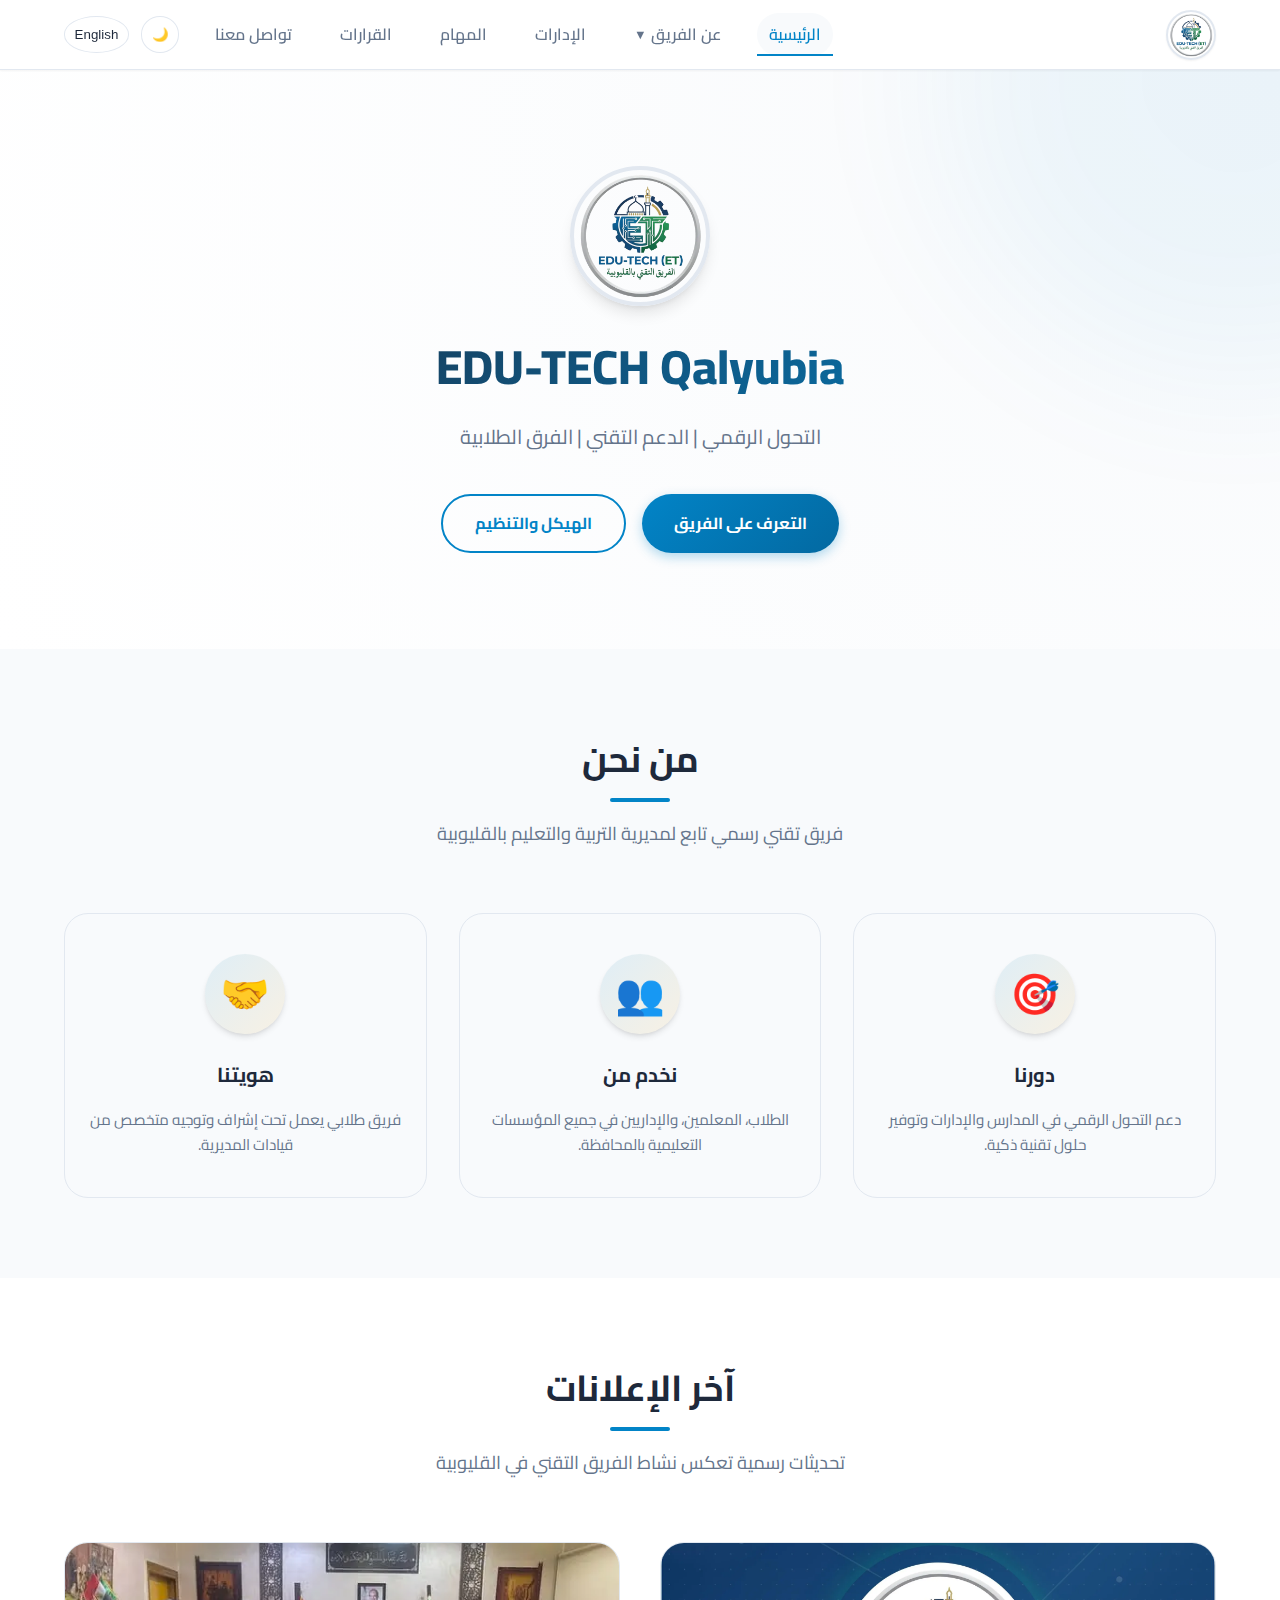
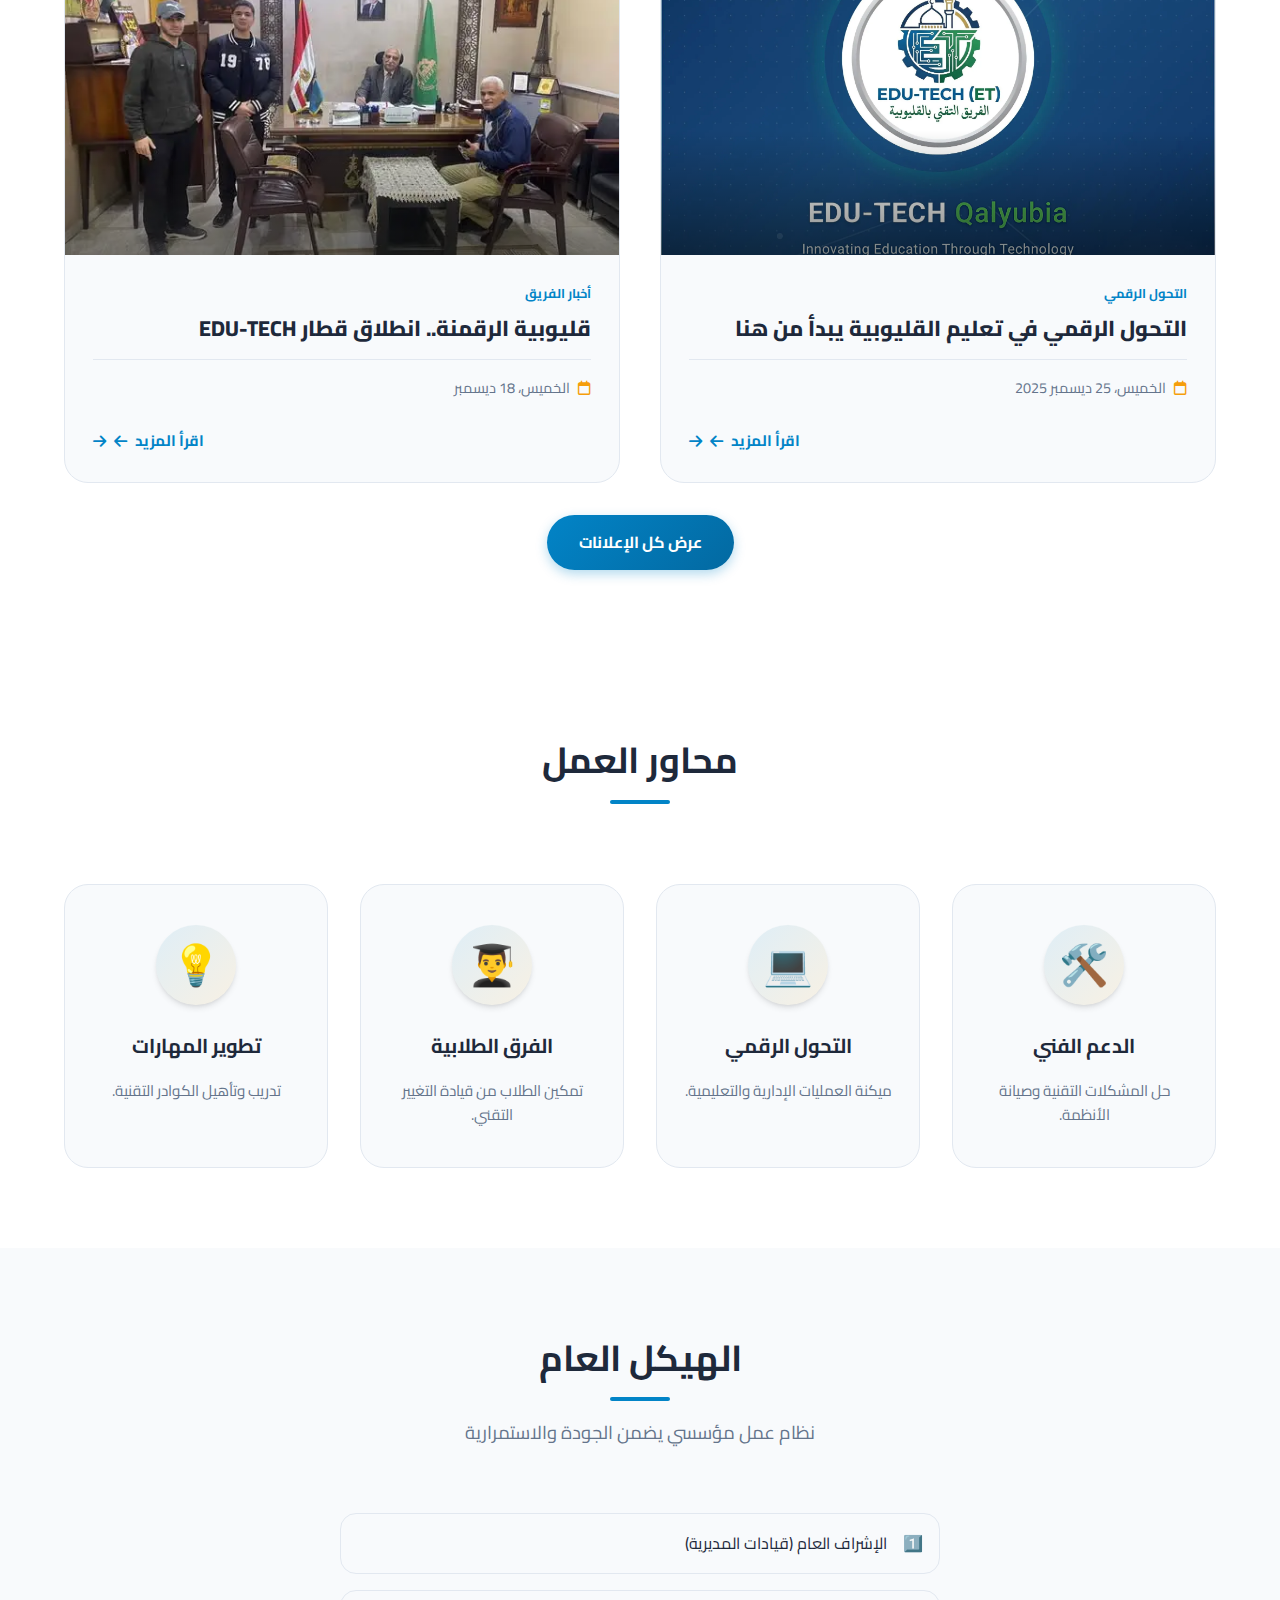
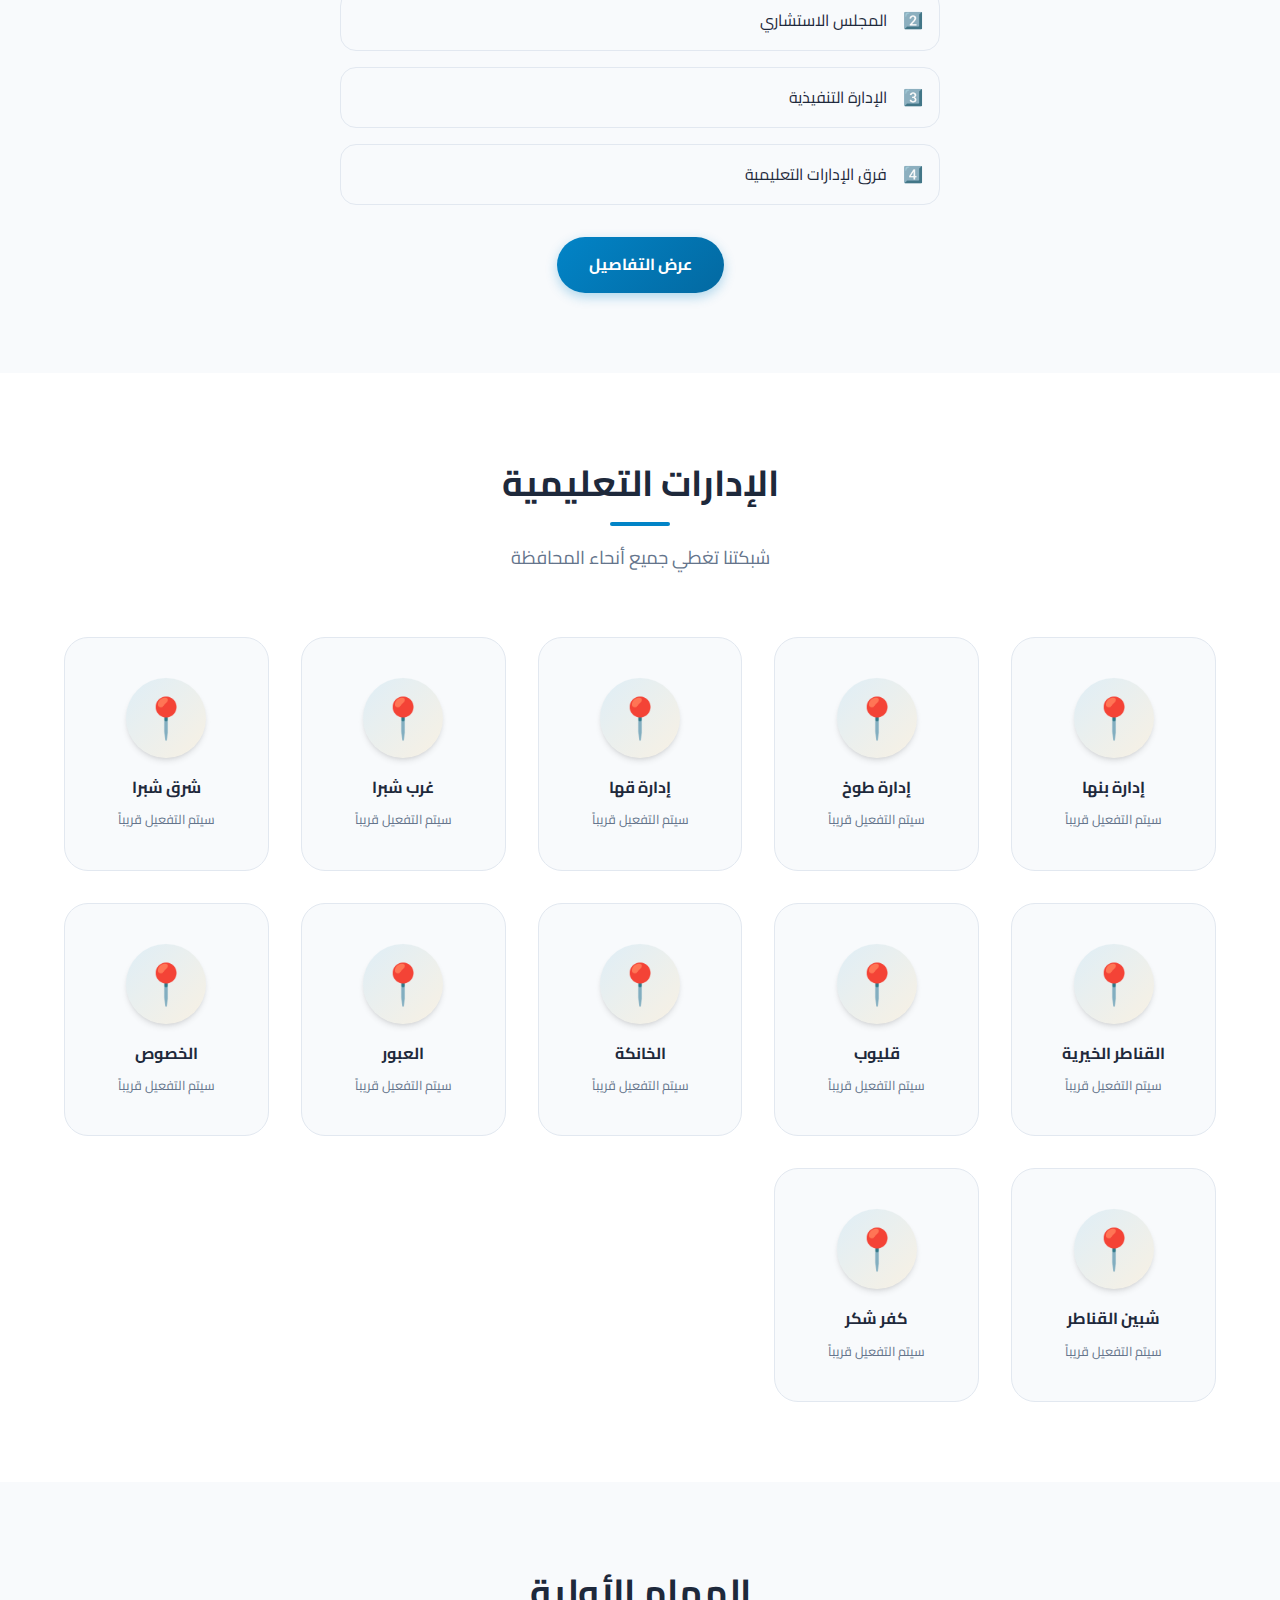
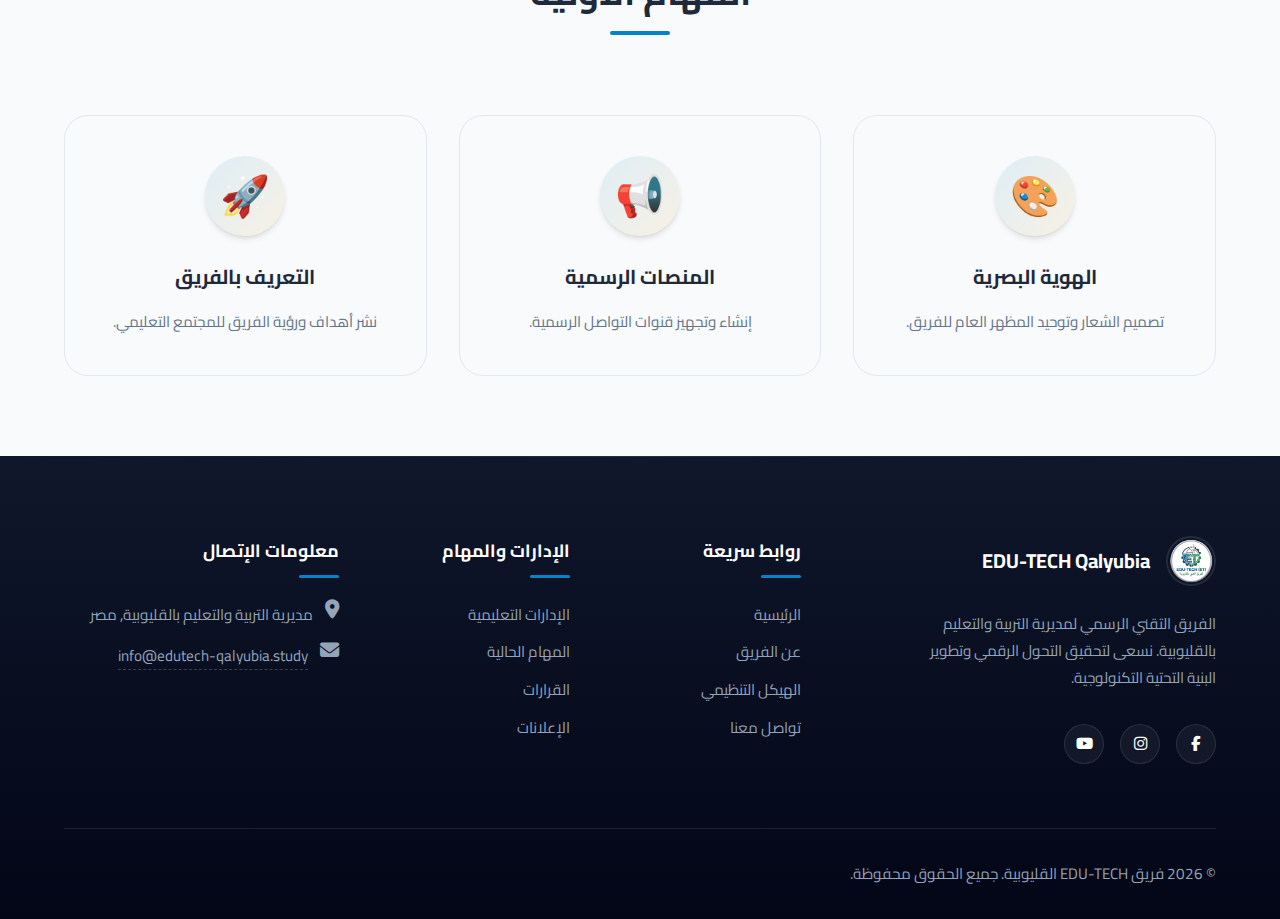
<file: index.html>
<!DOCTYPE html>
<html lang="ar" dir="rtl">
<head>
    <meta charset="UTF-8">
    <meta name="viewport" content="width=device-width, initial-scale=1.0">
    <title>EDU-TECH Qalyubia (ET)</title>
    <meta name="description" content="Edu-Tech Qalyubia الفريق التقني الرسمي لمديرية التربية والتعليم بالقليوبية، مصر. بقيادة حسين يحيي حسين. نسعى لتحقيق التحول الرقمي وتطوير التعليم.">
    <link rel="preconnect" href="https://fonts.googleapis.com">
    <link rel="preconnect" href="https://fonts.gstatic.com" crossorigin>
    <link href="https://fonts.googleapis.com/css2?family=Cairo:wght@400;600;700&family=Inter:wght@400;600;700&display=swap" rel="stylesheet">
    <link rel="stylesheet" href="assets/css/style.css">
    <link rel="icon" type="image/png" sizes="96x96" href="assets/images/favicon.png">
    <link rel="stylesheet" href="https://cdnjs.cloudflare.com/ajax/libs/font-awesome/6.4.0/css/all.min.css">
    <script async src="https://www.googletagmanager.com/gtag/js?id=G-F6LTPEJK5V"></script>
    <script id="Cookiebot" src="https://consent.cookiebot.com/uc.js" data-cbid="67b76bf8-85f2-4d11-9f51-991c5b2c23f1" type="text/javascript" async></script>
    <script>
      window.dataLayer = window.dataLayer || [];
      function gtag(){dataLayer.push(arguments);}
      gtag('js', new Date());
      gtag('config', 'G-F6LTPEJK5V');
    </script>
</head>
<body>
    <header class="header">
        <div class="container">
            <a href="index" class="logo">
                <img src="assets/images/logo.webp" width="2813" height="2813" alt="EDU-TECH Qalyubia" loading="lazy">
            </a>

            <div class="hamburger" id="hamburger">
                <span class="bar"></span>
                <span class="bar"></span>
                <span class="bar"></span>
            </div>

            <nav class="nav-menu" id="nav-menu">
                <a href="index" class="nav-link active">
                    <span class="lang-ar">الرئيسية</span>
                    <span class="lang-en">Home</span>
                </a>
                
                <div class="dropdown">
                    <a href="about" class="nav-link dropdown-toggle">
                        <span class="lang-ar">عن الفريق</span>
                        <span class="lang-en">About Team</span>
                        <span class="dropdown-arrow">▼</span>
                    </a>
                    <div class="dropdown-menu">
                        <a href="about" class="dropdown-item">
                            <span class="lang-ar">عن الفريق</span>
                            <span class="lang-en">About Team</span>
                        </a>
                        <a href="team" class="dropdown-item">
                            <span class="lang-ar">الأعضاء</span>
                            <span class="lang-en">Members</span>
                        </a>
                        <a href="structure" class="dropdown-item">
                            <span class="lang-ar">الهيكل التنظيمي</span>
                            <span class="lang-en">Structure</span>
                        </a>
                    </div>
                </div>

                <a href="administrations" class="nav-link">
                    <span class="lang-ar">الإدارات</span>
                    <span class="lang-en">Administrations</span>
                </a>
                <a href="tasks" class="nav-link">
                    <span class="lang-ar">المهام</span>
                    <span class="lang-en">Tasks</span>
                </a>
                <a href="decisions" class="nav-link">
                    <span class="lang-ar">القرارات</span>
                    <span class="lang-en">Decisions</span>
                </a>
                <a href="contact" class="nav-link">
                    <span class="lang-ar">تواصل معنا</span>
                    <span class="lang-en">Contact</span>
                </a>
                
                <div class="controls">
                    <button id="theme-toggle" class="btn-icon" aria-label="Toggle Theme">🌙</button>
                    <button id="lang-toggle" class="btn-icon" aria-label="Toggle Language">English</button>
                </div>
            </nav>
        </div>
    </header>

    <main>
        <!-- 1. Hero Section -->
        <section class="hero">
            <div class="container animate-fade-in">
                <img src="assets/images/logo-small.webp" width="500" height="500" alt="EDU-TECH Qalyubia Logo" class="hero-logo">
                <h1 class="hero-title">
                    <span class="lang-ar">EDU-TECH Qalyubia</span>
                    <span class="lang-en">EDU-TECH Qalyubia</span>
                </h1>
                <p class="hero-subtitle">
                    <span class="lang-ar">التحول الرقمي | الدعم التقني | الفرق الطلابية</span>
                    <span class="lang-en">Digital Transformation | Technical Support | Student Teams</span>
                </p>
                <div class="hero-actions">
                    <a href="about" class="btn btn-primary">
                        <span class="lang-ar">التعرف على الفريق</span>
                        <span class="lang-en">About the Team</span>
                    </a>
                    <a href="structure" class="btn btn-outline">
                        <span class="lang-ar">الهيكل والتنظيم</span>
                        <span class="lang-en">Organization Structure</span>
                    </a>
                </div>
            </div>
        </section>

        <!-- 2. Brief About Section -->
        <section class="features" style="background-color: var(--surface);">
            <div class="container">
                <div class="section-header">
                    <h2>
                        <span class="lang-ar">من نحن</span>
                        <span class="lang-en">Who We Are</span>
                    </h2>
                    <p>
                        <span class="lang-ar">فريق تقني رسمي تابع لمديرية التربية والتعليم بالقليوبية</span>
                        <span class="lang-en">Official technical team of Qalyubia Directorate of Education</span>
                    </p>
                </div>
                <div class="grid-3">
                    <div class="modern-card">
                        <div class="icon-box">🎯</div>
                        <h3>
                            <span class="lang-ar">دورنا</span>
                            <span class="lang-en">Our Role</span>
                        </h3>
                        <p>
                            <span class="lang-ar">دعم التحول الرقمي في المدارس والإدارات وتوفير حلول تقنية ذكية.</span>
                            <span class="lang-en">Supporting digital transformation in schools and administrations and providing smart technical solutions.</span>
                        </p>
                    </div>
                    <div class="modern-card">
                        <div class="icon-box">👥</div>
                        <h3>
                            <span class="lang-ar">نخدم من</span>
                            <span class="lang-en">Who We Serve</span>
                        </h3>
                        <p>
                            <span class="lang-ar">الطلاب، المعلمين، والإداريين في جميع المؤسسات التعليمية بالمحافظة.</span>
                            <span class="lang-en">Students, teachers, and administrators in all educational institutions in the governorate.</span>
                        </p>
                    </div>
                    <div class="modern-card">
                        <div class="icon-box">🤝</div>
                        <h3>
                            <span class="lang-ar">هويتنا</span>
                            <span class="lang-en">Our Identity</span>
                        </h3>
                        <p>
                            <span class="lang-ar">فريق طلابي يعمل تحت إشراف وتوجيه متخصص من قيادات المديرية.</span>
                            <span class="lang-en">A student team working under specialized supervision and guidance from Directorate leaders.</span>
                        </p>
                    </div>
                </div>
            </div>
        </section>

        <section class="features">
            <div class="container animate-fade-in">
                <div class="section-header">
                    <h2>
                        <span class="lang-ar">آخر الإعلانات</span>
                        <span class="lang-en">Latest Announcements</span>
                    </h2>
                    <p>
                        <span class="lang-ar">تحديثات رسمية تعكس نشاط الفريق التقني في القليوبية</span>
                        <span class="lang-en">Official updates reflecting the team's activity in Qalyubia</span>
                    </p>
                </div>
                <div class="news-list">
                    <article class="news-card">
                        <div class="news-image-wrapper">
                            <img src="assets/images/Thursday,_December_25,_2025_at_8_12_PM.webp" width="2048" height="2025" alt="التحول الرقمي في تعليم القليوبية يبدأ من هنا" class="news-image">
                            <div class="news-overlay"></div>
                        </div>
                        <div class="news-content">
                            <span class="news-category">
                                <span class="lang-ar">التحول الرقمي</span>
                                <span class="lang-en">Digital Transformation</span>
                            </span>
                            <h3 class="news-title">
                                <span class="lang-ar">التحول الرقمي في تعليم القليوبية يبدأ من هنا</span>
                                <span class="lang-en">Digital Transformation in Qalyubia Education Starts Here</span>
                            </h3>
                            <div class="news-meta">
                                <i class="fa-regular fa-calendar"></i>
                                <span class="lang-ar">الخميس، 25 ديسمبر 2025</span>
                                <span class="lang-en">Thu, Dec 25, 2025</span>
                            </div>
                        </div>
                        <div class="news-actions">
                            <a href="news-digital-transformation-qalyubia-starts-here" class="btn-news">
                                <span class="lang-ar">اقرأ المزيد</span>
                                <span class="lang-en">Read More</span>
                                <i class="fa-solid fa-arrow-left lang-ar-only"></i>
                                <i class="fa-solid fa-arrow-right lang-en-only"></i>
                            </a>
                        </div>
                    </article>

                    <article class="news-card">
                        <div class="news-image-wrapper">
                            <img src="assets/images/December_18_at_1_59_PM_.webp" width="590" height="443" alt="قليوبية الرقمنة.. انطلاق قطار EDU-TECH" class="news-image" loading="lazy">
                            <div class="news-overlay"></div>
                        </div>
                        <div class="news-content">
                            <span class="news-category">
                                <span class="lang-ar">أخبار الفريق</span>
                                <span class="lang-en">Team News</span>
                            </span>
                            <h3 class="news-title">
                                <span class="lang-ar">قليوبية الرقمنة.. انطلاق قطار EDU-TECH</span>
                                <span class="lang-en">Qalyubia Digitization.. EDU-TECH Train Launches</span>
                            </h3>
                            <div class="news-meta">
                                <i class="fa-regular fa-calendar"></i>
                                <span class="lang-ar">الخميس، 18 ديسمبر</span>
                                <span class="lang-en">Thu, Dec 18</span>
                            </div>
                        </div>
                        <div class="news-actions">
                            <a href="news-qalyubia-digitization-et-launch" class="btn-news">
                                <span class="lang-ar">اقرأ المزيد</span>
                                <span class="lang-en">Read More</span>
                                <i class="fa-solid fa-arrow-left lang-ar-only"></i>
                                <i class="fa-solid fa-arrow-right lang-en-only"></i>
                            </a>
                        </div>
                    </article>
                </div>
                <div style="text-align: center; margin-top: 2rem;">
                    <a href="announcements" class="btn btn-primary">
                        <span class="lang-ar">عرض كل الإعلانات</span>
                        <span class="lang-en">View All Announcements</span>
                    </a>
                </div>
            </div>
        </section>

        <!-- 3. Work Pillars -->
        <section class="features">
            <div class="container">
                <div class="section-header">
                    <h2>
                        <span class="lang-ar">محاور العمل</span>
                        <span class="lang-en">Focus Areas</span>
                    </h2>
                </div>
                <div class="grid-3" style="grid-template-columns: repeat(auto-fit, minmax(250px, 1fr));">
                    <div class="modern-card">
                        <div class="icon-box">🛠️</div>
                        <h3>
                            <span class="lang-ar">الدعم الفني</span>
                            <span class="lang-en">Technical Support</span>
                        </h3>
                        <p>
                            <span class="lang-ar">حل المشكلات التقنية وصيانة الأنظمة.</span>
                            <span class="lang-en">Solving technical problems and system maintenance.</span>
                        </p>
                    </div>
                    <div class="modern-card">
                        <div class="icon-box">💻</div>
                        <h3>
                            <span class="lang-ar">التحول الرقمي</span>
                            <span class="lang-en">Digital Transformation</span>
                        </h3>
                        <p>
                            <span class="lang-ar">ميكنة العمليات الإدارية والتعليمية.</span>
                            <span class="lang-en">Digitizing administrative and educational processes.</span>
                        </p>
                    </div>
                    <div class="modern-card">
                        <div class="icon-box">👨‍🎓</div>
                        <h3>
                            <span class="lang-ar">الفرق الطلابية</span>
                            <span class="lang-en">Student Teams</span>
                        </h3>
                        <p>
                            <span class="lang-ar">تمكين الطلاب من قيادة التغيير التقني.</span>
                            <span class="lang-en">Empowering students to lead technical change.</span>
                        </p>
                    </div>
                    <div class="modern-card">
                        <div class="icon-box">💡</div>
                        <h3>
                            <span class="lang-ar">تطوير المهارات</span>
                            <span class="lang-en">Skill Development</span>
                        </h3>
                        <p>
                            <span class="lang-ar">تدريب وتأهيل الكوادر التقنية.</span>
                            <span class="lang-en">Training and qualifying technical cadres.</span>
                        </p>
                    </div>
                </div>
            </div>
        </section>

        <!-- 4. Structure Preview -->
        <section class="features" style="background-color: var(--surface);">
            <div class="container">
                <div class="section-header">
                    <h2>
                        <span class="lang-ar">الهيكل العام</span>
                        <span class="lang-en">Organizational Structure</span>
                    </h2>
                    <p>
                        <span class="lang-ar">نظام عمل مؤسسي يضمن الجودة والاستمرارية</span>
                        <span class="lang-en">Institutional work system ensuring quality and continuity</span>
                    </p>
                </div>
                
                <div style="max-width: 600px; margin: 0 auto 2rem; display: flex; flex-direction: column; gap: 1rem;">
                    <div class="card" style="padding: 1rem; display: flex; align-items: center; gap: 1rem;">
                        <span>1️⃣</span>
                        <span>
                            <span class="lang-ar">الإشراف العام (قيادات المديرية)</span>
                            <span class="lang-en">General Supervision (Directorate Leaders)</span>
                        </span>
                    </div>
                    <div class="card" style="padding: 1rem; display: flex; align-items: center; gap: 1rem;">
                        <span>2️⃣</span>
                        <span>
                            <span class="lang-ar">المجلس الاستشاري</span>
                            <span class="lang-en">Advisory Board</span>
                        </span>
                    </div>
                    <div class="card" style="padding: 1rem; display: flex; align-items: center; gap: 1rem;">
                        <span>3️⃣</span>
                        <span>
                            <span class="lang-ar">الإدارة التنفيذية</span>
                            <span class="lang-en">Executive Management</span>
                        </span>
                    </div>
                    <div class="card" style="padding: 1rem; display: flex; align-items: center; gap: 1rem;">
                        <span>4️⃣</span>
                        <span>
                            <span class="lang-ar">فرق الإدارات التعليمية</span>
                            <span class="lang-en">Educational Administration Teams</span>
                        </span>
                    </div>
                </div>
                
                <div style="text-align: center;">
                    <a href="structure" class="btn btn-primary">
                        <span class="lang-ar">عرض التفاصيل</span>
                        <span class="lang-en">View Details</span>
                    </a>
                </div>
            </div>
        </section>

        <!-- 5. Educational Administrations -->
        <section class="features">
            <div class="container">
                <div class="section-header">
                    <h2>
                        <span class="lang-ar">الإدارات التعليمية</span>
                        <span class="lang-en">Educational Administrations</span>
                    </h2>
                    <p>
                        <span class="lang-ar">شبكتنا تغطي جميع أنحاء المحافظة</span>
                        <span class="lang-en">Our network covers the entire governorate</span>
                    </p>
                </div>
                <div class="grid-3" style="grid-template-columns: repeat(auto-fill, minmax(200px, 1fr));">
                    <div class="modern-card">
                        <div class="icon-box" style="margin-bottom: 1rem;">📍</div>
                        <h4 style="margin-bottom: 0.5rem;">
                            <span class="lang-ar">إدارة بنها</span>
                            <span class="lang-en">Benha Admin</span>
                        </h4>
                        <p style="font-size: 0.8rem; color: var(--text-muted); margin: 0;">
                            <span class="lang-ar">سيتم التفعيل قريباً</span>
                            <span class="lang-en">Coming Soon</span>
                        </p>
                    </div>
                    <div class="modern-card">
                        <div class="icon-box" style="margin-bottom: 1rem;">📍</div>
                        <h4 style="margin-bottom: 0.5rem;">
                            <span class="lang-ar">إدارة طوخ</span>
                            <span class="lang-en">Toukh Admin</span>
                        </h4>
                        <p style="font-size: 0.8rem; color: var(--text-muted); margin: 0;">
                            <span class="lang-ar">سيتم التفعيل قريباً</span>
                            <span class="lang-en">Coming Soon</span>
                        </p>
                    </div>
                    <div class="modern-card">
                        <div class="icon-box" style="margin-bottom: 1rem;">📍</div>
                        <h4 style="margin-bottom: 0.5rem;">
                            <span class="lang-ar">إدارة قها</span>
                            <span class="lang-en">Qaha Admin</span>
                        </h4>
                        <p style="font-size: 0.8rem; color: var(--text-muted); margin: 0;">
                            <span class="lang-ar">سيتم التفعيل قريباً</span>
                            <span class="lang-en">Coming Soon</span>
                        </p>
                    </div>
                    <div class="modern-card">
                        <div class="icon-box" style="margin-bottom: 1rem;">📍</div>
                        <h4 style="margin-bottom: 0.5rem;">
                            <span class="lang-ar">غرب شبرا</span>
                            <span class="lang-en">West Shubra</span>
                        </h4>
                        <p style="font-size: 0.8rem; color: var(--text-muted); margin: 0;">
                            <span class="lang-ar">سيتم التفعيل قريباً</span>
                            <span class="lang-en">Coming Soon</span>
                        </p>
                    </div>
                    <div class="modern-card">
                        <div class="icon-box" style="margin-bottom: 1rem;">📍</div>
                        <h4 style="margin-bottom: 0.5rem;">
                            <span class="lang-ar">شرق شبرا</span>
                            <span class="lang-en">East Shubra</span>
                        </h4>
                        <p style="font-size: 0.8rem; color: var(--text-muted); margin: 0;">
                            <span class="lang-ar">سيتم التفعيل قريباً</span>
                            <span class="lang-en">Coming Soon</span>
                        </p>
                    </div>
                    <div class="modern-card">
                        <div class="icon-box" style="margin-bottom: 1rem;">📍</div>
                        <h4 style="margin-bottom: 0.5rem;">
                            <span class="lang-ar">القناطر الخيرية</span>
                            <span class="lang-en">Qanater</span>
                        </h4>
                        <p style="font-size: 0.8rem; color: var(--text-muted); margin: 0;">
                            <span class="lang-ar">سيتم التفعيل قريباً</span>
                            <span class="lang-en">Coming Soon</span>
                        </p>
                    </div>
                    <div class="modern-card">
                        <div class="icon-box" style="margin-bottom: 1rem;">📍</div>
                        <h4 style="margin-bottom: 0.5rem;">
                            <span class="lang-ar">قليوب</span>
                            <span class="lang-en">Qalyub</span>
                        </h4>
                        <p style="font-size: 0.8rem; color: var(--text-muted); margin: 0;">
                            <span class="lang-ar">سيتم التفعيل قريباً</span>
                            <span class="lang-en">Coming Soon</span>
                        </p>
                    </div>
                    <div class="modern-card">
                        <div class="icon-box" style="margin-bottom: 1rem;">📍</div>
                        <h4 style="margin-bottom: 0.5rem;">
                            <span class="lang-ar">الخانكة</span>
                            <span class="lang-en">Khanka</span>
                        </h4>
                        <p style="font-size: 0.8rem; color: var(--text-muted); margin: 0;">
                            <span class="lang-ar">سيتم التفعيل قريباً</span>
                            <span class="lang-en">Coming Soon</span>
                        </p>
                    </div>
                     <div class="modern-card">
                        <div class="icon-box" style="margin-bottom: 1rem;">📍</div>
                        <h4 style="margin-bottom: 0.5rem;">
                            <span class="lang-ar">العبور</span>
                            <span class="lang-en">Obour</span>
                        </h4>
                        <p style="font-size: 0.8rem; color: var(--text-muted); margin: 0;">
                            <span class="lang-ar">سيتم التفعيل قريباً</span>
                            <span class="lang-en">Coming Soon</span>
                        </p>
                    </div>
                     <div class="modern-card">
                        <div class="icon-box" style="margin-bottom: 1rem;">📍</div>
                        <h4 style="margin-bottom: 0.5rem;">
                            <span class="lang-ar">الخصوص</span>
                            <span class="lang-en">Khusus</span>
                        </h4>
                        <p style="font-size: 0.8rem; color: var(--text-muted); margin: 0;">
                            <span class="lang-ar">سيتم التفعيل قريباً</span>
                            <span class="lang-en">Coming Soon</span>
                        </p>
                    </div>
                     <div class="modern-card">
                        <div class="icon-box" style="margin-bottom: 1rem;">📍</div>
                        <h4 style="margin-bottom: 0.5rem;">
                            <span class="lang-ar">شبين القناطر</span>
                            <span class="lang-en">Shebin El Qanater</span>
                        </h4>
                        <p style="font-size: 0.8rem; color: var(--text-muted); margin: 0;">
                            <span class="lang-ar">سيتم التفعيل قريباً</span>
                            <span class="lang-en">Coming Soon</span>
                        </p>
                    </div>
                     <div class="modern-card">
                        <div class="icon-box" style="margin-bottom: 1rem;">📍</div>
                        <h4 style="margin-bottom: 0.5rem;">
                            <span class="lang-ar">كفر شكر</span>
                            <span class="lang-en">Kafr Shukr</span>
                        </h4>
                        <p style="font-size: 0.8rem; color: var(--text-muted); margin: 0;">
                            <span class="lang-ar">سيتم التفعيل قريباً</span>
                            <span class="lang-en">Coming Soon</span>
                        </p>
                    </div>
                </div>
            </div>
        </section>

        <!-- 6. Initial Tasks -->
        <section class="features" style="background-color: var(--surface);">
            <div class="container">
                <div class="section-header">
                    <h2>
                        <span class="lang-ar">المهام الأولية</span>
                        <span class="lang-en">Initial Tasks</span>
                    </h2>
                </div>
                <div class="grid-3">
                    <div class="modern-card">
                        <div class="icon-box">🎨</div>
                        <h3>
                            <span class="lang-ar">الهوية البصرية</span>
                            <span class="lang-en">Visual Identity</span>
                        </h3>
                        <p>
                            <span class="lang-ar">تصميم الشعار وتوحيد المظهر العام للفريق.</span>
                            <span class="lang-en">Designing the logo and unifying the team's general appearance.</span>
                        </p>
                    </div>
                    <div class="modern-card">
                        <div class="icon-box">📢</div>
                        <h3>
                            <span class="lang-ar">المنصات الرسمية</span>
                            <span class="lang-en">Official Platforms</span>
                        </h3>
                        <p>
                            <span class="lang-ar">إنشاء وتجهيز قنوات التواصل الرسمية.</span>
                            <span class="lang-en">Creating and preparing official communication channels.</span>
                        </p>
                    </div>
                    <div class="modern-card">
                        <div class="icon-box">🚀</div>
                        <h3>
                            <span class="lang-ar">التعريف بالفريق</span>
                            <span class="lang-en">Team Introduction</span>
                        </h3>
                        <p>
                            <span class="lang-ar">نشر أهداف ورؤية الفريق للمجتمع التعليمي.</span>
                            <span class="lang-en">Publishing the team's goals and vision to the educational community.</span>
                        </p>
                    </div>
                </div>
            </div>
        </section>

        <!-- 7. Contact Section Removed (Redundant with Footer) -->
    </main>

    <footer class="footer-modern">
        <div class="container">
            <div class="footer-top">
                <div class="footer-brand-col">
                    <a href="index" class="footer-logo-link">
                        <img src="assets/images/logo.webp" width="2813" height="2813" alt="Logo" class="footer-logo" loading="lazy">
                        <span>
                            <span class="lang-ar">EDU-TECH Qalyubia</span>
                            <span class="lang-en">EDU-TECH Qalyubia</span>
                        </span>
                    </a>
                    <p class="footer-desc">
                        <span class="lang-ar">الفريق التقني الرسمي لمديرية التربية والتعليم بالقليوبية. نسعى لتحقيق التحول الرقمي وتطوير البنية التحتية التكنولوجية.</span>
                        <span class="lang-en">Official technical team of Qalyubia Directorate of Education. We aim to achieve digital transformation and develop technical infrastructure.</span>
                    </p>
                    <div class="social-links">
                        <a href="https://www.facebook.com/ETQal/" target="_blank" rel="noopener noreferrer" data-label-ar="صفحة EDU-TECH القليوبية على فيسبوك" data-label-en="EDU-TECH Qalyubia Facebook Page" aria-label="صفحة EDU-TECH القليوبية على فيسبوك" title="صفحة EDU-TECH القليوبية على فيسبوك"><i class="fab fa-facebook-f"></i></a>
                        <a href="https://www.instagram.com/edutech_eg/" target="_blank" rel="noopener noreferrer" data-label-ar="حساب EDU-TECH الرسمي على إنستجرام" data-label-en="Official EDU-TECH Instagram Account" aria-label="حساب EDU-TECH الرسمي على إنستجرام" title="حساب EDU-TECH الرسمي على إنستجرام"><i class="fab fa-instagram"></i></a>
                        <a href="https://www.youtube.com/@EDUTEC-egy" target="_blank" rel="noopener noreferrer" data-label-ar="قناة EDU-TECH التعليمية على يوتيوب" data-label-en="EDU-TECH Educational YouTube Channel" aria-label="قناة EDU-TECH التعليمية على يوتيوب" title="قناة EDU-TECH التعليمية على يوتيوب"><i class="fab fa-youtube"></i></a>
                    </div>
                </div>

                <div class="footer-links-col">
                    <h3>
                        <span class="lang-ar">روابط سريعة</span>
                        <span class="lang-en">Quick Links</span>
                    </h3>
                    <ul>
                        <li><a href="index"><span class="lang-ar">الرئيسية</span><span class="lang-en">Home</span></a></li>
                        <li><a href="about"><span class="lang-ar">عن الفريق</span><span class="lang-en">About Team</span></a></li>
                        <li><a href="structure"><span class="lang-ar">الهيكل التنظيمي</span><span class="lang-en">Structure</span></a></li>
                        <li><a href="contact"><span class="lang-ar">تواصل معنا</span><span class="lang-en">Contact</span></a></li>
                    </ul>
                </div>

                <div class="footer-links-col">
                    <h3>
                        <span class="lang-ar">الإدارات والمهام</span>
                        <span class="lang-en">Admins & Tasks</span>
                    </h3>
                    <ul>
                        <li><a href="administrations"><span class="lang-ar">الإدارات التعليمية</span><span class="lang-en">Administrations</span></a></li>
                        <li><a href="tasks"><span class="lang-ar">المهام الحالية</span><span class="lang-en">Current Tasks</span></a></li>
                        <li><a href="decisions"><span class="lang-ar">القرارات</span><span class="lang-en">Decisions</span></a></li>
                        <li><a href="announcements"><span class="lang-ar">الإعلانات</span><span class="lang-en">Announcements</span></a></li>
                    </ul>
                </div>

                <div class="footer-contact-col">
                    <h3>
                        <span class="lang-ar">معلومات الإتصال</span>
                        <span class="lang-en">Contact Info</span>
                    </h3>
                    <ul class="contact-list">
                        <li>
                            <i class="fas fa-map-marker-alt icon"></i>
                            <span>
                                <span class="lang-ar">مديرية التربية والتعليم بالقليوبية, مصر</span>
                                <span class="lang-en">Qalyubia Directorate of Education, Egypt</span>
                            </span>
                        </li>
                        <li>
                            <i class="fas fa-envelope icon"></i>
                            <a href="mailto:info@edutech-qalyubia.study">info@edutech-qalyubia.study</a>
                        </li>
                    </ul>
                </div>
            </div>

            <div class="footer-bottom">
                <p>
                    <span class="lang-ar">&copy; <span class="current-year"></span> فريق EDU-TECH القليوبية. جميع الحقوق محفوظة.</span>
                    <span class="lang-en">&copy; <span class="current-year"></span> EDU-TECH Qalyubia Team. All rights reserved.</span>
                </p>
            </div>
        </div>
    </footer>

    <script src="assets/js/main.js"></script>
</body>
</html>
</file>
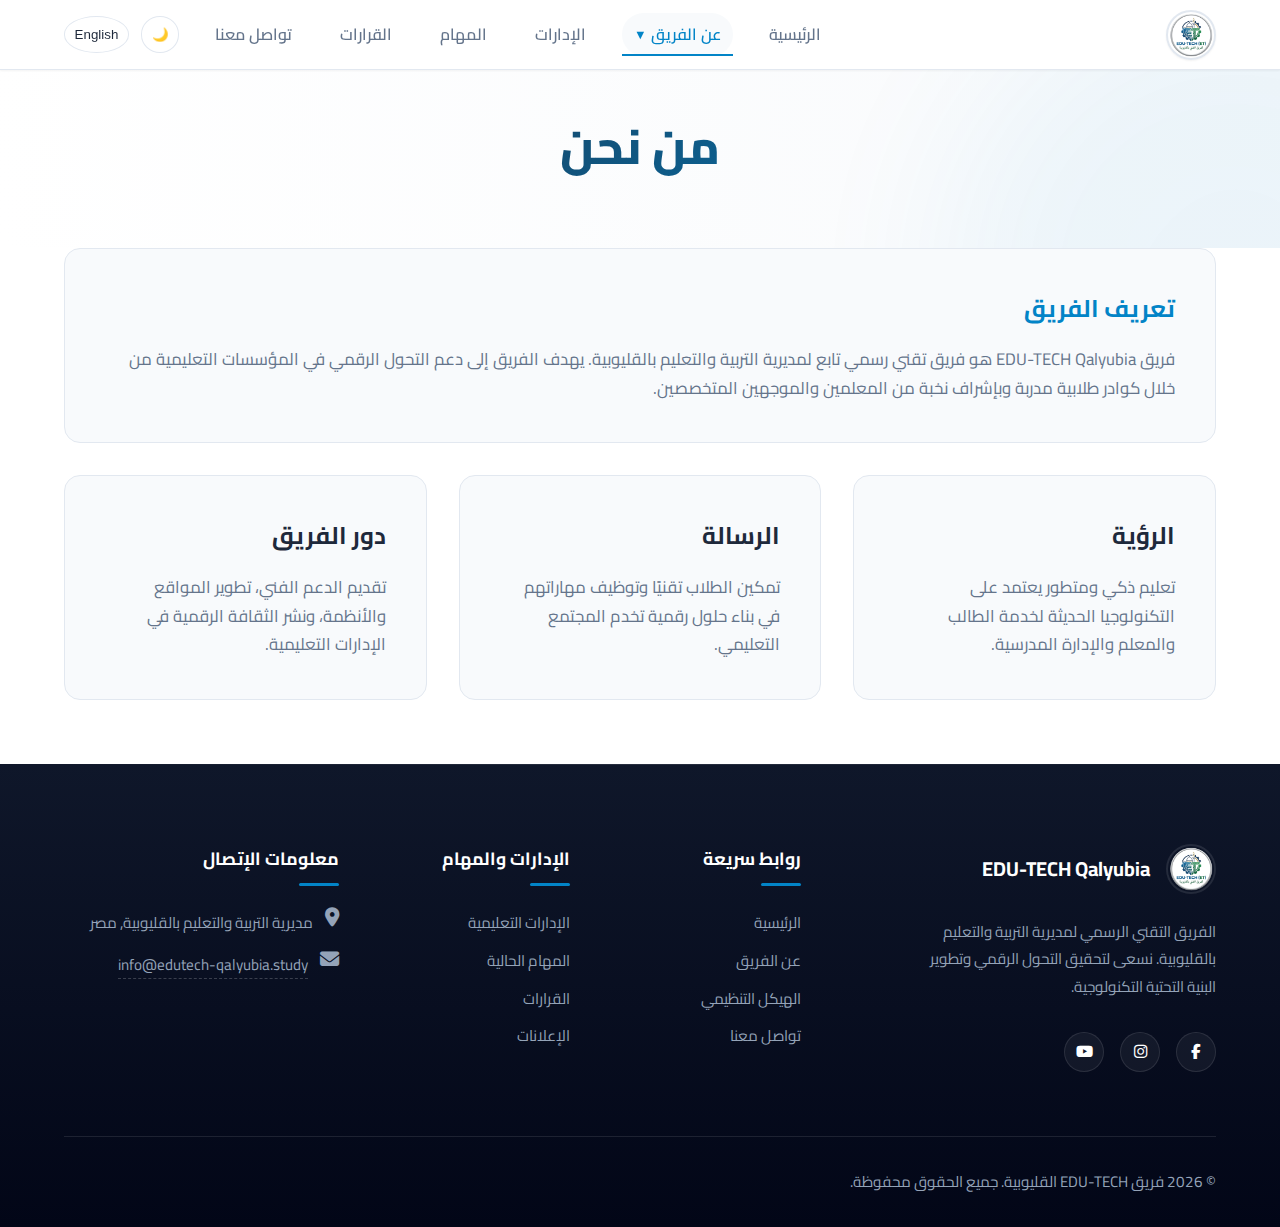
<file: about.html>
<!DOCTYPE html>
<html lang="ar" dir="rtl">
<head>
    <meta charset="UTF-8">
    <meta name="viewport" content="width=device-width, initial-scale=1.0">
    <title>عن الفريق - EDU-TECH Qalyubia</title>
    <meta name="description" content="Edu-Tech Qalyubia الفريق التقني الرسمي لمديرية التربية والتعليم بالقليوبية، مصر. بقيادة حسين يحيي حسين. نسعى لتحقيق التحول الرقمي وتطوير التعليم.">
    <link rel="preconnect" href="https://fonts.googleapis.com">
    <link rel="preconnect" href="https://fonts.gstatic.com" crossorigin>
    <link href="https://fonts.googleapis.com/css2?family=Cairo:wght@400;600;700&family=Inter:wght@400;600;700&display=swap" rel="stylesheet">
    <link rel="stylesheet" href="assets/css/style.css">
    <link rel="icon" type="image/png" sizes="96x96" href="assets/images/favicon.png">
    <link rel="stylesheet" href="https://cdnjs.cloudflare.com/ajax/libs/font-awesome/6.4.0/css/all.min.css">
    <script async src="https://www.googletagmanager.com/gtag/js?id=G-F6LTPEJK5V"></script>
    <script id="Cookiebot" src="https://consent.cookiebot.com/uc.js" data-cbid="67b76bf8-85f2-4d11-9f51-991c5b2c23f1" type="text/javascript" async></script>
    <script>
      window.dataLayer = window.dataLayer || [];
      function gtag(){dataLayer.push(arguments);}
      gtag('js', new Date());
      gtag('config', 'G-F6LTPEJK5V');
    </script>
</head>
<body>
    <header class="header">
        <div class="container">
            <a href="index" class="logo">
                <img src="assets/images/logo.webp" width="2813" height="2813" alt="EDU-TECH Qalyubia">
            </a>

            <div class="hamburger" id="hamburger">
                <span class="bar"></span>
                <span class="bar"></span>
                <span class="bar"></span>
            </div>

            <nav class="nav-menu" id="nav-menu">
                <a href="index" class="nav-link">
                    <span class="lang-ar">الرئيسية</span>
                    <span class="lang-en">Home</span>
                </a>
                <div class="dropdown">
                    <a href="about" class="nav-link dropdown-toggle active">
                        <span class="lang-ar">عن الفريق</span>
                        <span class="lang-en">About Team</span>
                        <span class="dropdown-arrow">▼</span>
                    </a>
                    <div class="dropdown-menu">
                        <a href="about" class="dropdown-item">
                            <span class="lang-ar">عن الفريق</span>
                            <span class="lang-en">About Team</span>
                        </a>
                        <a href="team" class="dropdown-item">
                            <span class="lang-ar">الأعضاء</span>
                            <span class="lang-en">Members</span>
                        </a>
                        <a href="structure" class="dropdown-item">
                            <span class="lang-ar">الهيكل التنظيمي</span>
                            <span class="lang-en">Structure</span>
                        </a>
                    </div>
                </div>
                <a href="administrations" class="nav-link">
                    <span class="lang-ar">الإدارات</span>
                    <span class="lang-en">Administrations</span>
                </a>
                <a href="tasks" class="nav-link">
                    <span class="lang-ar">المهام</span>
                    <span class="lang-en">Tasks</span>
                </a>
                <a href="decisions" class="nav-link">
                    <span class="lang-ar">القرارات</span>
                    <span class="lang-en">Decisions</span>
                </a>
                <a href="contact" class="nav-link">
                    <span class="lang-ar">تواصل معنا</span>
                    <span class="lang-en">Contact</span>
                </a>
                
                <div class="controls">
                    <button id="theme-toggle" class="btn-icon" aria-label="Toggle Theme">🌙</button>
                    <button id="lang-toggle" class="btn-icon" aria-label="Toggle Language">English</button>
                </div>
            </nav>
        </div>
    </header>

    <main>
        <section class="hero" style="padding: 3rem 0;">
            <div class="container animate-fade-in">
                <h1 class="hero-title">
                    <span class="lang-ar">من نحن</span>
                    <span class="lang-en">About Us</span>
                </h1>
            </div>
        </section>

        <section class="container animate-fade-in" style="padding-bottom: 4rem;">
            <div class="card" style="margin-bottom: 2rem;">
                <h2 class="card-title" style="color: var(--primary);">
                    <span class="lang-ar">تعريف الفريق</span>
                    <span class="lang-en">Team Definition</span>
                </h2>
                <p class="card-text">
                    <span class="lang-ar">
                        فريق EDU-TECH Qalyubia هو فريق تقني رسمي تابع لمديرية التربية والتعليم بالقليوبية. يهدف الفريق إلى دعم التحول الرقمي في المؤسسات التعليمية من خلال كوادر طلابية مدربة وبإشراف نخبة من المعلمين والموجهين المتخصصين.
                    </span>
                    <span class="lang-en">
                        EDU-TECH Qalyubia is an official technical team affiliated with the Qalyubia Directorate of Education. The team aims to support digital transformation in educational institutions through trained student cadres under the supervision of specialized teachers and mentors.
                    </span>
                </p>
            </div>

            <div class="grid-3">
                <div class="card">
                    <h3 class="card-title">
                        <span class="lang-ar">الرؤية</span>
                        <span class="lang-en">Vision</span>
                    </h3>
                    <p class="card-text">
                        <span class="lang-ar">تعليم ذكي ومتطور يعتمد على التكنولوجيا الحديثة لخدمة الطالب والمعلم والإدارة المدرسية.</span>
                        <span class="lang-en">Smart and advanced education relying on modern technology to serve students, teachers, and school administration.</span>
                    </p>
                </div>
                <div class="card">
                    <h3 class="card-title">
                        <span class="lang-ar">الرسالة</span>
                        <span class="lang-en">Mission</span>
                    </h3>
                    <p class="card-text">
                        <span class="lang-ar">تمكين الطلاب تقنيًا وتوظيف مهاراتهم في بناء حلول رقمية تخدم المجتمع التعليمي.</span>
                        <span class="lang-en">Technically empowering students and employing their skills to build digital solutions that serve the educational community.</span>
                    </p>
                </div>
                <div class="card">
                    <h3 class="card-title">
                        <span class="lang-ar">دور الفريق</span>
                        <span class="lang-en">Team Role</span>
                    </h3>
                    <p class="card-text">
                        <span class="lang-ar">تقديم الدعم الفني، تطوير المواقع والأنظمة، ونشر الثقافة الرقمية في الإدارات التعليمية.</span>
                        <span class="lang-en">Providing technical support, developing websites and systems, and spreading digital culture in educational administrations.</span>
                    </p>
                </div>
            </div>
        </section>
    </main>

    <footer class="footer-modern">
        <div class="container">
            <div class="footer-top">
                <div class="footer-brand-col">
                    <a href="index" class="footer-logo-link">
                        <img src="assets/images/logo.webp" width="2813" height="2813" alt="Logo" class="footer-logo" loading="lazy">
                        <span>
                            <span class="lang-ar">EDU-TECH Qalyubia</span>
                            <span class="lang-en">EDU-TECH Qalyubia</span>
                        </span>
                    </a>
                    <p class="footer-desc">
                        <span class="lang-ar">الفريق التقني الرسمي لمديرية التربية والتعليم بالقليوبية. نسعى لتحقيق التحول الرقمي وتطوير البنية التحتية التكنولوجية.</span>
                        <span class="lang-en">Official technical team of Qalyubia Directorate of Education. We aim to achieve digital transformation and develop technical infrastructure.</span>
                    </p>
                    <div class="social-links">
                        <a href="https://www.facebook.com/ETQal/" target="_blank" rel="noopener noreferrer" data-label-ar="صفحة EDU-TECH القليوبية على فيسبوك" data-label-en="EDU-TECH Qalyubia Facebook Page" aria-label="صفحة EDU-TECH القليوبية على فيسبوك" title="صفحة EDU-TECH القليوبية على فيسبوك"><i class="fab fa-facebook-f"></i></a>
                        <a href="https://www.instagram.com/edutech_eg/" target="_blank" rel="noopener noreferrer" data-label-ar="حساب EDU-TECH الرسمي على إنستجرام" data-label-en="Official EDU-TECH Instagram Account" aria-label="حساب EDU-TECH الرسمي على إنستجرام" title="حساب EDU-TECH الرسمي على إنستجرام"><i class="fab fa-instagram"></i></a>
                        <a href="https://www.youtube.com/@EDUTEC-egy" target="_blank" rel="noopener noreferrer" data-label-ar="قناة EDU-TECH التعليمية على يوتيوب" data-label-en="EDU-TECH Educational YouTube Channel" aria-label="قناة EDU-TECH التعليمية على يوتيوب" title="قناة EDU-TECH التعليمية على يوتيوب"><i class="fab fa-youtube"></i></a>
                    </div>
                </div>

                <div class="footer-links-col">
                    <h3>
                        <span class="lang-ar">روابط سريعة</span>
                        <span class="lang-en">Quick Links</span>
                    </h3>
                    <ul>
                        <li><a href="index"><span class="lang-ar">الرئيسية</span><span class="lang-en">Home</span></a></li>
                        <li><a href="about"><span class="lang-ar">عن الفريق</span><span class="lang-en">About Team</span></a></li>
                        <li><a href="structure"><span class="lang-ar">الهيكل التنظيمي</span><span class="lang-en">Structure</span></a></li>
                        <li><a href="contact"><span class="lang-ar">تواصل معنا</span><span class="lang-en">Contact</span></a></li>
                    </ul>
                </div>

                <div class="footer-links-col">
                    <h3>
                        <span class="lang-ar">الإدارات والمهام</span>
                        <span class="lang-en">Admins & Tasks</span>
                    </h3>
                    <ul>
                        <li><a href="administrations"><span class="lang-ar">الإدارات التعليمية</span><span class="lang-en">Administrations</span></a></li>
                        <li><a href="tasks"><span class="lang-ar">المهام الحالية</span><span class="lang-en">Current Tasks</span></a></li>
                        <li><a href="decisions"><span class="lang-ar">القرارات</span><span class="lang-en">Decisions</span></a></li>
                        <li><a href="announcements"><span class="lang-ar">الإعلانات</span><span class="lang-en">Announcements</span></a></li>
                    </ul>
                </div>

                <div class="footer-contact-col">
                    <h3>
                        <span class="lang-ar">معلومات الإتصال</span>
                        <span class="lang-en">Contact Info</span>
                    </h3>
                    <ul class="contact-list">
                        <li>
                            <i class="fas fa-map-marker-alt icon"></i>
                            <span>
                                <span class="lang-ar">مديرية التربية والتعليم بالقليوبية, مصر</span>
                                <span class="lang-en">Qalyubia Directorate of Education, Egypt</span>
                            </span>
                        </li>
                        <li>
                            <i class="fas fa-envelope icon"></i>
                            <a href="mailto:info@edutech-qalyubia.study">info@edutech-qalyubia.study</a>
                        </li>
                    </ul>
                </div>
            </div>

            <div class="footer-bottom">
                <p>
                    <span class="lang-ar">&copy; <span class="current-year"></span> فريق EDU-TECH القليوبية. جميع الحقوق محفوظة.</span>
                    <span class="lang-en">&copy; <span class="current-year"></span> EDU-TECH Qalyubia Team. All rights reserved.</span>
                </p>
            </div>
        </div>
    </footer>

    <script src="assets/js/main.js"></script>
</body>
</html>
</file>
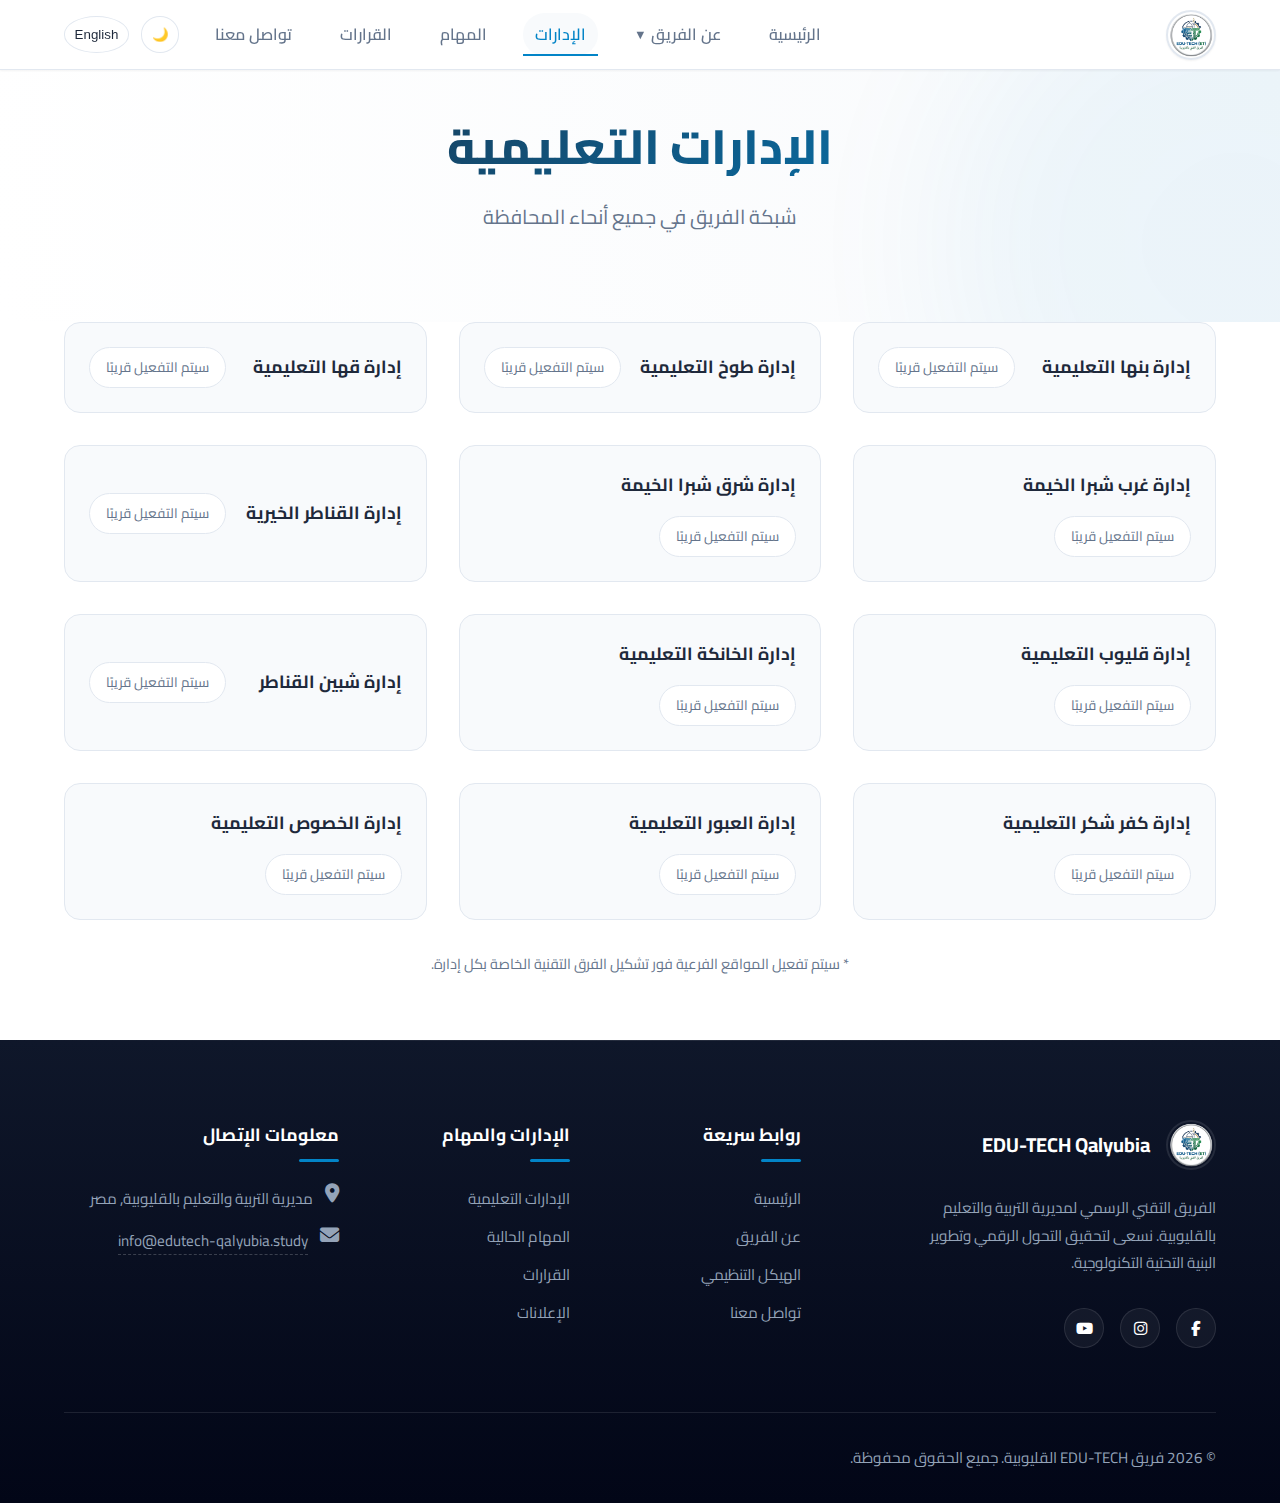
<file: administrations.html>
<!DOCTYPE html>
<html lang="ar" dir="rtl">
<head>
    <meta charset="UTF-8">
    <meta name="viewport" content="width=device-width, initial-scale=1.0">
    <title>الإدارات التعليمية - EDU-TECH Qalyubia</title>
    <meta name="description" content="Edu-Tech Qalyubia الفريق التقني الرسمي لمديرية التربية والتعليم بالقليوبية، مصر. بقيادة حسين يحيي حسين. نسعى لتحقيق التحول الرقمي وتطوير التعليم.">
    <link rel="preconnect" href="https://fonts.googleapis.com">
    <link rel="preconnect" href="https://fonts.gstatic.com" crossorigin>
    <link href="https://fonts.googleapis.com/css2?family=Cairo:wght@400;600;700&family=Inter:wght@400;600;700&display=swap" rel="stylesheet">
    <link rel="stylesheet" href="assets/css/style.css">
    <link rel="icon" type="image/png" sizes="96x96" href="assets/images/favicon.png">
    <link rel="stylesheet" href="https://cdnjs.cloudflare.com/ajax/libs/font-awesome/6.4.0/css/all.min.css">
    <script id="Cookiebot" src="https://consent.cookiebot.com/uc.js" data-cbid="67b76bf8-85f2-4d11-9f51-991c5b2c23f1" type="text/javascript" async></script>
    <style>
        .admin-card {
            background-color: var(--surface);
            border: 1px solid var(--border);
            border-radius: var(--radius);
            padding: 1.5rem;
            display: flex;
            align-items: center;
            justify-content: space-between;
            flex-wrap: wrap;
            gap: 1rem;
            transition: all 0.3s cubic-bezier(0.4, 0, 0.2, 1);
        }
        .admin-card:hover {
            border-color: var(--primary);
            transform: translateY(-5px);
            box-shadow: var(--shadow-lg);
        }
        .admin-name {
            font-weight: 700;
            font-size: 1.1rem;
        }
        .admin-status {
            background-color: var(--bg-body);
            padding: 0.5rem 1rem;
            border-radius: 2rem;
            font-size: 0.85rem;
            color: var(--text-muted);
            border: 1px solid var(--border);
        }
    </style>
    <script async src="https://www.googletagmanager.com/gtag/js?id=G-F6LTPEJK5V"></script>
    <script>
      window.dataLayer = window.dataLayer || [];
      function gtag(){dataLayer.push(arguments);}
      gtag('js', new Date());
      gtag('config', 'G-F6LTPEJK5V');
    </script>
</head>
<body>
    <header class="header">
        <div class="container">
            <a href="index" class="logo">
                <img src="assets/images/logo.webp" width="2813" height="2813" alt="EDU-TECH Qalyubia">
            </a>

            <div class="hamburger" id="hamburger">
                <span class="bar"></span>
                <span class="bar"></span>
                <span class="bar"></span>
            </div>

            <nav class="nav-menu" id="nav-menu">
                <a href="index" class="nav-link">
                    <span class="lang-ar">الرئيسية</span>
                    <span class="lang-en">Home</span>
                </a>
                <div class="dropdown">
                    <a href="about" class="nav-link dropdown-toggle">
                        <span class="lang-ar">عن الفريق</span>
                        <span class="lang-en">About Team</span>
                        <span class="dropdown-arrow">▼</span>
                    </a>
                    <div class="dropdown-menu">
                        <a href="about" class="dropdown-item">
                            <span class="lang-ar">عن الفريق</span>
                            <span class="lang-en">About Team</span>
                        </a>
                        <a href="team" class="dropdown-item">
                            <span class="lang-ar">الأعضاء</span>
                            <span class="lang-en">Members</span>
                        </a>
                        <a href="structure" class="dropdown-item">
                            <span class="lang-ar">الهيكل التنظيمي</span>
                            <span class="lang-en">Structure</span>
                        </a>
                    </div>
                </div>
                <a href="administrations" class="nav-link active">
                    <span class="lang-ar">الإدارات</span>
                    <span class="lang-en">Administrations</span>
                </a>

                <a href="tasks" class="nav-link">
                    <span class="lang-ar">المهام</span>
                    <span class="lang-en">Tasks</span>
                </a>
                <a href="decisions" class="nav-link">
                    <span class="lang-ar">القرارات</span>
                    <span class="lang-en">Decisions</span>
                </a>
                <a href="contact" class="nav-link">
                    <span class="lang-ar">تواصل معنا</span>
                    <span class="lang-en">Contact</span>
                </a>
                
                <div class="controls">
                    <button id="theme-toggle" class="btn-icon" aria-label="Toggle Theme">🌙</button>
                    <button id="lang-toggle" class="btn-icon" aria-label="Toggle Language">English</button>
                </div>
            </nav>
        </div>
    </header>

    <main>
        <section class="hero" style="padding: 3rem 0;">
            <div class="container animate-fade-in">
                <h1 class="hero-title">
                    <span class="lang-ar">الإدارات التعليمية</span>
                    <span class="lang-en">Educational Administrations</span>
                </h1>
                <p class="hero-subtitle">
                    <span class="lang-ar">شبكة الفريق في جميع أنحاء المحافظة</span>
                    <span class="lang-en">The team's network across the governorate</span>
                </p>
            </div>
        </section>

        <section class="container animate-fade-in" style="padding-bottom: 4rem;">
            <div class="grid-3" style="grid-template-columns: repeat(auto-fill, minmax(350px, 1fr));">
                
                <!-- Administration Item -->
                <div class="admin-card">
                    <span class="admin-name">
                        <span class="lang-ar">إدارة بنها التعليمية</span>
                        <span class="lang-en">Benha Educational Administration</span>
                    </span>
                    <span class="admin-status">
                        <span class="lang-ar">سيتم التفعيل قريبًا</span>
                        <span class="lang-en">Coming Soon</span>
                    </span>
                </div>

                <div class="admin-card">
                    <span class="admin-name">
                        <span class="lang-ar">إدارة طوخ التعليمية</span>
                        <span class="lang-en">Toukh Educational Administration</span>
                    </span>
                    <span class="admin-status">
                        <span class="lang-ar">سيتم التفعيل قريبًا</span>
                        <span class="lang-en">Coming Soon</span>
                    </span>
                </div>

                <div class="admin-card">
                    <span class="admin-name">
                        <span class="lang-ar">إدارة قها التعليمية</span>
                        <span class="lang-en">Qaha Educational Administration</span>
                    </span>
                    <span class="admin-status">
                        <span class="lang-ar">سيتم التفعيل قريبًا</span>
                        <span class="lang-en">Coming Soon</span>
                    </span>
                </div>

                <div class="admin-card">
                    <span class="admin-name">
                        <span class="lang-ar">إدارة غرب شبرا الخيمة</span>
                        <span class="lang-en">West Shubra Educational Admin</span>
                    </span>
                    <span class="admin-status">
                        <span class="lang-ar">سيتم التفعيل قريبًا</span>
                        <span class="lang-en">Coming Soon</span>
                    </span>
                </div>

                <div class="admin-card">
                    <span class="admin-name">
                        <span class="lang-ar">إدارة شرق شبرا الخيمة</span>
                        <span class="lang-en">East Shubra Educational Admin</span>
                    </span>
                    <span class="admin-status">
                        <span class="lang-ar">سيتم التفعيل قريبًا</span>
                        <span class="lang-en">Coming Soon</span>
                    </span>
                </div>

                <div class="admin-card">
                    <span class="admin-name">
                        <span class="lang-ar">إدارة القناطر الخيرية</span>
                        <span class="lang-en">Qanater Educational Administration</span>
                    </span>
                    <span class="admin-status">
                        <span class="lang-ar">سيتم التفعيل قريبًا</span>
                        <span class="lang-en">Coming Soon</span>
                    </span>
                </div>

                <div class="admin-card">
                    <span class="admin-name">
                        <span class="lang-ar">إدارة قليوب التعليمية</span>
                        <span class="lang-en">Qalyub Educational Administration</span>
                    </span>
                    <span class="admin-status">
                        <span class="lang-ar">سيتم التفعيل قريبًا</span>
                        <span class="lang-en">Coming Soon</span>
                    </span>
                </div>

                <div class="admin-card">
                    <span class="admin-name">
                        <span class="lang-ar">إدارة الخانكة التعليمية</span>
                        <span class="lang-en">Khanka Educational Administration</span>
                    </span>
                    <span class="admin-status">
                        <span class="lang-ar">سيتم التفعيل قريبًا</span>
                        <span class="lang-en">Coming Soon</span>
                    </span>
                </div>

                <div class="admin-card">
                    <span class="admin-name">
                        <span class="lang-ar">إدارة شبين القناطر</span>
                        <span class="lang-en">Shebin El Qanater Administration</span>
                    </span>
                    <span class="admin-status">
                        <span class="lang-ar">سيتم التفعيل قريبًا</span>
                        <span class="lang-en">Coming Soon</span>
                    </span>
                </div>
                
                 <div class="admin-card">
                    <span class="admin-name">
                        <span class="lang-ar">إدارة كفر شكر التعليمية</span>
                        <span class="lang-en">Kafr Shukr Educational Administration</span>
                    </span>
                    <span class="admin-status">
                        <span class="lang-ar">سيتم التفعيل قريبًا</span>
                        <span class="lang-en">Coming Soon</span>
                    </span>
                </div>

                 <div class="admin-card">
                    <span class="admin-name">
                        <span class="lang-ar">إدارة العبور التعليمية</span>
                        <span class="lang-en">Obour Educational Administration</span>
                    </span>
                    <span class="admin-status">
                        <span class="lang-ar">سيتم التفعيل قريبًا</span>
                        <span class="lang-en">Coming Soon</span>
                    </span>
                </div>
                 <div class="admin-card">
                    <span class="admin-name">
                        <span class="lang-ar">إدارة الخصوص التعليمية</span>
                        <span class="lang-en">Khusus Educational Administration</span>
                    </span>
                    <span class="admin-status">
                        <span class="lang-ar">سيتم التفعيل قريبًا</span>
                        <span class="lang-en">Coming Soon</span>
                    </span>
                </div>

            </div>
            
            <div style="margin-top: 2rem; text-align: center; color: var(--text-muted); font-size: 0.9rem;">
                <span class="lang-ar">* سيتم تفعيل المواقع الفرعية فور تشكيل الفرق التقنية الخاصة بكل إدارة.</span>
                <span class="lang-en">* Sub-websites will be activated once the technical teams for each administration are formed.</span>
            </div>
        </section>
    </main>

    <footer class="footer-modern">
        <div class="container">
            <div class="footer-top">
                <div class="footer-brand-col">
                    <a href="index" class="footer-logo-link">
                        <img src="assets/images/logo.webp" width="2813" height="2813" alt="Logo" class="footer-logo" loading="lazy">
                        <span>
                            <span class="lang-ar">EDU-TECH Qalyubia</span>
                            <span class="lang-en">EDU-TECH Qalyubia</span>
                        </span>
                    </a>
                    <p class="footer-desc">
                        <span class="lang-ar">الفريق التقني الرسمي لمديرية التربية والتعليم بالقليوبية. نسعى لتحقيق التحول الرقمي وتطوير البنية التحتية التكنولوجية.</span>
                        <span class="lang-en">Official technical team of Qalyubia Directorate of Education. We aim to achieve digital transformation and develop technical infrastructure.</span>
                    </p>
                    <div class="social-links">
                        <a href="https://www.facebook.com/ETQal/" target="_blank" rel="noopener noreferrer" data-label-ar="صفحة EDU-TECH القليوبية على فيسبوك" data-label-en="EDU-TECH Qalyubia Facebook Page" aria-label="صفحة EDU-TECH القليوبية على فيسبوك" title="صفحة EDU-TECH القليوبية على فيسبوك"><i class="fab fa-facebook-f"></i></a>
                        <a href="https://www.instagram.com/edutech_eg/" target="_blank" rel="noopener noreferrer" data-label-ar="حساب EDU-TECH الرسمي على إنستجرام" data-label-en="Official EDU-TECH Instagram Account" aria-label="حساب EDU-TECH الرسمي على إنستجرام" title="حساب EDU-TECH الرسمي على إنستجرام"><i class="fab fa-instagram"></i></a>
                        <a href="https://www.youtube.com/@EDUTEC-egy" target="_blank" rel="noopener noreferrer" data-label-ar="قناة EDU-TECH التعليمية على يوتيوب" data-label-en="EDU-TECH Educational YouTube Channel" aria-label="قناة EDU-TECH التعليمية على يوتيوب" title="قناة EDU-TECH التعليمية على يوتيوب"><i class="fab fa-youtube"></i></a>
                    </div>
                </div>

                <div class="footer-links-col">
                    <h3>
                        <span class="lang-ar">روابط سريعة</span>
                        <span class="lang-en">Quick Links</span>
                    </h3>
                    <ul>
                        <li><a href="index"><span class="lang-ar">الرئيسية</span><span class="lang-en">Home</span></a></li>
                        <li><a href="about"><span class="lang-ar">عن الفريق</span><span class="lang-en">About Team</span></a></li>
                        <li><a href="structure"><span class="lang-ar">الهيكل التنظيمي</span><span class="lang-en">Structure</span></a></li>
                        <li><a href="contact"><span class="lang-ar">تواصل معنا</span><span class="lang-en">Contact</span></a></li>
                    </ul>
                </div>

                <div class="footer-links-col">
                    <h3>
                        <span class="lang-ar">الإدارات والمهام</span>
                        <span class="lang-en">Admins & Tasks</span>
                    </h3>
                    <ul>
                        <li><a href="administrations"><span class="lang-ar">الإدارات التعليمية</span><span class="lang-en">Administrations</span></a></li>
                        <li><a href="tasks"><span class="lang-ar">المهام الحالية</span><span class="lang-en">Current Tasks</span></a></li>
                        <li><a href="decisions"><span class="lang-ar">القرارات</span><span class="lang-en">Decisions</span></a></li>
                        <li><a href="announcements"><span class="lang-ar">الإعلانات</span><span class="lang-en">Announcements</span></a></li>
                    </ul>
                </div>

                <div class="footer-contact-col">
                    <h3>
                        <span class="lang-ar">معلومات الإتصال</span>
                        <span class="lang-en">Contact Info</span>
                    </h3>
                    <ul class="contact-list">
                        <li>
                            <i class="fas fa-map-marker-alt icon"></i>
                            <span>
                                <span class="lang-ar">مديرية التربية والتعليم بالقليوبية, مصر</span>
                                <span class="lang-en">Qalyubia Directorate of Education, Egypt</span>
                            </span>
                        </li>
                        <li>
                            <i class="fas fa-envelope icon"></i>
                            <a href="mailto:info@edutech-qalyubia.study">info@edutech-qalyubia.study</a>
                        </li>
                    </ul>
                </div>
            </div>

            <div class="footer-bottom">
                <p>
                    <span class="lang-ar">&copy; <span class="current-year"></span> فريق EDU-TECH القليوبية. جميع الحقوق محفوظة.</span>
                    <span class="lang-en">&copy; <span class="current-year"></span> EDU-TECH Qalyubia Team. All rights reserved.</span>
                </p>
            </div>
        </div>
    </footer>

    <script src="assets/js/main.js"></script>
</body>
</html>
</file>
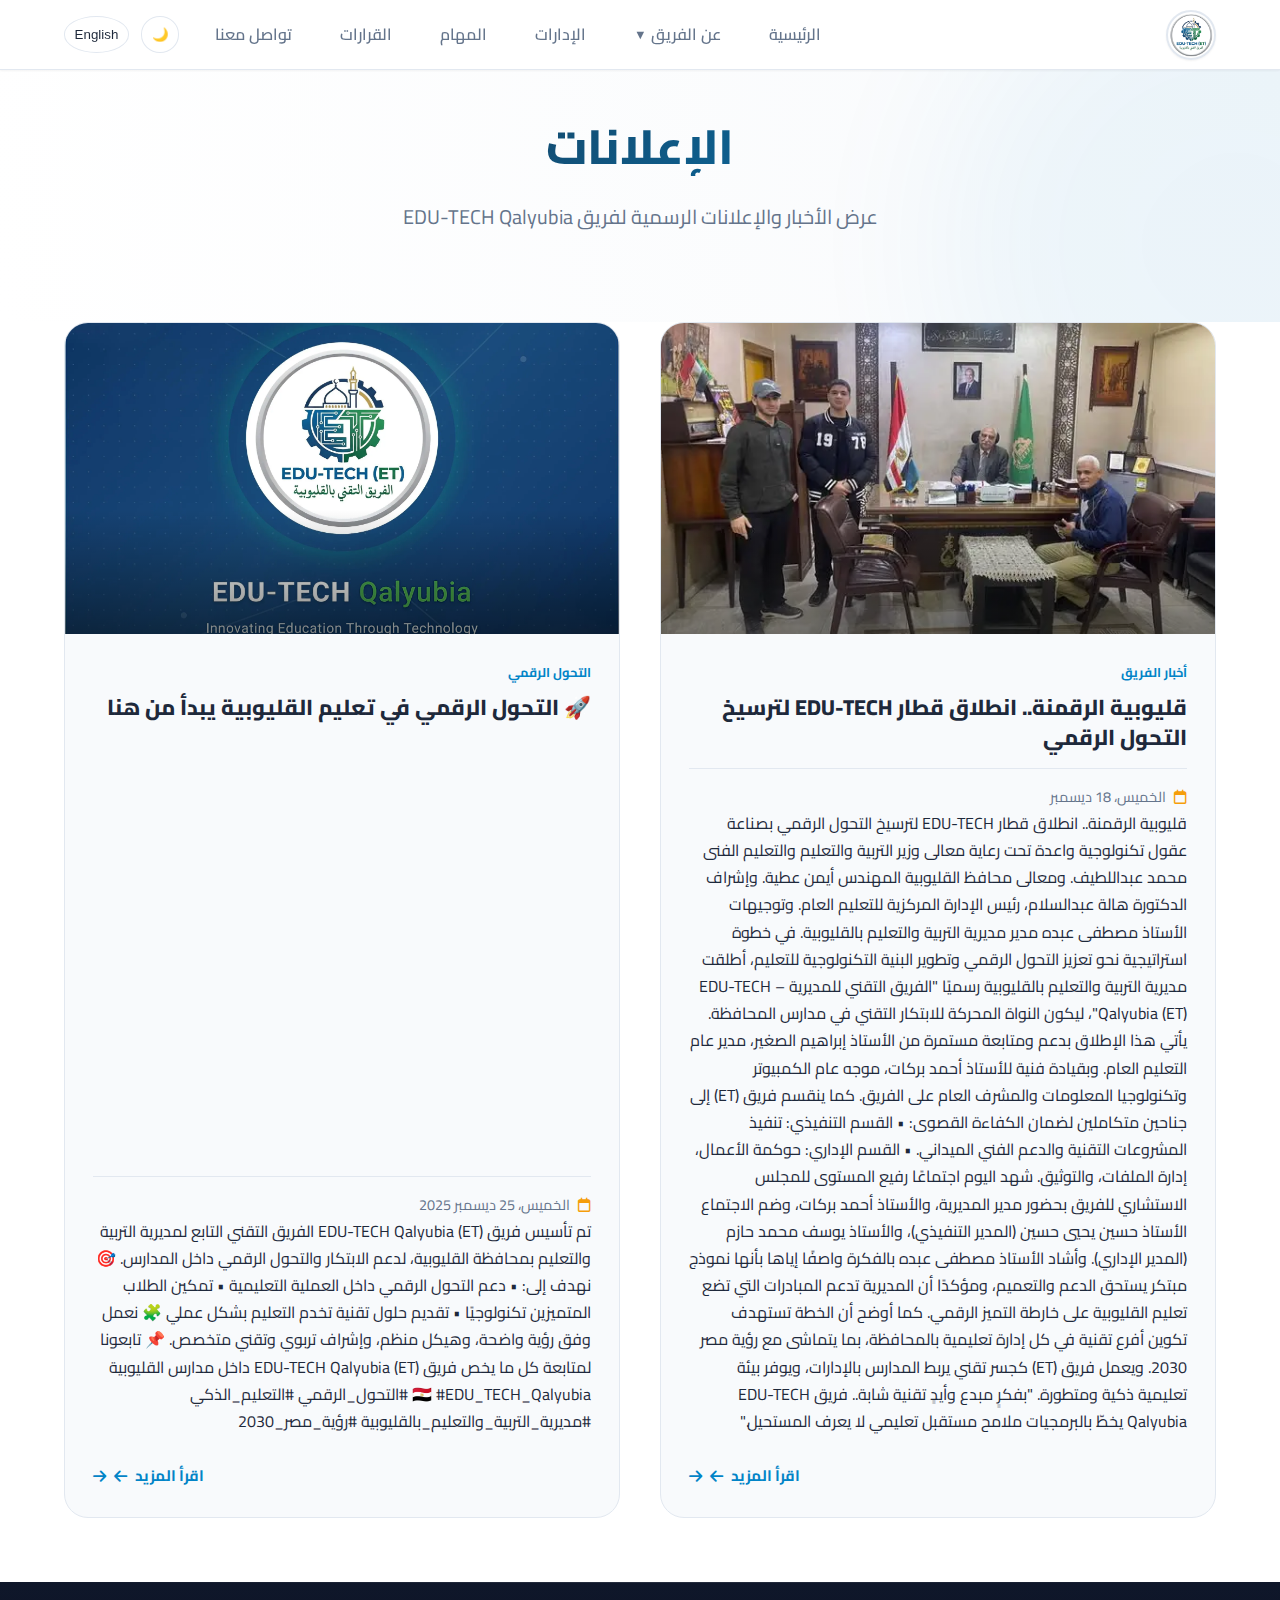
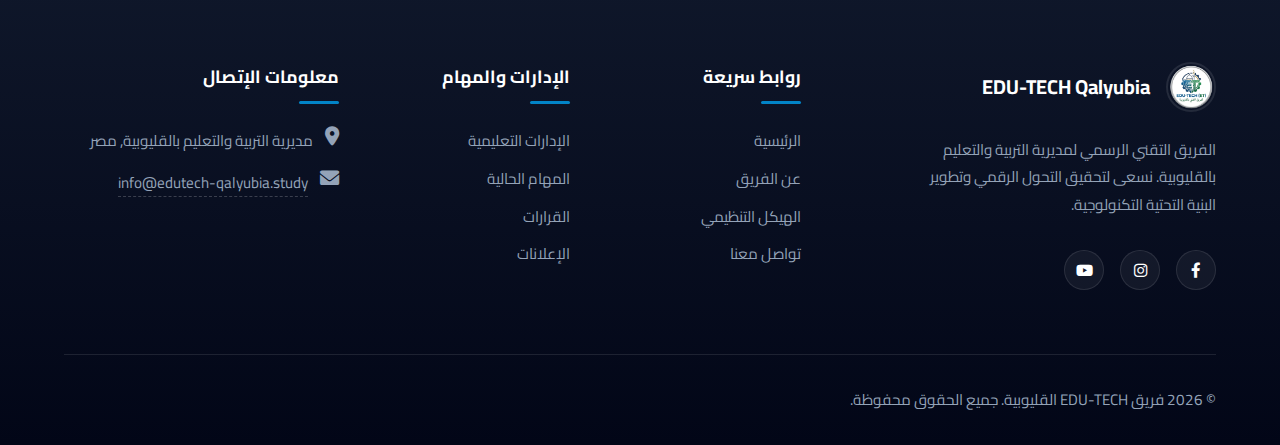
<file: announcements.html>
<!DOCTYPE html>
<html lang="ar" dir="rtl">
<head>
    <meta charset="UTF-8">
    <meta name="viewport" content="width=device-width, initial-scale=1.0">
    <title>الإعلانات - EDU-TECH Qalyubia</title>
    <meta name="description" content="الإعلانات والأخبار الرسمية لفريق EDU-TECH Qalyubia (ET) في محافظة القليوبية.">
    <link rel="preconnect" href="https://fonts.googleapis.com">
    <link rel="preconnect" href="https://fonts.gstatic.com" crossorigin>
    <link href="https://fonts.googleapis.com/css2?family=Cairo:wght@400;600;700&family=Inter:wght@400;600;700&display=swap" rel="stylesheet">
    <link rel="stylesheet" href="assets/css/style.css">
    <link rel="icon" type="image/png" sizes="96x96" href="assets/images/favicon.png">
    <link rel="stylesheet" href="https://cdnjs.cloudflare.com/ajax/libs/font-awesome/6.0.0/css/all.min.css">
    <script type="application/ld+json">
    {
      "@context": "https://schema.org",
      "@type": "CollectionPage",
      "name": "الإعلانات - EDU-TECH Qalyubia",
      "url": "https://edutech-qalyubia.study/announcements.html",
      "publisher": {
        "@type": "Organization",
        "name": "EDU-TECH Qalyubia"
      }
    }
    </script>
    <script id="Cookiebot" src="https://consent.cookiebot.com/uc.js" data-cbid="67b76bf8-85f2-4d11-9f51-991c5b2c23f1" type="text/javascript" async></script>
    <script async src="https://www.googletagmanager.com/gtag/js?id=G-F6LTPEJK5V"></script>
    <script>
      window.dataLayer = window.dataLayer || [];
      function gtag(){dataLayer.push(arguments);}
      gtag('js', new Date());
      gtag('config', 'G-F6LTPEJK5V');
    </script>
</head>
<body>
    <header class="header">
        <div class="container">
            <a href="index" class="logo">
                <img src="assets/images/logo.webp" width="2813" height="2813" alt="EDU-TECH Qalyubia">
            </a>
            <div class="hamburger" id="hamburger">
                <span class="bar"></span>
                <span class="bar"></span>
                <span class="bar"></span>
            </div>
            <nav class="nav-menu" id="nav-menu">
                <a href="index" class="nav-link">
                    <span class="lang-ar">الرئيسية</span>
                    <span class="lang-en">Home</span>
                </a>
                <div class="dropdown">
                    <a href="about" class="nav-link dropdown-toggle">
                        <span class="lang-ar">عن الفريق</span>
                        <span class="lang-en">About Team</span>
                        <span class="dropdown-arrow">▼</span>
                    </a>
                    <div class="dropdown-menu">
                        <a href="about" class="dropdown-item">
                            <span class="lang-ar">عن الفريق</span>
                            <span class="lang-en">About Team</span>
                        </a>
                        <a href="team" class="dropdown-item">
                            <span class="lang-ar">الأعضاء</span>
                            <span class="lang-en">Members</span>
                        </a>
                        <a href="structure" class="dropdown-item">
                            <span class="lang-ar">الهيكل التنظيمي</span>
                            <span class="lang-en">Structure</span>
                        </a>
                    </div>
                </div>
                <a href="administrations" class="nav-link">
                    <span class="lang-ar">الإدارات</span>
                    <span class="lang-en">Administrations</span>
                </a>
                <a href="tasks" class="nav-link">
                    <span class="lang-ar">المهام</span>
                    <span class="lang-en">Tasks</span>
                </a>
                <a href="decisions" class="nav-link">
                    <span class="lang-ar">القرارات</span>
                    <span class="lang-en">Decisions</span>
                </a>
                <a href="contact" class="nav-link">
                    <span class="lang-ar">تواصل معنا</span>
                    <span class="lang-en">Contact</span>
                </a>
                <div class="controls">
                    <button id="theme-toggle" class="btn-icon" aria-label="Toggle Theme">🌙</button>
                    <button id="lang-toggle" class="btn-icon" aria-label="Toggle Language">English</button>
                </div>
            </nav>
        </div>
    </header>
    <main>
        <section class="hero" style="padding: 3rem 0;">
            <div class="container animate-fade-in">
                <h1 class="hero-title">
                    <span class="lang-ar">الإعلانات</span>
                    <span class="lang-en">Announcements</span>
                </h1>
                <p class="hero-subtitle">
                    <span class="lang-ar">عرض الأخبار والإعلانات الرسمية لفريق EDU-TECH Qalyubia</span>
                    <span class="lang-en">Official announcements and news for EDU-TECH Qalyubia</span>
                </p>
            </div>
        </section>
        <section class="container animate-fade-in" style="padding-bottom: 4rem;">
            <div class="news-list">
                <article class="news-card">
                    <div class="news-image-wrapper">
                        <img src="assets/images/December_18_at_1_59_PM_.webp" width="590" height="443" alt="قليوبية الرقمنة.. انطلاق قطار EDU-TECH" class="news-image" loading="lazy">
                        <div class="news-overlay"></div>
                    </div>
                    <div class="news-content">
                        <span class="news-category">
                            <span class="lang-ar">أخبار الفريق</span>
                            <span class="lang-en">Team News</span>
                        </span>
                        <h3 class="news-title">
                            <span class="lang-ar">قليوبية الرقمنة.. انطلاق قطار EDU-TECH لترسيخ التحول الرقمي</span>
                            <span class="lang-en">Qalyubia Digitization.. EDU-TECH Train Launches to Establish Digital Transformation</span>
                        </h3>
                        <div class="news-meta">
                            <i class="fa-regular fa-calendar"></i>
                            <span class="lang-ar">الخميس، 18 ديسمبر</span>
                            <span class="lang-en">Thu, Dec 18</span>
                        </div>
                        <div class="news-body">
                            <span class="lang-ar">
قليوبية الرقمنة.. انطلاق قطار EDU-TECH لترسيخ التحول الرقمي بصناعة عقول تكنولوجية واعدة 
تحت رعاية معالى وزير التربية والتعليم والتعليم الفنى محمد عبداللطيف. 
ومعالى محافظ القليوبية المهندس أيمن عطية. 
وإشراف الدكتورة هالة عبدالسلام، رئيس الإدارة المركزية للتعليم العام. 
وتوجيهات الأستاذ مصطفى عبده مدير مديرية التربية والتعليم بالقليوبية. 

في خطوة استراتيجية نحو تعزيز التحول الرقمي وتطوير البنية التكنولوجية للتعليم، أطلقت مديرية التربية والتعليم بالقليوبية رسميًا "الفريق التقني للمديرية – EDU-TECH Qalyubia (ET)"، ليكون النواة المحركة للابتكار التقني في مدارس المحافظة. 

يأتي هذا الإطلاق بدعم ومتابعة مستمرة من 
الأستاذ إبراهيم الصغير، مدير عام التعليم العام. 

وبقيادة فنية للأستاذ أحمد بركات، موجه عام الكمبيوتر وتكنولوجيا المعلومات والمشرف العام على الفريق. 

كما ينقسم فريق (ET) إلى جناحين متكاملين لضمان الكفاءة القصوى: 
• القسم التنفيذي: تنفيذ المشروعات التقنية والدعم الفني الميداني. 
• القسم الإداري: حوكمة الأعمال، إدارة الملفات، والتوثيق. 

شهد اليوم اجتماعًا رفيع المستوى للمجلس الاستشاري للفريق بحضور مدير المديرية، والأستاذ أحمد بركات، وضم الاجتماع الأستاذ حسين يحيي حسين (المدير التنفيذي)، والأستاذ يوسف محمد حازم (المدير الإداري). 

وأشاد الأستاذ مصطفى عبده بالفكرة واصفًا إياها بأنها نموذج مبتكر يستحق الدعم والتعميم، ومؤكدًا أن المديرية تدعم المبادرات التي تضع تعليم القليوبية على خارطة التميز الرقمي. 

كما أوضح أن الخطة تستهدف تكوين أفرع تقنية في كل إدارة تعليمية بالمحافظة، بما يتماشى مع رؤية مصر 2030. 

ويعمل فريق (ET) كجسر تقني يربط المدارس بالإدارات، ويوفر بيئة تعليمية ذكية ومتطورة. 

"بفكرٍ مبدع وأيدٍ تقنية شابة.. فريق EDU-TECH Qalyubia يخطّ بالبرمجيات ملامح مستقبل تعليمي لا يعرف المستحيل."
                            </span>
                            <span class="lang-en">
Qalyubia Digitization.. EDU-TECH Train Launches to Establish Digital Transformation by Creating Promising Technological Minds
Under the patronage of H.E. Minister of Education and Technical Education, Mohamed Abdel Latif.
And H.E. Governor of Qalyubia, Engineer Ayman Attia.
Under the supervision of Dr. Hala Abdel Salam, Head of the Central Administration for General Education.
And the directives of Mr. Mostafa Abdo, Director of Qalyubia Directorate of Education.

In a strategic step towards enhancing digital transformation and developing the technological infrastructure of education, the Qalyubia Directorate of Education officially launched the "Directorate Technical Team – EDU-TECH Qalyubia (ET)" to be the driving core of technical innovation in the governorate's schools.

This launch comes with the support and continuous follow-up of
Mr. Ibrahim El-Saghir, Director General of General Education.

And under the technical leadership of Mr. Ahmed Barakat, General Supervisor of Computer and Information Technology and General Supervisor of the Team.

The (ET) team is divided into two integrated wings to ensure maximum efficiency:
• Executive Section: Implementation of technical projects and field technical support.
• Administrative Section: Business governance, file management, and documentation.

Today witnessed a high-level meeting of the Team's Advisory Board in the presence of the Directorate Director and Mr. Ahmed Barakat. The meeting included Mr. Hussein Yahya Hussein (Executive Director) and Mr. Youssef Mohamed Hazem (Administrative Director).

Mr. Mostafa Abdo praised the idea, describing it as an innovative model worthy of support and generalization, emphasizing that the Directorate supports initiatives that put Qalyubia education on the map of digital excellence.

He also explained that the plan aims to form technical branches in every educational administration in the governorate, in line with Egypt's Vision 2030.

The (ET) team works as a technical bridge connecting schools to administrations, providing a smart and advanced educational environment.

"With creative thought and young technical hands.. EDU-TECH Qalyubia team scripts with software the features of an educational future that knows no impossible."
                            </span>
                        </div>
                    </div>
                    <div class="news-actions">
                        <a href="news-qalyubia-digitization-et-launch" class="btn-news">
                            <span class="lang-ar">اقرأ المزيد</span>
                            <span class="lang-en">Read More</span>
                            <i class="fa-solid fa-arrow-left lang-ar-only"></i>
                            <i class="fa-solid fa-arrow-right lang-en-only"></i>
                        </a>
                    </div>
                </article>

                <article class="news-card">
                    <div class="news-image-wrapper">
                        <img src="assets/images/Thursday,_December_25,_2025_at_8_12_PM.webp" width="2048" height="2025" alt="التحول الرقمي في تعليم القليوبية يبدأ من هنا" class="news-image" loading="lazy">
                        <div class="news-overlay"></div>
                    </div>
                    <div class="news-content">
                        <span class="news-category">
                            <span class="lang-ar">التحول الرقمي</span>
                            <span class="lang-en">Digital Transformation</span>
                        </span>
                        <h3 class="news-title">
                            <span class="lang-ar">🚀 التحول الرقمي في تعليم القليوبية يبدأ من هنا</span>
                            <span class="lang-en">🚀 Digital Transformation in Qalyubia Education Starts Here</span>
                        </h3>
                        <div class="news-meta">
                            <i class="fa-regular fa-calendar"></i>
                            <span class="lang-ar">الخميس، 25 ديسمبر 2025</span>
                            <span class="lang-en">Thu, Dec 25, 2025</span>
                        </div>
                        <div class="news-body">
                            <span class="lang-ar">
تم تأسيس فريق EDU-TECH Qalyubia (ET) 
الفريق التقني التابع لمديرية التربية والتعليم بمحافظة القليوبية، لدعم الابتكار والتحول الرقمي داخل المدارس. 

🎯 نهدف إلى: 
• دعم التحول الرقمي داخل العملية التعليمية 
• تمكين الطلاب المتميزين تكنولوجيًا 
• تقديم حلول تقنية تخدم التعليم بشكل عملي 

🧩 نعمل وفق رؤية واضحة، وهيكل منظم، وإشراف تربوي وتقني متخصص. 

📌 تابعونا لمتابعة كل ما يخص 
فريق EDU-TECH Qalyubia (ET) داخل مدارس القليوبية 🇪🇬 

#EDU_TECH_Qalyubia 
#التحول_الرقمي 
#التعليم_الذكي 
#مديرية_التربية_والتعليم_بالقليوبية 
#رؤية_مصر_2030
                            </span>
                            <span class="lang-en">
EDU-TECH Qalyubia (ET) Team has been established
The technical team affiliated with the Qalyubia Directorate of Education, to support innovation and digital transformation within schools.

🎯 We aim to:
• Support digital transformation within the educational process
• Empower technologically distinguished students
• Provide technical solutions that serve education practically

🧩 We work according to a clear vision, organized structure, and specialized educational and technical supervision.

📌 Follow us to keep up with everything related to
EDU-TECH Qalyubia (ET) team within Qalyubia schools 🇪🇬

#EDU_TECH_Qalyubia
#Digital_Transformation
#Smart_Education
#Qalyubia_Directorate_of_Education
#Egypt_Vision_2030
                            </span>
                        </div>
                    </div>
                    <div class="news-actions">
                        <a href="news-digital-transformation-qalyubia-starts-here" class="btn-news">
                            <span class="lang-ar">اقرأ المزيد</span>
                            <span class="lang-en">Read More</span>
                            <i class="fa-solid fa-arrow-left lang-ar-only"></i>
                            <i class="fa-solid fa-arrow-right lang-en-only"></i>
                        </a>
                    </div>
                </article>
            </div>
        </section>
    </main>
    <footer class="footer-modern">
        <div class="container">
            <div class="footer-top">
                <div class="footer-brand-col">
                    <a href="index" class="footer-logo-link">
                        <img src="assets/images/logo.webp" width="2813" height="2813" alt="Logo" class="footer-logo" loading="lazy">
                        <span>
                            <span class="lang-ar">EDU-TECH Qalyubia</span>
                            <span class="lang-en">EDU-TECH Qalyubia</span>
                        </span>
                    </a>
                    <p class="footer-desc">
                        <span class="lang-ar">الفريق التقني الرسمي لمديرية التربية والتعليم بالقليوبية. نسعى لتحقيق التحول الرقمي وتطوير البنية التحتية التكنولوجية.</span>
                        <span class="lang-en">Official technical team of Qalyubia Directorate of Education. We aim to achieve digital transformation and develop technical infrastructure.</span>
                    </p>
                    <div class="social-links">
                        <a href="https://www.facebook.com/ETQal/" target="_blank" rel="noopener noreferrer" data-label-ar="صفحة EDU-TECH القليوبية على فيسبوك" data-label-en="EDU-TECH Qalyubia Facebook Page" aria-label="صفحة EDU-TECH القليوبية على فيسبوك" title="صفحة EDU-TECH القليوبية على فيسبوك"><i class="fab fa-facebook-f"></i></a>
                        <a href="https://www.instagram.com/edutech_eg/" target="_blank" rel="noopener noreferrer" data-label-ar="حساب EDU-TECH الرسمي على إنستجرام" data-label-en="Official EDU-TECH Instagram Account" aria-label="حساب EDU-TECH الرسمي على إنستجرام" title="حساب EDU-TECH الرسمي على إنستجرام"><i class="fab fa-instagram"></i></a>
                        <a href="https://www.youtube.com/@EDUTEC-egy" target="_blank" rel="noopener noreferrer" data-label-ar="قناة EDU-TECH التعليمية على يوتيوب" data-label-en="EDU-TECH Educational YouTube Channel" aria-label="قناة EDU-TECH التعليمية على يوتيوب" title="قناة EDU-TECH التعليمية على يوتيوب"><i class="fab fa-youtube"></i></a>
                    </div>
                </div>

                <div class="footer-links-col">
                    <h3>
                        <span class="lang-ar">روابط سريعة</span>
                        <span class="lang-en">Quick Links</span>
                    </h3>
                    <ul>
                        <li><a href="index"><span class="lang-ar">الرئيسية</span><span class="lang-en">Home</span></a></li>
                        <li><a href="about"><span class="lang-ar">عن الفريق</span><span class="lang-en">About Team</span></a></li>
                        <li><a href="structure"><span class="lang-ar">الهيكل التنظيمي</span><span class="lang-en">Structure</span></a></li>
                        <li><a href="contact"><span class="lang-ar">تواصل معنا</span><span class="lang-en">Contact</span></a></li>
                    </ul>
                </div>

                <div class="footer-links-col">
                    <h3>
                        <span class="lang-ar">الإدارات والمهام</span>
                        <span class="lang-en">Admins & Tasks</span>
                    </h3>
                    <ul>
                        <li><a href="administrations"><span class="lang-ar">الإدارات التعليمية</span><span class="lang-en">Administrations</span></a></li>
                        <li><a href="tasks"><span class="lang-ar">المهام الحالية</span><span class="lang-en">Current Tasks</span></a></li>
                        <li><a href="decisions"><span class="lang-ar">القرارات</span><span class="lang-en">Decisions</span></a></li>
                        <li><a href="announcements"><span class="lang-ar">الإعلانات</span><span class="lang-en">Announcements</span></a></li>
                    </ul>
                </div>

                <div class="footer-contact-col">
                    <h3>
                        <span class="lang-ar">معلومات الإتصال</span>
                        <span class="lang-en">Contact Info</span>
                    </h3>
                    <ul class="contact-list">
                        <li>
                            <i class="fas fa-map-marker-alt icon"></i>
                            <span>
                                <span class="lang-ar">مديرية التربية والتعليم بالقليوبية, مصر</span>
                                <span class="lang-en">Qalyubia Directorate of Education, Egypt</span>
                            </span>
                        </li>
                        <li>
                            <i class="fas fa-envelope icon"></i>
                            <a href="mailto:info@edutech-qalyubia.study">info@edutech-qalyubia.study</a>
                        </li>
                    </ul>
                </div>
            </div>

            <div class="footer-bottom">
                <p>
                    <span class="lang-ar">&copy; <span class="current-year"></span> فريق EDU-TECH القليوبية. جميع الحقوق محفوظة.</span>
                    <span class="lang-en">&copy; <span class="current-year"></span> EDU-TECH Qalyubia Team. All rights reserved.</span>
                </p>
            </div>
        </div>
    </footer>
    <script src="assets/js/main.js"></script>
</body>
</html>
</file>
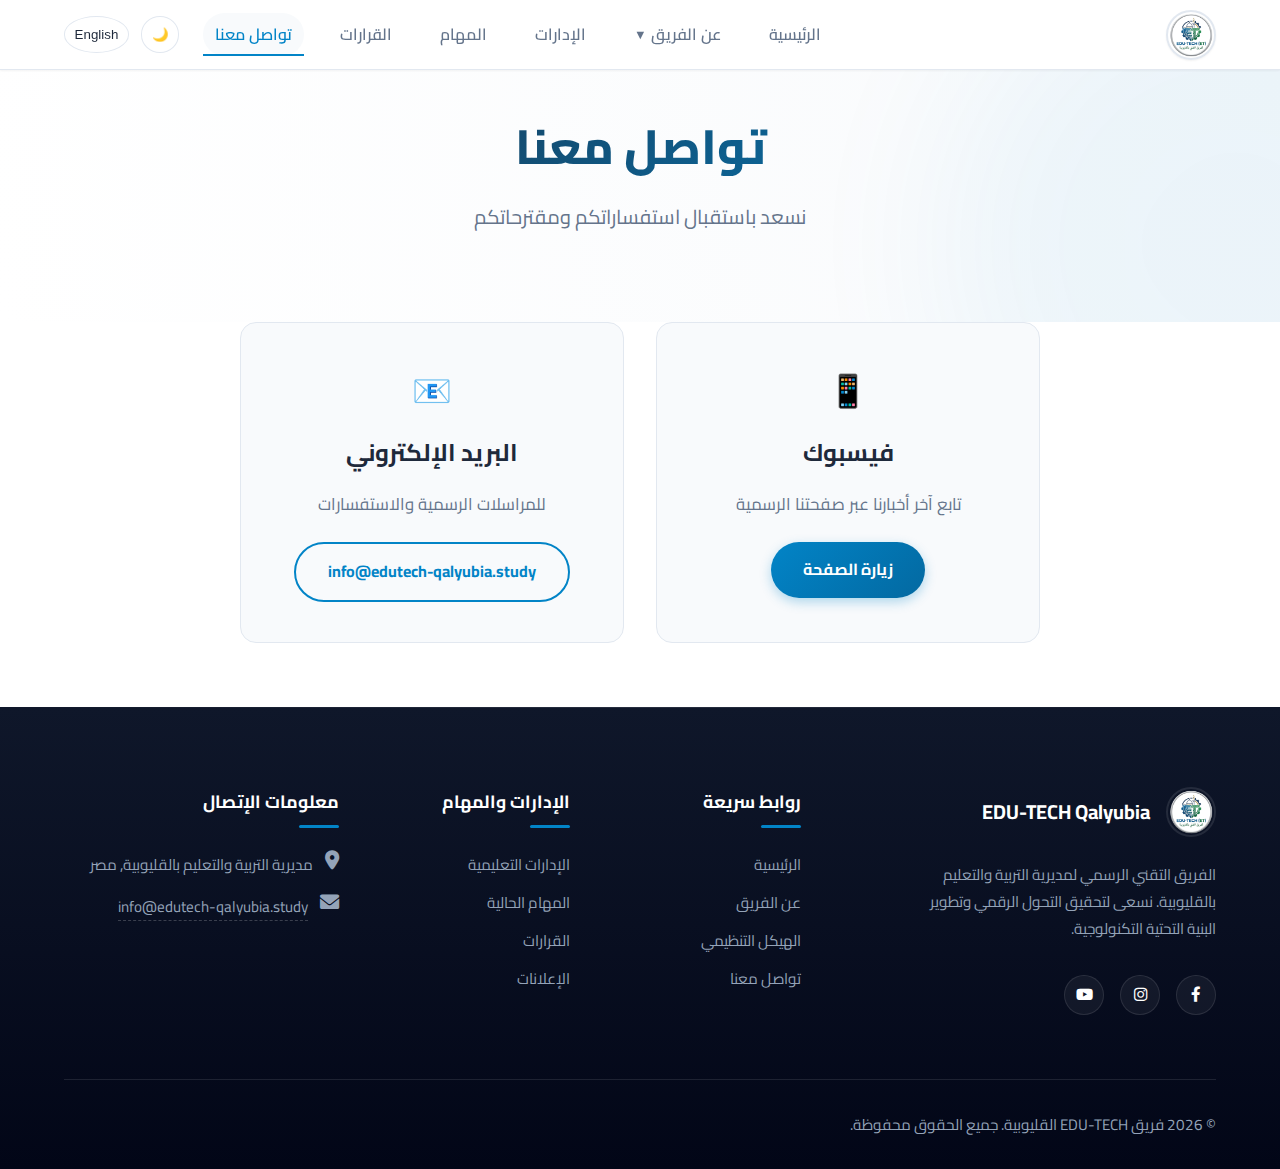
<file: contact.html>
<!DOCTYPE html>
<html lang="ar" dir="rtl">
<head>
    <meta charset="UTF-8">
    <meta name="viewport" content="width=device-width, initial-scale=1.0">
    <title>تواصل معنا - EDU-TECH Qalyubia</title>
    <meta name="description" content="Edu-Tech Qalyubia الفريق التقني الرسمي لمديرية التربية والتعليم بالقليوبية، مصر. بقيادة حسين يحيي حسين. نسعى لتحقيق التحول الرقمي وتطوير التعليم.">
    <link rel="preconnect" href="https://fonts.googleapis.com">
    <link rel="preconnect" href="https://fonts.gstatic.com" crossorigin>
    <link href="https://fonts.googleapis.com/css2?family=Cairo:wght@400;600;700&family=Inter:wght@400;600;700&display=swap" rel="stylesheet">
    <link rel="stylesheet" href="assets/css/style.css">
    <link rel="icon" type="image/png" sizes="96x96" href="assets/images/favicon.png">
    <link rel="stylesheet" href="https://cdnjs.cloudflare.com/ajax/libs/font-awesome/6.0.0/css/all.min.css">
    <script async src="https://www.googletagmanager.com/gtag/js?id=G-F6LTPEJK5V"></script>
    <script id="Cookiebot" src="https://consent.cookiebot.com/uc.js" data-cbid="67b76bf8-85f2-4d11-9f51-991c5b2c23f1" type="text/javascript" async></script>
    <script>
      window.dataLayer = window.dataLayer || [];
      function gtag(){dataLayer.push(arguments);}
      gtag('js', new Date());
      gtag('config', 'G-F6LTPEJK5V');
    </script>
</head>
<body>
    <header class="header">
        <div class="container">
            <a href="index" class="logo">
                <img src="assets/images/logo.webp" width="2813" height="2813" alt="EDU-TECH Qalyubia">
            </a>

            <div class="hamburger" id="hamburger">
                <span class="bar"></span>
                <span class="bar"></span>
                <span class="bar"></span>
            </div>

            <nav class="nav-menu" id="nav-menu">
                <a href="index" class="nav-link">
                    <span class="lang-ar">الرئيسية</span>
                    <span class="lang-en">Home</span>
                </a>
                <div class="dropdown">
                    <a href="about" class="nav-link dropdown-toggle">
                        <span class="lang-ar">عن الفريق</span>
                        <span class="lang-en">About Team</span>
                        <span class="dropdown-arrow">▼</span>
                    </a>
                    <div class="dropdown-menu">
                        <a href="about" class="dropdown-item">
                            <span class="lang-ar">عن الفريق</span>
                            <span class="lang-en">About Team</span>
                        </a>
                        <a href="team" class="dropdown-item">
                            <span class="lang-ar">الأعضاء</span>
                            <span class="lang-en">Members</span>
                        </a>
                        <a href="structure" class="dropdown-item">
                            <span class="lang-ar">الهيكل التنظيمي</span>
                            <span class="lang-en">Structure</span>
                        </a>
                    </div>
                </div>
                <a href="administrations" class="nav-link">
                    <span class="lang-ar">الإدارات</span>
                    <span class="lang-en">Administrations</span>
                </a>
                <a href="tasks" class="nav-link">
                    <span class="lang-ar">المهام</span>
                    <span class="lang-en">Tasks</span>
                </a>
                <a href="decisions" class="nav-link">
                    <span class="lang-ar">القرارات</span>
                    <span class="lang-en">Decisions</span>
                </a>
                <a href="contact" class="nav-link active">
                    <span class="lang-ar">تواصل معنا</span>
                    <span class="lang-en">Contact</span>
                </a>
                
                <div class="controls">
                    <button id="theme-toggle" class="btn-icon" aria-label="Toggle Theme">🌙</button>
                    <button id="lang-toggle" class="btn-icon" aria-label="Toggle Language">English</button>
                </div>
            </nav>
        </div>
    </header>

    <main>
        <section class="hero" style="padding: 3rem 0;">
            <div class="container animate-fade-in">
                <h1 class="hero-title">
                    <span class="lang-ar">تواصل معنا</span>
                    <span class="lang-en">Contact Us</span>
                </h1>
                <p class="hero-subtitle">
                    <span class="lang-ar">نسعد باستقبال استفساراتكم ومقترحاتكم</span>
                    <span class="lang-en">We are happy to receive your inquiries and suggestions</span>
                </p>
            </div>
        </section>

        <section class="container animate-fade-in" style="padding-bottom: 4rem;">
            <div class="grid-3" style="max-width: 800px; margin: 0 auto; grid-template-columns: repeat(auto-fit, minmax(300px, 1fr));">
                
                <div class="card" style="text-align: center;">
                    <div style="font-size: 2rem; margin-bottom: 1rem;">📱</div>
                    <h3 class="card-title">
                        <span class="lang-ar">فيسبوك</span>
                        <span class="lang-en">Facebook</span>
                    </h3>
                    <p class="card-text" style="margin-bottom: 1.5rem;">
                        <span class="lang-ar">تابع آخر أخبارنا عبر صفحتنا الرسمية</span>
                        <span class="lang-en">Follow our latest news on our official page</span>
                    </p>
                    <a href="https://www.facebook.com/ETQal" target="_blank" class="btn btn-primary">
                        <span class="lang-ar">زيارة الصفحة</span>
                        <span class="lang-en">Visit Page</span>
                    </a>
                </div>

                <div class="card" style="text-align: center;">
                    <div style="font-size: 2rem; margin-bottom: 1rem;">📧</div>
                    <h3 class="card-title">
                        <span class="lang-ar">البريد الإلكتروني</span>
                        <span class="lang-en">Email</span>
                    </h3>
                    <p class="card-text" style="margin-bottom: 1.5rem;">
                        <span class="lang-ar">للمراسلات الرسمية والاستفسارات</span>
                        <span class="lang-en">For official correspondence and inquiries</span>
                    </p>
                    <a href="mailto:info@edutech-qalyubia.study" class="btn btn-outline">
                        info@edutech-qalyubia.study
                    </a>
                </div>

            </div>
        </section>
    </main>

    <footer class="footer-modern">
        <div class="container">
            <div class="footer-top">
                <div class="footer-brand-col">
                    <a href="index" class="footer-logo-link">
                        <img src="assets/images/logo.webp" width="2813" height="2813" alt="Logo" class="footer-logo" loading="lazy">
                        <span>
                            <span class="lang-ar">EDU-TECH Qalyubia</span>
                            <span class="lang-en">EDU-TECH Qalyubia</span>
                        </span>
                    </a>
                    <p class="footer-desc">
                        <span class="lang-ar">الفريق التقني الرسمي لمديرية التربية والتعليم بالقليوبية. نسعى لتحقيق التحول الرقمي وتطوير البنية التحتية التكنولوجية.</span>
                        <span class="lang-en">Official technical team of Qalyubia Directorate of Education. We aim to achieve digital transformation and develop technical infrastructure.</span>
                    </p>
                    <div class="social-links">
                        <a href="https://www.facebook.com/ETQal/" target="_blank" rel="noopener noreferrer" data-label-ar="صفحة EDU-TECH القليوبية على فيسبوك" data-label-en="EDU-TECH Qalyubia Facebook Page" aria-label="صفحة EDU-TECH القليوبية على فيسبوك" title="صفحة EDU-TECH القليوبية على فيسبوك"><i class="fab fa-facebook-f"></i></a>
                        <a href="https://www.instagram.com/edutech_eg/" target="_blank" rel="noopener noreferrer" data-label-ar="حساب EDU-TECH الرسمي على إنستجرام" data-label-en="Official EDU-TECH Instagram Account" aria-label="حساب EDU-TECH الرسمي على إنستجرام" title="حساب EDU-TECH الرسمي على إنستجرام"><i class="fab fa-instagram"></i></a>
                        <a href="https://www.youtube.com/@EDUTEC-egy" target="_blank" rel="noopener noreferrer" data-label-ar="قناة EDU-TECH التعليمية على يوتيوب" data-label-en="EDU-TECH Educational YouTube Channel" aria-label="قناة EDU-TECH التعليمية على يوتيوب" title="قناة EDU-TECH التعليمية على يوتيوب"><i class="fab fa-youtube"></i></a>
                    </div>
                </div>

                <div class="footer-links-col">
                    <h3>
                        <span class="lang-ar">روابط سريعة</span>
                        <span class="lang-en">Quick Links</span>
                    </h3>
                    <ul>
                        <li><a href="index"><span class="lang-ar">الرئيسية</span><span class="lang-en">Home</span></a></li>
                        <li><a href="about"><span class="lang-ar">عن الفريق</span><span class="lang-en">About Team</span></a></li>
                        <li><a href="structure"><span class="lang-ar">الهيكل التنظيمي</span><span class="lang-en">Structure</span></a></li>
                        <li><a href="contact"><span class="lang-ar">تواصل معنا</span><span class="lang-en">Contact</span></a></li>
                    </ul>
                </div>

                <div class="footer-links-col">
                    <h3>
                        <span class="lang-ar">الإدارات والمهام</span>
                        <span class="lang-en">Admins & Tasks</span>
                    </h3>
                    <ul>
                        <li><a href="administrations"><span class="lang-ar">الإدارات التعليمية</span><span class="lang-en">Administrations</span></a></li>
                        <li><a href="tasks"><span class="lang-ar">المهام الحالية</span><span class="lang-en">Current Tasks</span></a></li>
                        <li><a href="decisions"><span class="lang-ar">القرارات</span><span class="lang-en">Decisions</span></a></li>
                        <li><a href="announcements"><span class="lang-ar">الإعلانات</span><span class="lang-en">Announcements</span></a></li>
                    </ul>
                </div>

                <div class="footer-contact-col">
                    <h3>
                        <span class="lang-ar">معلومات الإتصال</span>
                        <span class="lang-en">Contact Info</span>
                    </h3>
                    <ul class="contact-list">
                        <li>
                            <i class="fas fa-map-marker-alt icon"></i>
                            <span>
                                <span class="lang-ar">مديرية التربية والتعليم بالقليوبية, مصر</span>
                                <span class="lang-en">Qalyubia Directorate of Education, Egypt</span>
                            </span>
                        </li>
                        <li>
                            <i class="fas fa-envelope icon"></i>
                            <a href="mailto:info@edutech-qalyubia.study">info@edutech-qalyubia.study</a>
                        </li>
                    </ul>
                </div>
            </div>

            <div class="footer-bottom">
                <p>
                    <span class="lang-ar">&copy; <span class="current-year"></span> فريق EDU-TECH القليوبية. جميع الحقوق محفوظة.</span>
                    <span class="lang-en">&copy; <span class="current-year"></span> EDU-TECH Qalyubia Team. All rights reserved.</span>
                </p>
            </div>
        </div>
    </footer>

    <script src="assets/js/main.js"></script>
</body>
</html>
</file>
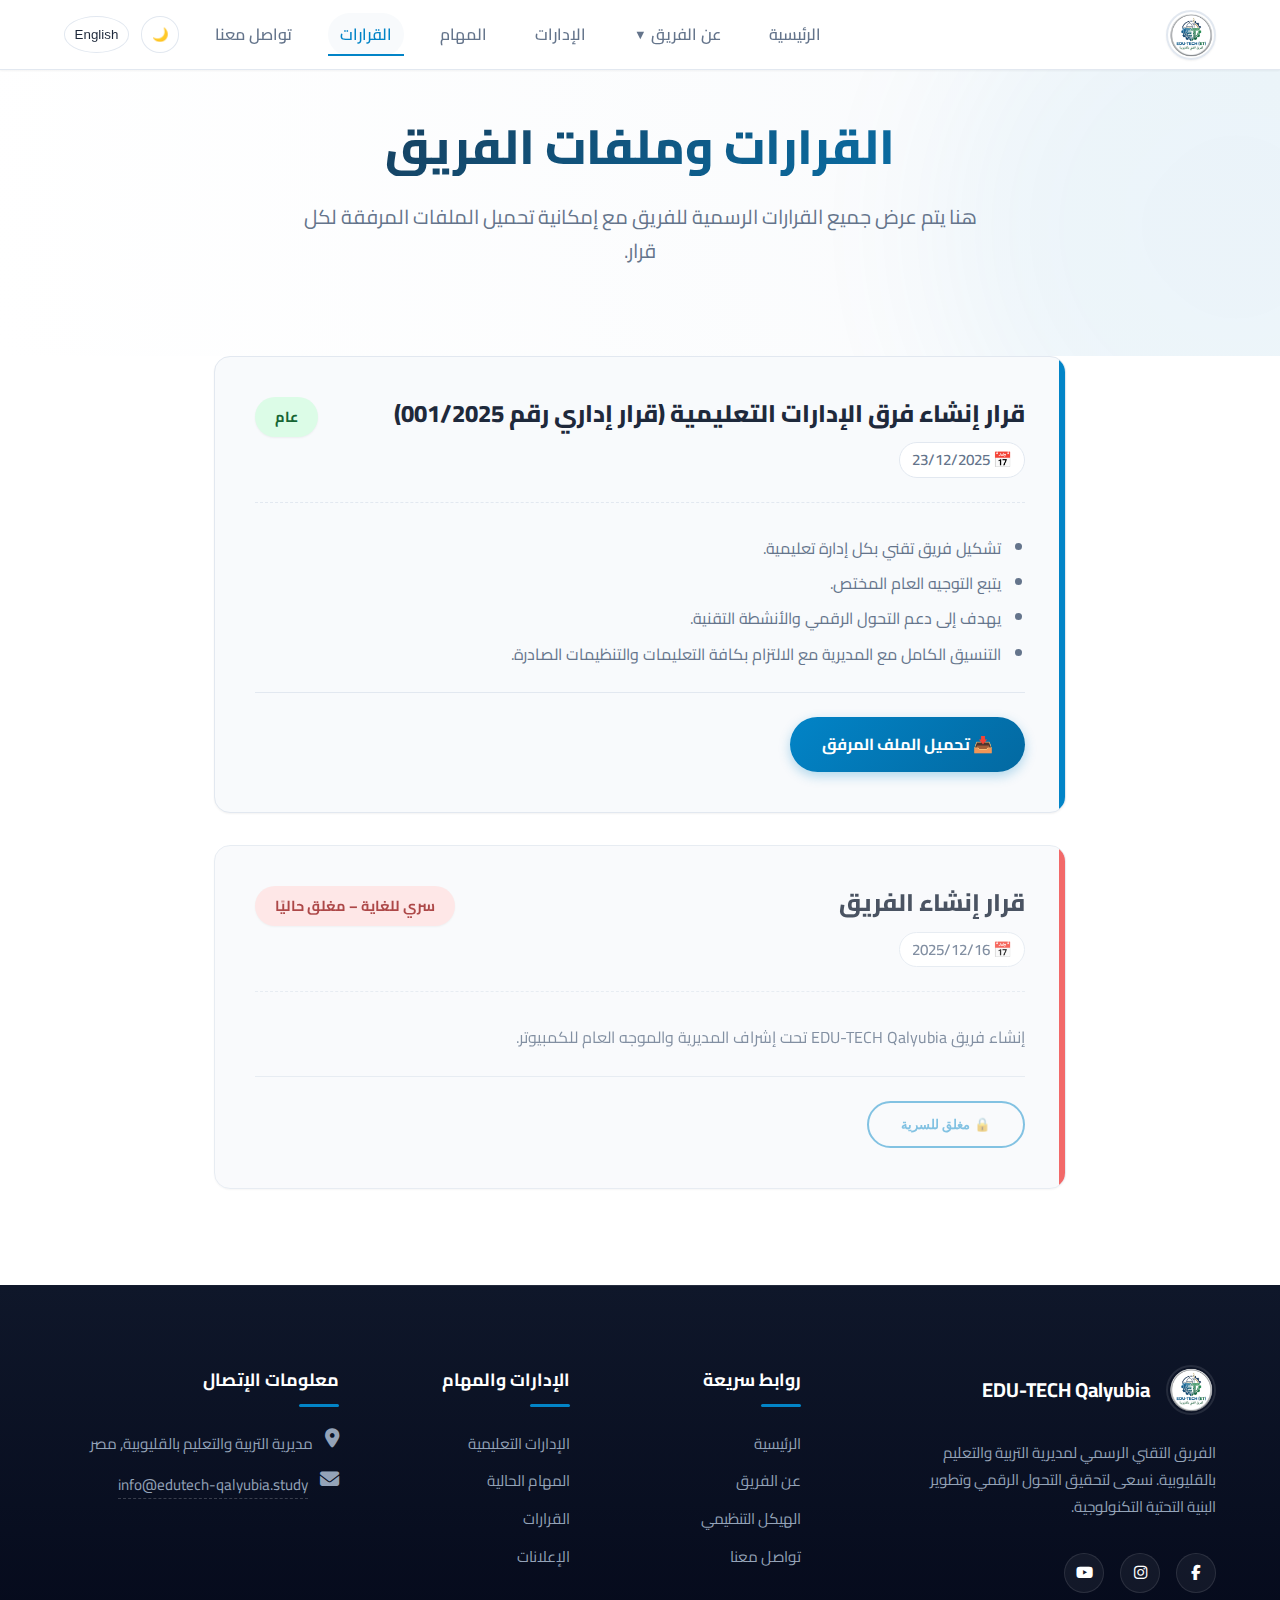
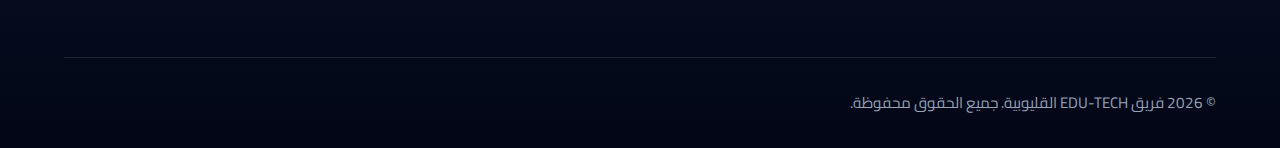
<file: decisions.html>
<!DOCTYPE html>
<html lang="ar" dir="rtl">
<head>
    <meta charset="UTF-8">
    <meta name="viewport" content="width=device-width, initial-scale=1.0">
    <title>القرارات والملفات - EDU-TECH Qalyubia</title>
    <meta name="description" content="Edu-Tech Qalyubia الفريق التقني الرسمي لمديرية التربية والتعليم بالقليوبية، مصر. بقيادة حسين يحيي حسين. نسعى لتحقيق التحول الرقمي وتطوير التعليم.">
    <link rel="preconnect" href="https://fonts.googleapis.com">
    <link rel="preconnect" href="https://fonts.gstatic.com" crossorigin>
    <link href="https://fonts.googleapis.com/css2?family=Cairo:wght@400;600;700&family=Inter:wght@400;600;700&display=swap" rel="stylesheet">
    <link rel="stylesheet" href="assets/css/style.css">
    <link rel="icon" type="image/png" sizes="96x96" href="assets/images/favicon.png">
    <link rel="stylesheet" href="https://cdnjs.cloudflare.com/ajax/libs/font-awesome/6.4.0/css/all.min.css">
    <script async src="https://www.googletagmanager.com/gtag/js?id=G-F6LTPEJK5V"></script>
    <script id="Cookiebot" src="https://consent.cookiebot.com/uc.js" data-cbid="67b76bf8-85f2-4d11-9f51-991c5b2c23f1" type="text/javascript" async></script>
    <script>
      window.dataLayer = window.dataLayer || [];
      function gtag(){dataLayer.push(arguments);}
      gtag('js', new Date());
      gtag('config', 'G-F6LTPEJK5V');
    </script>
</head>
<body>
    <header class="header">
        <div class="container">
            <a href="index" class="logo">
                <img src="assets/images/logo.webp" width="2813" height="2813" alt="EDU-TECH Qalyubia">
            </a>

            <div class="hamburger" id="hamburger">
                <span class="bar"></span>
                <span class="bar"></span>
                <span class="bar"></span>
            </div>

            <nav class="nav-menu" id="nav-menu">
                <a href="index" class="nav-link">
                    <span class="lang-ar">الرئيسية</span>
                    <span class="lang-en">Home</span>
                </a>
                <div class="dropdown">
                    <a href="about" class="nav-link dropdown-toggle">
                        <span class="lang-ar">عن الفريق</span>
                        <span class="lang-en">About Team</span>
                        <span class="dropdown-arrow">▼</span>
                    </a>
                    <div class="dropdown-menu">
                        <a href="about" class="dropdown-item">
                            <span class="lang-ar">عن الفريق</span>
                            <span class="lang-en">About Team</span>
                        </a>
                        <a href="team" class="dropdown-item">
                            <span class="lang-ar">الأعضاء</span>
                            <span class="lang-en">Members</span>
                        </a>
                        <a href="structure" class="dropdown-item">
                            <span class="lang-ar">الهيكل التنظيمي</span>
                            <span class="lang-en">Structure</span>
                        </a>
                    </div>
                </div>
                <a href="administrations" class="nav-link">
                    <span class="lang-ar">الإدارات</span>
                    <span class="lang-en">Administrations</span>
                </a>
                <a href="tasks" class="nav-link">
                    <span class="lang-ar">المهام</span>
                    <span class="lang-en">Tasks</span>
                </a>
                <a href="decisions" class="nav-link active">
                    <span class="lang-ar">القرارات</span>
                    <span class="lang-en">Decisions</span>
                </a>
                <a href="contact" class="nav-link">
                    <span class="lang-ar">تواصل معنا</span>
                    <span class="lang-en">Contact</span>
                </a>
                
                <div class="controls">
                    <button id="theme-toggle" class="btn-icon" aria-label="Toggle Theme">🌙</button>
                    <button id="lang-toggle" class="btn-icon" aria-label="Toggle Language">English</button>
                </div>
            </nav>
        </div>
    </header>

    <main>
        <section class="hero" style="padding: 3rem 0;">
            <div class="container animate-fade-in">
                <h1 class="hero-title">
                    <span class="lang-ar">القرارات وملفات الفريق</span>
                    <span class="lang-en">Decisions and Team Files</span>
                </h1>
                <p class="hero-subtitle">
                    <span class="lang-ar">هنا يتم عرض جميع القرارات الرسمية للفريق مع إمكانية تحميل الملفات المرفقة لكل قرار.</span>
                    <span class="lang-en">Here all official team decisions are displayed with the ability to download attached files for each decision.</span>
                </p>
            </div>
        </section>

        <section class="container animate-fade-in" style="padding-bottom: 4rem; max-width: 900px;">
            
            <!-- Decision 2 (Newest) -->
            <div class="decision-card">
                <div class="decision-header">
                    <div>
                        <h3 class="decision-title">
                            <span class="lang-ar">قرار إنشاء فرق الإدارات التعليمية (قرار إداري رقم 001/2025)</span>
                            <span class="lang-en">Decision to create Educational Administration Teams (Administrative Decision No. 001/2025)</span>
                        </h3>
                        <div class="decision-date">
                            <span>📅 23/12/2025</span>
                        </div>
                    </div>
                    <span class="decision-badge badge-public">
                        <span class="lang-ar">عام</span>
                        <span class="lang-en">Public</span>
                    </span>
                </div>
                <div class="decision-content">
                    <ul class="decision-list">
                        <li>
                            <span class="lang-ar">تشكيل فريق تقني بكل إدارة تعليمية.</span>
                            <span class="lang-en">Formation of a technical team in each educational administration.</span>
                        </li>
                        <li>
                            <span class="lang-ar">يتبع التوجيه العام المختص.</span>
                            <span class="lang-en">Follows the specialized general guidance.</span>
                        </li>
                        <li>
                            <span class="lang-ar">يهدف إلى دعم التحول الرقمي والأنشطة التقنية.</span>
                            <span class="lang-en">Aims to support digital transformation and technical activities.</span>
                        </li>
                        <li>
                            <span class="lang-ar">التنسيق الكامل مع المديرية مع الالتزام بكافة التعليمات والتنظيمات الصادرة.</span>
                            <span class="lang-en">Full coordination with the Directorate while adhering to all issued instructions and regulations.</span>
                        </li>
                    </ul>
                </div>
                <div class="decision-actions">
                    <a href="assets/Documents/قرار_إداري_رقم_001-2025.pdf" target="_blank" class="btn btn-primary">
                        <span class="lang-ar">📥 تحميل الملف المرفق</span>
                        <span class="lang-en">📥 Download Attached File</span>
                    </a>
                </div>
            </div>

            <!-- Decision 1 (Oldest) -->
            <div class="decision-card secret" style="opacity: 0.8;">
                <div class="decision-header">
                    <div>
                        <h3 class="decision-title">
                            <span class="lang-ar">قرار إنشاء الفريق</span>
                            <span class="lang-en">Team Creation Decision</span>
                        </h3>
                        <div class="decision-date">
                            <span class="lang-ar">📅 2025/12/16</span>
                            <span class="lang-en">📅 16/12/2025</span>
                        </div>
                    </div>
                    <span class="decision-badge badge-secret">
                        <span class="lang-ar">سري للغاية – مغلق حاليًا</span>
                        <span class="lang-en">Top Secret – Currently Closed</span>
                    </span>
                </div>
                <div class="decision-content">
                    <p>
                        <span class="lang-ar">إنشاء فريق EDU-TECH Qalyubia تحت إشراف المديرية والموجه العام للكمبيوتر.</span>
                        <span class="lang-en">Creation of EDU-TECH Qalyubia team under the supervision of the Directorate and the General Computer Supervisor.</span>
                    </p>
                </div>
                <div class="decision-actions">
                    <button class="btn btn-outline" disabled style="cursor: not-allowed; opacity: 0.6;">
                        <span class="lang-ar">🔒 مغلق للسرية</span>
                        <span class="lang-en">🔒 Closed for Confidentiality</span>
                    </button>
                </div>
            </div>

        </section>
    </main>

    <footer class="footer-modern">
        <div class="container">
            <div class="footer-top">
                <div class="footer-brand-col">
                    <a href="index" class="footer-logo-link">
                        <img src="assets/images/logo.webp" width="2813" height="2813" alt="Logo" class="footer-logo" loading="lazy">
                        <span>
                            <span class="lang-ar">EDU-TECH Qalyubia</span>
                            <span class="lang-en">EDU-TECH Qalyubia</span>
                        </span>
                    </a>
                    <p class="footer-desc">
                        <span class="lang-ar">الفريق التقني الرسمي لمديرية التربية والتعليم بالقليوبية. نسعى لتحقيق التحول الرقمي وتطوير البنية التحتية التكنولوجية.</span>
                        <span class="lang-en">Official technical team of Qalyubia Directorate of Education. We aim to achieve digital transformation and develop technical infrastructure.</span>
                    </p>
                    <div class="social-links">
                        <a href="https://www.facebook.com/ETQal/" target="_blank" rel="noopener noreferrer" data-label-ar="صفحة EDU-TECH القليوبية على فيسبوك" data-label-en="EDU-TECH Qalyubia Facebook Page" aria-label="صفحة EDU-TECH القليوبية على فيسبوك" title="صفحة EDU-TECH القليوبية على فيسبوك"><i class="fab fa-facebook-f"></i></a>
                        <a href="https://www.instagram.com/edutech_eg/" target="_blank" rel="noopener noreferrer" data-label-ar="حساب EDU-TECH الرسمي على إنستجرام" data-label-en="Official EDU-TECH Instagram Account" aria-label="حساب EDU-TECH الرسمي على إنستجرام" title="حساب EDU-TECH الرسمي على إنستجرام"><i class="fab fa-instagram"></i></a>
                        <a href="https://www.youtube.com/@EDUTEC-egy" target="_blank" rel="noopener noreferrer" data-label-ar="قناة EDU-TECH التعليمية على يوتيوب" data-label-en="EDU-TECH Educational YouTube Channel" aria-label="قناة EDU-TECH التعليمية على يوتيوب" title="قناة EDU-TECH التعليمية على يوتيوب"><i class="fab fa-youtube"></i></a>
                    </div>
                </div>

                <div class="footer-links-col">
                    <h3>
                        <span class="lang-ar">روابط سريعة</span>
                        <span class="lang-en">Quick Links</span>
                    </h3>
                    <ul>
                        <li><a href="index"><span class="lang-ar">الرئيسية</span><span class="lang-en">Home</span></a></li>
                        <li><a href="about"><span class="lang-ar">عن الفريق</span><span class="lang-en">About Team</span></a></li>
                        <li><a href="structure"><span class="lang-ar">الهيكل التنظيمي</span><span class="lang-en">Structure</span></a></li>
                        <li><a href="contact"><span class="lang-ar">تواصل معنا</span><span class="lang-en">Contact</span></a></li>
                    </ul>
                </div>

                <div class="footer-links-col">
                    <h3>
                        <span class="lang-ar">الإدارات والمهام</span>
                        <span class="lang-en">Admins & Tasks</span>
                    </h3>
                    <ul>
                        <li><a href="administrations"><span class="lang-ar">الإدارات التعليمية</span><span class="lang-en">Administrations</span></a></li>
                        <li><a href="tasks"><span class="lang-ar">المهام الحالية</span><span class="lang-en">Current Tasks</span></a></li>
                        <li><a href="decisions"><span class="lang-ar">القرارات</span><span class="lang-en">Decisions</span></a></li>
                        <li><a href="announcements"><span class="lang-ar">الإعلانات</span><span class="lang-en">Announcements</span></a></li>
                    </ul>
                </div>

                <div class="footer-contact-col">
                    <h3>
                        <span class="lang-ar">معلومات الإتصال</span>
                        <span class="lang-en">Contact Info</span>
                    </h3>
                    <ul class="contact-list">
                        <li>
                            <i class="fas fa-map-marker-alt icon"></i>
                            <span>
                                <span class="lang-ar">مديرية التربية والتعليم بالقليوبية, مصر</span>
                                <span class="lang-en">Qalyubia Directorate of Education, Egypt</span>
                            </span>
                        </li>
                        <li>
                            <i class="fas fa-envelope icon"></i>
                            <a href="mailto:info@edutech-qalyubia.study">info@edutech-qalyubia.study</a>
                        </li>
                    </ul>
                </div>
            </div>

            <div class="footer-bottom">
                <p>
                    <span class="lang-ar">&copy; <span class="current-year"></span> فريق EDU-TECH القليوبية. جميع الحقوق محفوظة.</span>
                    <span class="lang-en">&copy; <span class="current-year"></span> EDU-TECH Qalyubia Team. All rights reserved.</span>
                </p>
            </div>
        </div>
    </footer>

    <script src="assets/js/main.js"></script>
</body>
</html>
</file>
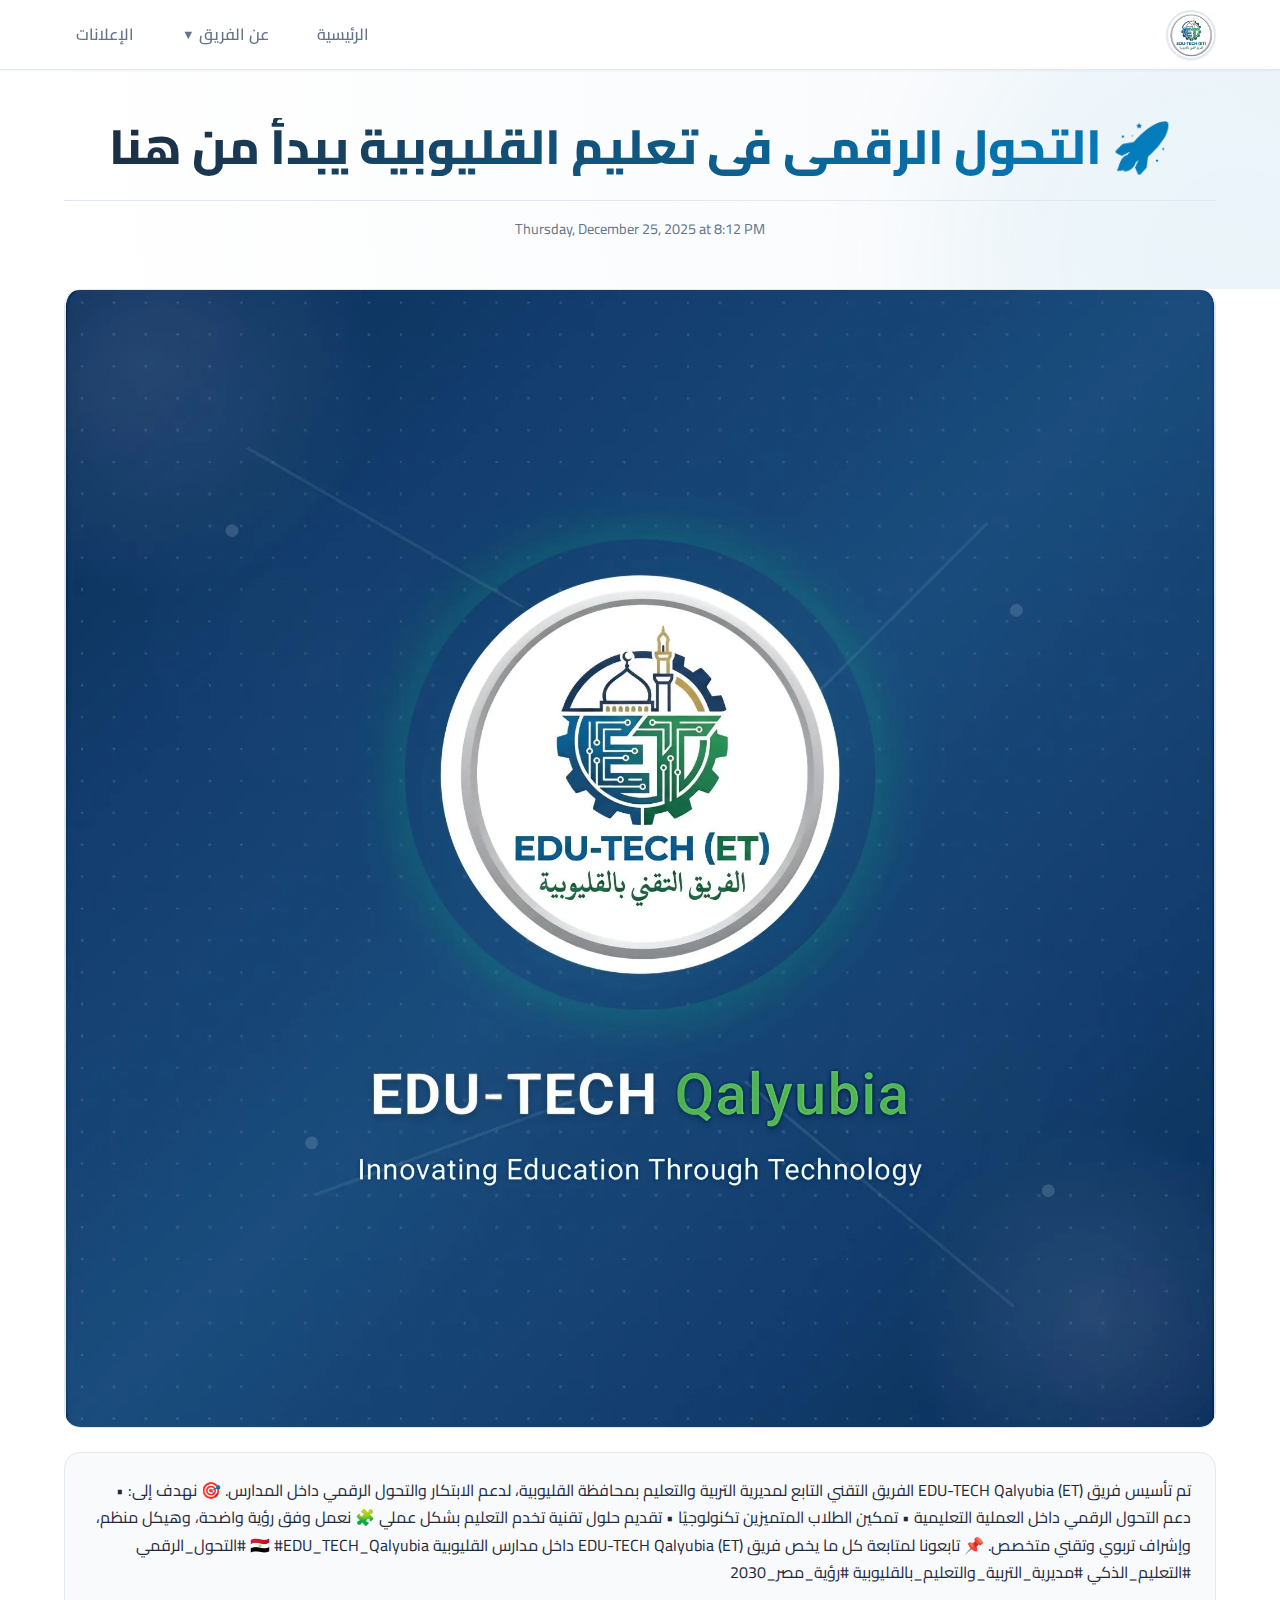
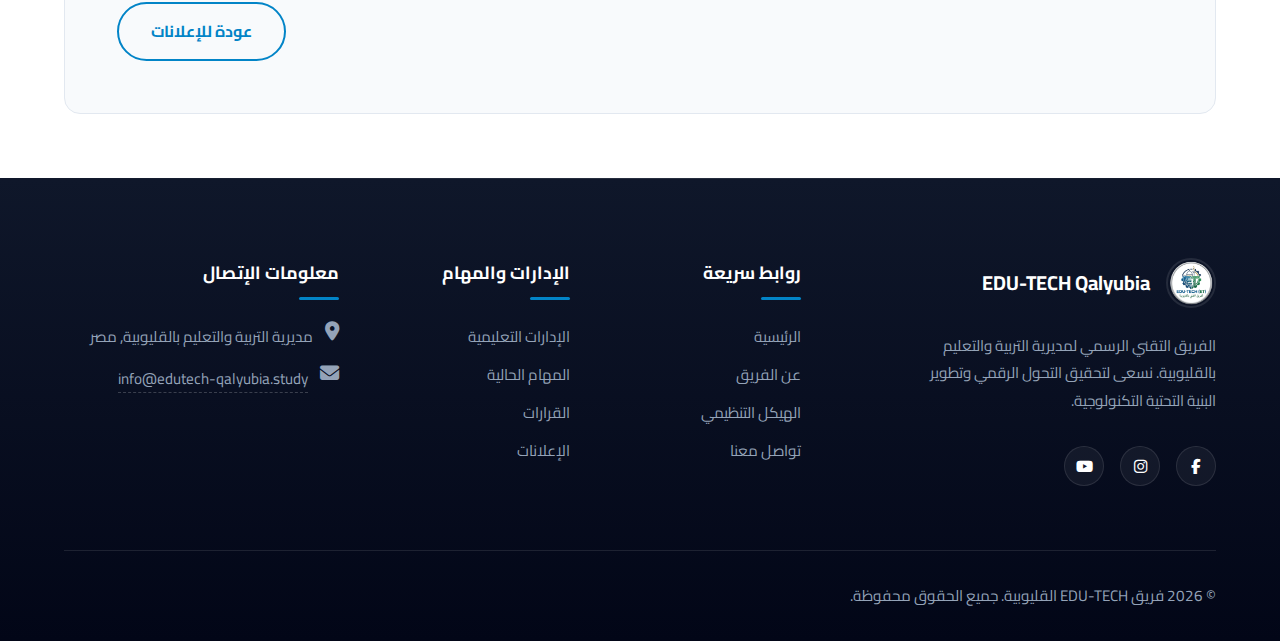
<file: news-digital-transformation-qalyubia-starts-here.html>
<!DOCTYPE html>
<html lang="ar" dir="rtl">
<head>
    <meta charset="UTF-8">
    <meta name="viewport" content="width=device-width, initial-scale=1.0">
    <title>التحول الرقمي في تعليم القليوبية يبدأ من هنا - خبر</title>
    <meta name="description" content="تأسيس فريق EDU-TECH Qalyubia (ET) لدعم الابتكار والتحول الرقمي داخل المدارس.">
    <link rel="preconnect" href="https://fonts.googleapis.com">
    <link rel="preconnect" href="https://fonts.gstatic.com" crossorigin>
    <link href="https://fonts.googleapis.com/css2?family=Cairo:wght@400;600;700&family=Inter:wght@400;600;700&display=swap" rel="stylesheet">
    <link rel="stylesheet" href="assets/css/style.css">
    <link rel="icon" type="image/png" sizes="96x96" href="assets/images/favicon.png">
    <link rel="stylesheet" href="https://cdnjs.cloudflare.com/ajax/libs/font-awesome/6.4.0/css/all.min.css">
    <script type="application/ld+json">
    {
      "@context": "https://schema.org",
      "@type": "NewsArticle",
      "headline": "التحول الرقمي في تعليم القليوبية يبدأ من هنا",
      "datePublished": "2025-12-25T20:12:00+02:00",
      "image": "https://edutech-qalyubia.study/assets/images/Thursday,_December_25,_2025_at_8_12_PM.webp",
      "publisher": {
        "@type": "Organization",
        "name": "EDU-TECH Qalyubia"
      }
    }
    </script>
    <script id="Cookiebot" src="https://consent.cookiebot.com/uc.js" data-cbid="67b76bf8-85f2-4d11-9f51-991c5b2c23f1" type="text/javascript" async></script>
    <script async src="https://www.googletagmanager.com/gtag/js?id=G-F6LTPEJK5V"></script>
    <script>
      window.dataLayer = window.dataLayer || [];
      function gtag(){dataLayer.push(arguments);}
      gtag('js', new Date());
      gtag('config', 'G-F6LTPEJK5V');
    </script>
</head>
<body>
    <header class="header">
        <div class="container">
            <a href="index" class="logo">
                <img src="assets/images/logo.webp" width="2813" height="2813" alt="EDU-TECH Qalyubia">
            </a>
            <div class="hamburger" id="hamburger">
                <span class="bar"></span>
                <span class="bar"></span>
                <span class="bar"></span>
            </div>
            <nav class="nav-menu" id="nav-menu">
                <a href="index" class="nav-link">
                    <span class="lang-ar">الرئيسية</span>
                    <span class="lang-en">Home</span>
                </a>
                <div class="dropdown">
                    <a href="about" class="nav-link dropdown-toggle">
                        <span class="lang-ar">عن الفريق</span>
                        <span class="lang-en">About Team</span>
                        <span class="dropdown-arrow">▼</span>
                    </a>
                    <div class="dropdown-menu">
                        <a href="about" class="dropdown-item">
                            <span class="lang-ar">عن الفريق</span>
                            <span class="lang-en">About Team</span>
                        </a>
                        <a href="team" class="dropdown-item">
                            <span class="lang-ar">الأعضاء</span>
                            <span class="lang-en">Members</span>
                        </a>
                        <a href="structure" class="dropdown-item">
                            <span class="lang-ar">الهيكل التنظيمي</span>
                            <span class="lang-en">Structure</span>
                        </a>
                    </div>
                </div>
                <a href="announcements" class="nav-link">
                    <span class="lang-ar">الإعلانات</span>
                    <span class="lang-en">Announcements</span>
                </a>
            </nav>
        </div>
    </header>
    <main>
        <section class="hero" style="padding: 3rem 0;">
            <div class="container animate-fade-in">
                <h1 class="hero-title">🚀 التحول الرقمي في تعليم القليوبية يبدأ من هنا</h1>
                <div class="news-meta" style="justify-content: center;">Thursday, December 25, 2025 at 8:12 PM</div>
            </div>
        </section>
        <section class="container animate-fade-in" style="padding-bottom: 4rem;">
            <img src="assets/images/Thursday,_December_25,_2025_at_8_12_PM.webp" width="2048" height="2025" alt="التحول الرقمي في تعليم القليوبية يبدأ من هنا" class="news-image" style="border-radius: var(--radius); border: 1px solid var(--border); margin-bottom: 1.5rem;">
            <article class="card" style="padding: 1.5rem;">
                <div class="news-body">
تم تأسيس فريق EDU-TECH Qalyubia (ET) 
الفريق التقني التابع لمديرية التربية والتعليم بمحافظة القليوبية، لدعم الابتكار والتحول الرقمي داخل المدارس. 

🎯 نهدف إلى: 
• دعم التحول الرقمي داخل العملية التعليمية 
• تمكين الطلاب المتميزين تكنولوجيًا 
• تقديم حلول تقنية تخدم التعليم بشكل عملي 

🧩 نعمل وفق رؤية واضحة، وهيكل منظم، وإشراف تربوي وتقني متخصص. 

📌 تابعونا لمتابعة كل ما يخص 
فريق EDU-TECH Qalyubia (ET) داخل مدارس القليوبية 🇪🇬 

#EDU_TECH_Qalyubia 
#التحول_الرقمي 
#التعليم_الذكي 
#مديرية_التربية_والتعليم_بالقليوبية 
#رؤية_مصر_2030
                </div>
                <div class="news-actions" style="margin-top: 1rem;">
                    <a href="announcements" class="btn btn-outline">عودة للإعلانات</a>
                </div>
            </article>
        </section>
    </main>
    <footer class="footer-modern">
        <div class="container">
            <div class="footer-top">
                <div class="footer-brand-col">
                    <a href="index" class="footer-logo-link">
                        <img src="assets/images/logo.webp" width="2813" height="2813" alt="Logo" class="footer-logo" loading="lazy">
                        <span>
                            <span class="lang-ar">EDU-TECH Qalyubia</span>
                            <span class="lang-en">EDU-TECH Qalyubia</span>
                        </span>
                    </a>
                    <p class="footer-desc">
                        <span class="lang-ar">الفريق التقني الرسمي لمديرية التربية والتعليم بالقليوبية. نسعى لتحقيق التحول الرقمي وتطوير البنية التحتية التكنولوجية.</span>
                        <span class="lang-en">Official technical team of Qalyubia Directorate of Education. We aim to achieve digital transformation and develop technical infrastructure.</span>
                    </p>
                    <div class="social-links">
                        <a href="https://www.facebook.com/ETQal/" target="_blank" rel="noopener noreferrer" data-label-ar="صفحة EDU-TECH القليوبية على فيسبوك" data-label-en="EDU-TECH Qalyubia Facebook Page" aria-label="صفحة EDU-TECH القليوبية على فيسبوك" title="صفحة EDU-TECH القليوبية على فيسبوك"><i class="fab fa-facebook-f"></i></a>
                        <a href="https://www.instagram.com/edutech_eg/" target="_blank" rel="noopener noreferrer" data-label-ar="حساب EDU-TECH الرسمي على إنستجرام" data-label-en="Official EDU-TECH Instagram Account" aria-label="حساب EDU-TECH الرسمي على إنستجرام" title="حساب EDU-TECH الرسمي على إنستجرام"><i class="fab fa-instagram"></i></a>
                        <a href="https://www.youtube.com/@EDUTEC-egy" target="_blank" rel="noopener noreferrer" data-label-ar="قناة EDU-TECH التعليمية على يوتيوب" data-label-en="EDU-TECH Educational YouTube Channel" aria-label="قناة EDU-TECH التعليمية على يوتيوب" title="قناة EDU-TECH التعليمية على يوتيوب"><i class="fab fa-youtube"></i></a>
                    </div>
                </div>

                <div class="footer-links-col">
                    <h3>
                        <span class="lang-ar">روابط سريعة</span>
                        <span class="lang-en">Quick Links</span>
                    </h3>
                    <ul>
                        <li><a href="index"><span class="lang-ar">الرئيسية</span><span class="lang-en">Home</span></a></li>
                        <li><a href="about"><span class="lang-ar">عن الفريق</span><span class="lang-en">About Team</span></a></li>
                        <li><a href="structure"><span class="lang-ar">الهيكل التنظيمي</span><span class="lang-en">Structure</span></a></li>
                        <li><a href="contact"><span class="lang-ar">تواصل معنا</span><span class="lang-en">Contact</span></a></li>
                    </ul>
                </div>

                <div class="footer-links-col">
                    <h3>
                        <span class="lang-ar">الإدارات والمهام</span>
                        <span class="lang-en">Admins & Tasks</span>
                    </h3>
                    <ul>
                        <li><a href="administrations"><span class="lang-ar">الإدارات التعليمية</span><span class="lang-en">Administrations</span></a></li>
                        <li><a href="tasks"><span class="lang-ar">المهام الحالية</span><span class="lang-en">Current Tasks</span></a></li>
                        <li><a href="decisions"><span class="lang-ar">القرارات</span><span class="lang-en">Decisions</span></a></li>
                        <li><a href="announcements"><span class="lang-ar">الإعلانات</span><span class="lang-en">Announcements</span></a></li>
                    </ul>
                </div>

                <div class="footer-contact-col">
                    <h3>
                        <span class="lang-ar">معلومات الإتصال</span>
                        <span class="lang-en">Contact Info</span>
                    </h3>
                    <ul class="contact-list">
                        <li>
                            <i class="fas fa-map-marker-alt icon"></i>
                            <span>
                                <span class="lang-ar">مديرية التربية والتعليم بالقليوبية, مصر</span>
                                <span class="lang-en">Qalyubia Directorate of Education, Egypt</span>
                            </span>
                        </li>
                        <li>
                            <i class="fas fa-envelope icon"></i>
                            <a href="mailto:info@edutech-qalyubia.study">info@edutech-qalyubia.study</a>
                        </li>
                    </ul>
                </div>
            </div>

            <div class="footer-bottom">
                <p>
                    <span class="lang-ar">&copy; <span class="current-year"></span> فريق EDU-TECH القليوبية. جميع الحقوق محفوظة.</span>
                    <span class="lang-en">&copy; <span class="current-year"></span> EDU-TECH Qalyubia Team. All rights reserved.</span>
                </p>
            </div>
        </div>
    </footer>
    <script src="assets/js/main.js"></script>
</body>
</html>
</file>
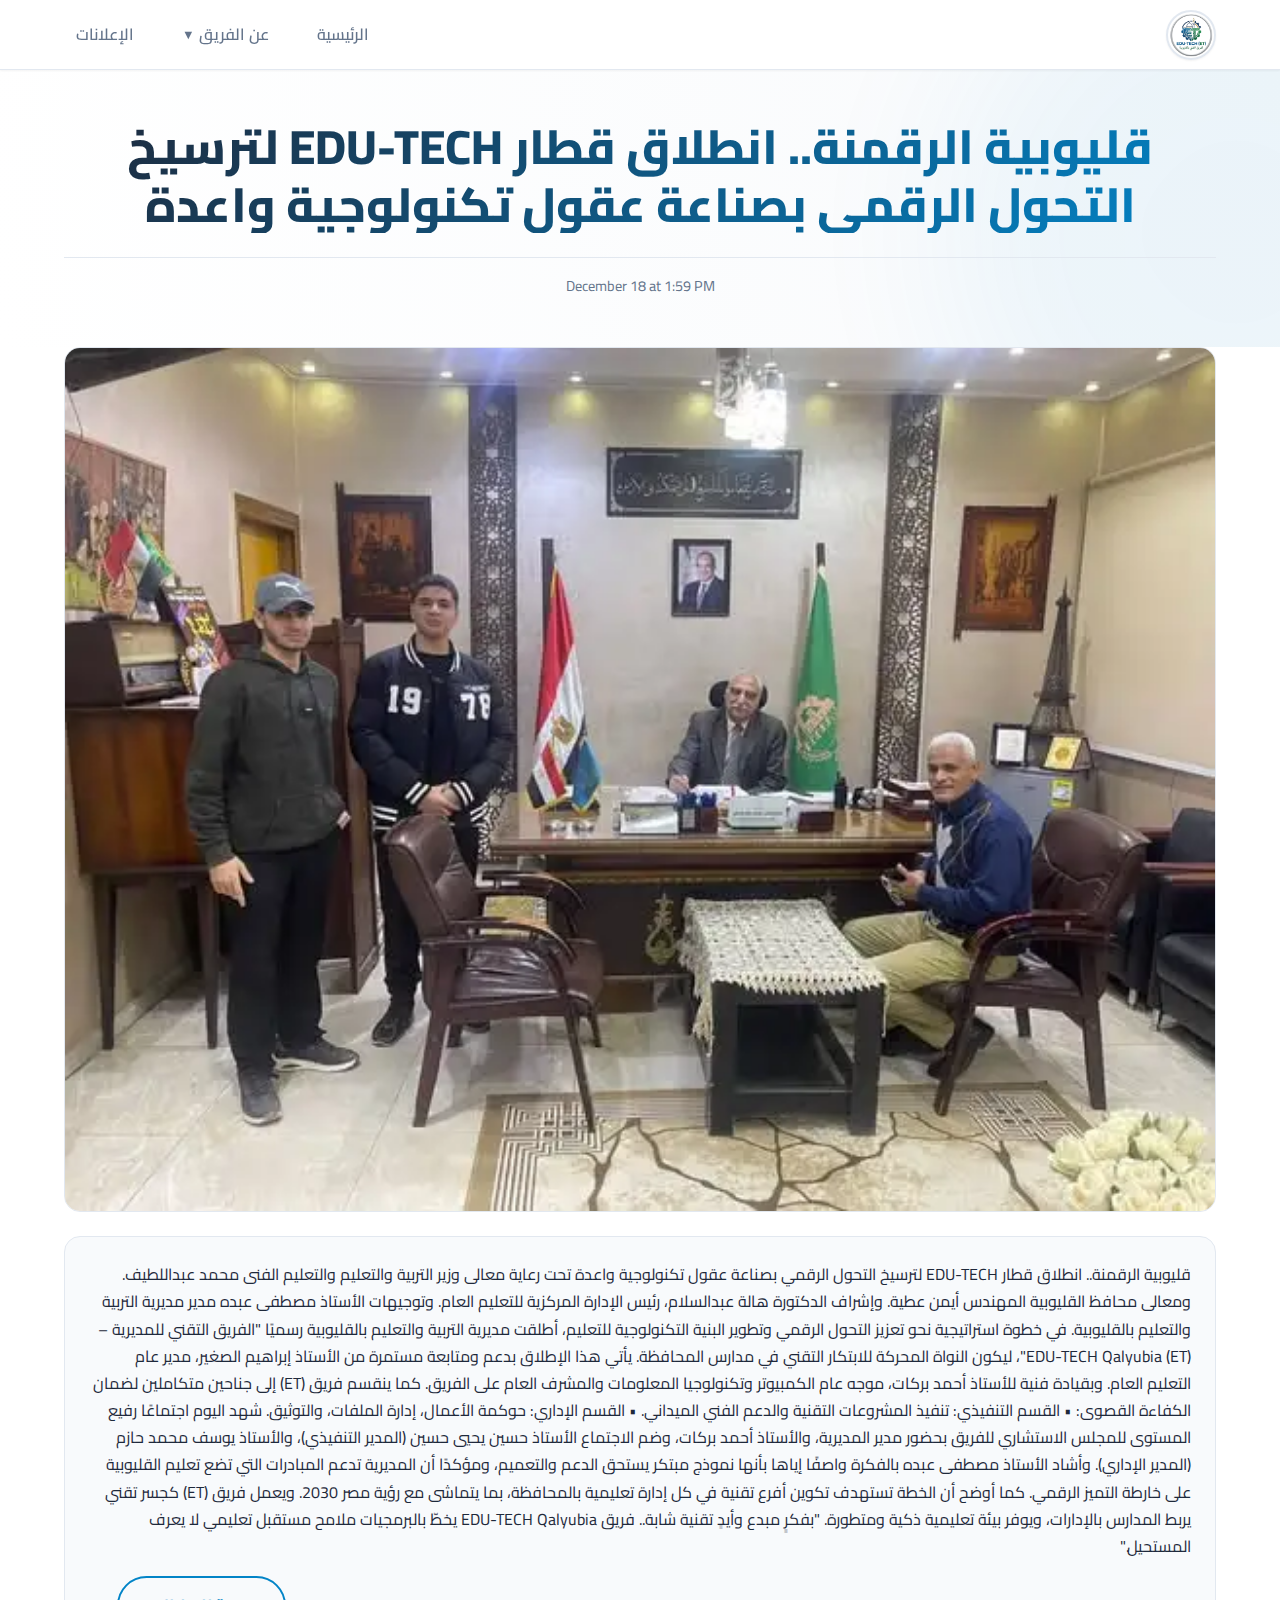
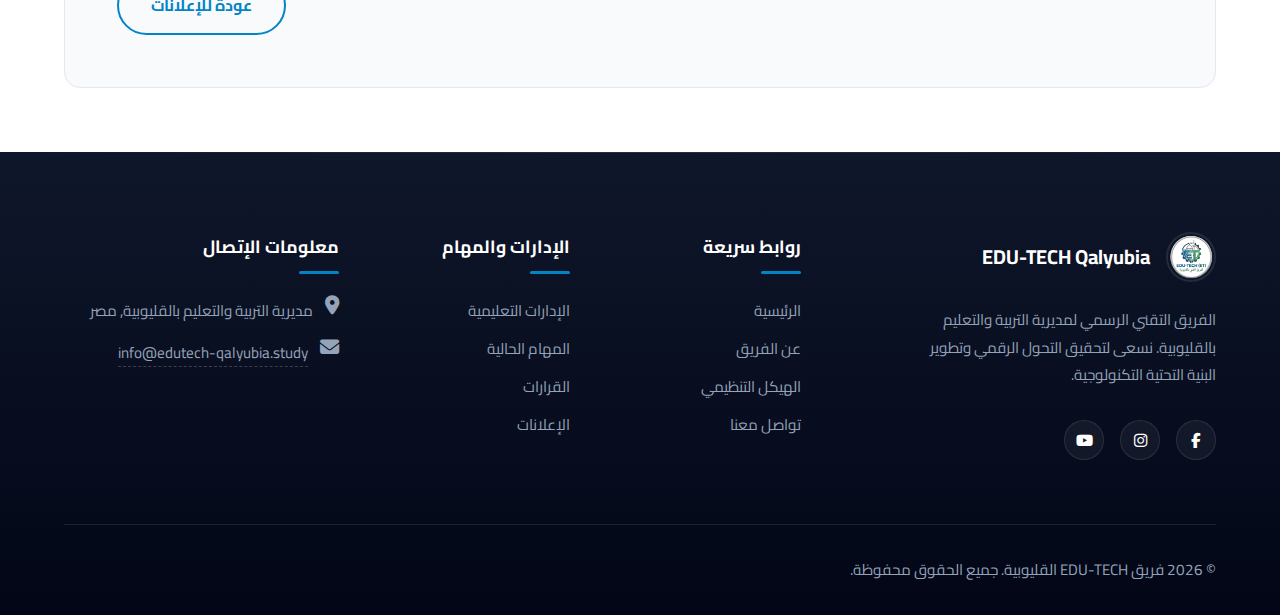
<file: news-qalyubia-digitization-et-launch.html>
<!DOCTYPE html>
<html lang="ar" dir="rtl">
<head>
    <meta charset="UTF-8">
    <meta name="viewport" content="width=device-width, initial-scale=1.0">
    <title>قليوبية الرقمنة.. انطلاق قطار EDU-TECH - خبر</title>
    <meta name="description" content="قليوبية الرقمنة.. انطلاق قطار EDU-TECH لترسيخ التحول الرقمي بصناعة عقول تكنولوجية واعدة.">
    <link rel="preconnect" href="https://fonts.googleapis.com">
    <link rel="preconnect" href="https://fonts.gstatic.com" crossorigin>
    <link href="https://fonts.googleapis.com/css2?family=Cairo:wght@400;600;700&family=Inter:wght@400;600;700&display=swap" rel="stylesheet">
    <link rel="stylesheet" href="assets/css/style.css">
    <link rel="icon" type="image/png" sizes="96x96" href="assets/images/favicon.png">
    <link rel="stylesheet" href="https://cdnjs.cloudflare.com/ajax/libs/font-awesome/6.4.0/css/all.min.css">
    <script type="application/ld+json">
    {
      "@context": "https://schema.org",
      "@type": "NewsArticle",
      "headline": "قليوبية الرقمنة.. انطلاق قطار EDU-TECH لترسيخ التحول الرقمي بصناعة عقول تكنولوجية واعدة",
      "datePublished": "2025-12-18T13:59:00+02:00",
      "image": "https://edutech-qalyubia.study/assets/images/December_18_at_1_59_PM_.webp",
      "publisher": {
        "@type": "Organization",
        "name": "EDU-TECH Qalyubia"
      }
    }
    </script>
    <script id="Cookiebot" src="https://consent.cookiebot.com/uc.js" data-cbid="67b76bf8-85f2-4d11-9f51-991c5b2c23f1" type="text/javascript" async></script>
    <script async src="https://www.googletagmanager.com/gtag/js?id=G-F6LTPEJK5V"></script>
    <script>
      window.dataLayer = window.dataLayer || [];
      function gtag(){dataLayer.push(arguments);}
      gtag('js', new Date());
      gtag('config', 'G-F6LTPEJK5V');
    </script>
</head>
<body>
    <header class="header">
        <div class="container">
            <a href="index" class="logo">
                <img src="assets/images/logo.webp" width="2813" height="2813" alt="EDU-TECH Qalyubia">
            </a>
            <div class="hamburger" id="hamburger">
                <span class="bar"></span>
                <span class="bar"></span>
                <span class="bar"></span>
            </div>
            <nav class="nav-menu" id="nav-menu">
                <a href="index" class="nav-link">
                    <span class="lang-ar">الرئيسية</span>
                    <span class="lang-en">Home</span>
                </a>
                <div class="dropdown">
                    <a href="about" class="nav-link dropdown-toggle">
                        <span class="lang-ar">عن الفريق</span>
                        <span class="lang-en">About Team</span>
                        <span class="dropdown-arrow">▼</span>
                    </a>
                    <div class="dropdown-menu">
                        <a href="about" class="dropdown-item">
                            <span class="lang-ar">عن الفريق</span>
                            <span class="lang-en">About Team</span>
                        </a>
                        <a href="team" class="dropdown-item">
                            <span class="lang-ar">الأعضاء</span>
                            <span class="lang-en">Members</span>
                        </a>
                        <a href="structure" class="dropdown-item">
                            <span class="lang-ar">الهيكل التنظيمي</span>
                            <span class="lang-en">Structure</span>
                        </a>
                    </div>
                </div>
                <a href="announcements" class="nav-link">
                    <span class="lang-ar">الإعلانات</span>
                    <span class="lang-en">Announcements</span>
                </a>
            </nav>
        </div>
    </header>
    <main>
        <section class="hero" style="padding: 3rem 0;">
            <div class="container animate-fade-in">
                <h1 class="hero-title">قليوبية الرقمنة.. انطلاق قطار EDU-TECH لترسيخ التحول الرقمي بصناعة عقول تكنولوجية واعدة</h1>
                <div class="news-meta" style="justify-content: center;">December 18 at 1:59 PM</div>
            </div>
        </section>
        <section class="container animate-fade-in" style="padding-bottom: 4rem;">
            <img src="assets/images/December_18_at_1_59_PM_.webp" width="590" height="443" alt="قليوبية الرقمنة.. انطلاق قطار EDU-TECH" class="news-image" style="border-radius: var(--radius); border: 1px solid var(--border); margin-bottom: 1.5rem;">
            <article class="card" style="padding: 1.5rem;">
                <div class="news-body">
قليوبية الرقمنة.. انطلاق قطار EDU-TECH لترسيخ التحول الرقمي بصناعة عقول تكنولوجية واعدة 
تحت رعاية معالى وزير التربية والتعليم والتعليم الفنى محمد عبداللطيف. 
ومعالى محافظ القليوبية المهندس أيمن عطية. 
وإشراف الدكتورة هالة عبدالسلام، رئيس الإدارة المركزية للتعليم العام. 
وتوجيهات الأستاذ مصطفى عبده مدير مديرية التربية والتعليم بالقليوبية. 

في خطوة استراتيجية نحو تعزيز التحول الرقمي وتطوير البنية التكنولوجية للتعليم، أطلقت مديرية التربية والتعليم بالقليوبية رسميًا "الفريق التقني للمديرية – EDU-TECH Qalyubia (ET)"، ليكون النواة المحركة للابتكار التقني في مدارس المحافظة. 

يأتي هذا الإطلاق بدعم ومتابعة مستمرة من 
الأستاذ إبراهيم الصغير، مدير عام التعليم العام. 

وبقيادة فنية للأستاذ أحمد بركات، موجه عام الكمبيوتر وتكنولوجيا المعلومات والمشرف العام على الفريق. 

كما ينقسم فريق (ET) إلى جناحين متكاملين لضمان الكفاءة القصوى: 
• القسم التنفيذي: تنفيذ المشروعات التقنية والدعم الفني الميداني. 
• القسم الإداري: حوكمة الأعمال، إدارة الملفات، والتوثيق. 

شهد اليوم اجتماعًا رفيع المستوى للمجلس الاستشاري للفريق بحضور مدير المديرية، والأستاذ أحمد بركات، وضم الاجتماع الأستاذ حسين يحيي حسين (المدير التنفيذي)، والأستاذ يوسف محمد حازم (المدير الإداري). 

وأشاد الأستاذ مصطفى عبده بالفكرة واصفًا إياها بأنها نموذج مبتكر يستحق الدعم والتعميم، ومؤكدًا أن المديرية تدعم المبادرات التي تضع تعليم القليوبية على خارطة التميز الرقمي. 

كما أوضح أن الخطة تستهدف تكوين أفرع تقنية في كل إدارة تعليمية بالمحافظة، بما يتماشى مع رؤية مصر 2030. 

ويعمل فريق (ET) كجسر تقني يربط المدارس بالإدارات، ويوفر بيئة تعليمية ذكية ومتطورة. 

"بفكرٍ مبدع وأيدٍ تقنية شابة.. فريق EDU-TECH Qalyubia يخطّ بالبرمجيات ملامح مستقبل تعليمي لا يعرف المستحيل."
                </div>
                <div class="news-actions" style="margin-top: 1rem;">
                    <a href="announcements" class="btn btn-outline">عودة للإعلانات</a>
                </div>
            </article>
        </section>
    </main>
    <footer class="footer-modern">
        <div class="container">
            <div class="footer-top">
                <div class="footer-brand-col">
                    <a href="index" class="footer-logo-link">
                        <img src="assets/images/logo.webp" width="2813" height="2813" alt="Logo" class="footer-logo" loading="lazy">
                        <span>
                            <span class="lang-ar">EDU-TECH Qalyubia</span>
                            <span class="lang-en">EDU-TECH Qalyubia</span>
                        </span>
                    </a>
                    <p class="footer-desc">
                        <span class="lang-ar">الفريق التقني الرسمي لمديرية التربية والتعليم بالقليوبية. نسعى لتحقيق التحول الرقمي وتطوير البنية التحتية التكنولوجية.</span>
                        <span class="lang-en">Official technical team of Qalyubia Directorate of Education. We aim to achieve digital transformation and develop technical infrastructure.</span>
                    </p>
                    <div class="social-links">
                        <a href="https://www.facebook.com/ETQal/" target="_blank" rel="noopener noreferrer" data-label-ar="صفحة EDU-TECH القليوبية على فيسبوك" data-label-en="EDU-TECH Qalyubia Facebook Page" aria-label="صفحة EDU-TECH القليوبية على فيسبوك" title="صفحة EDU-TECH القليوبية على فيسبوك"><i class="fab fa-facebook-f"></i></a>
                        <a href="https://www.instagram.com/edutech_eg/" target="_blank" rel="noopener noreferrer" data-label-ar="حساب EDU-TECH الرسمي على إنستجرام" data-label-en="Official EDU-TECH Instagram Account" aria-label="حساب EDU-TECH الرسمي على إنستجرام" title="حساب EDU-TECH الرسمي على إنستجرام"><i class="fab fa-instagram"></i></a>
                        <a href="https://www.youtube.com/@EDUTEC-egy" target="_blank" rel="noopener noreferrer" data-label-ar="قناة EDU-TECH التعليمية على يوتيوب" data-label-en="EDU-TECH Educational YouTube Channel" aria-label="قناة EDU-TECH التعليمية على يوتيوب" title="قناة EDU-TECH التعليمية على يوتيوب"><i class="fab fa-youtube"></i></a>
                    </div>
                </div>

                <div class="footer-links-col">
                    <h3>
                        <span class="lang-ar">روابط سريعة</span>
                        <span class="lang-en">Quick Links</span>
                    </h3>
                    <ul>
                        <li><a href="index"><span class="lang-ar">الرئيسية</span><span class="lang-en">Home</span></a></li>
                        <li><a href="about"><span class="lang-ar">عن الفريق</span><span class="lang-en">About Team</span></a></li>
                        <li><a href="structure"><span class="lang-ar">الهيكل التنظيمي</span><span class="lang-en">Structure</span></a></li>
                        <li><a href="contact"><span class="lang-ar">تواصل معنا</span><span class="lang-en">Contact</span></a></li>
                    </ul>
                </div>

                <div class="footer-links-col">
                    <h3>
                        <span class="lang-ar">الإدارات والمهام</span>
                        <span class="lang-en">Admins & Tasks</span>
                    </h3>
                    <ul>
                        <li><a href="administrations"><span class="lang-ar">الإدارات التعليمية</span><span class="lang-en">Administrations</span></a></li>
                        <li><a href="tasks"><span class="lang-ar">المهام الحالية</span><span class="lang-en">Current Tasks</span></a></li>
                        <li><a href="decisions"><span class="lang-ar">القرارات</span><span class="lang-en">Decisions</span></a></li>
                        <li><a href="announcements"><span class="lang-ar">الإعلانات</span><span class="lang-en">Announcements</span></a></li>
                    </ul>
                </div>

                <div class="footer-contact-col">
                    <h3>
                        <span class="lang-ar">معلومات الإتصال</span>
                        <span class="lang-en">Contact Info</span>
                    </h3>
                    <ul class="contact-list">
                        <li>
                            <i class="fas fa-map-marker-alt icon"></i>
                            <span>
                                <span class="lang-ar">مديرية التربية والتعليم بالقليوبية, مصر</span>
                                <span class="lang-en">Qalyubia Directorate of Education, Egypt</span>
                            </span>
                        </li>
                        <li>
                            <i class="fas fa-envelope icon"></i>
                            <a href="mailto:info@edutech-qalyubia.study">info@edutech-qalyubia.study</a>
                        </li>
                    </ul>
                </div>
            </div>

            <div class="footer-bottom">
                <p>
                    <span class="lang-ar">&copy; <span class="current-year"></span> فريق EDU-TECH القليوبية. جميع الحقوق محفوظة.</span>
                    <span class="lang-en">&copy; <span class="current-year"></span> EDU-TECH Qalyubia Team. All rights reserved.</span>
                </p>
            </div>
        </div>
    </footer>
    <script src="assets/js/main.js"></script>
</body>
</html>
</file>
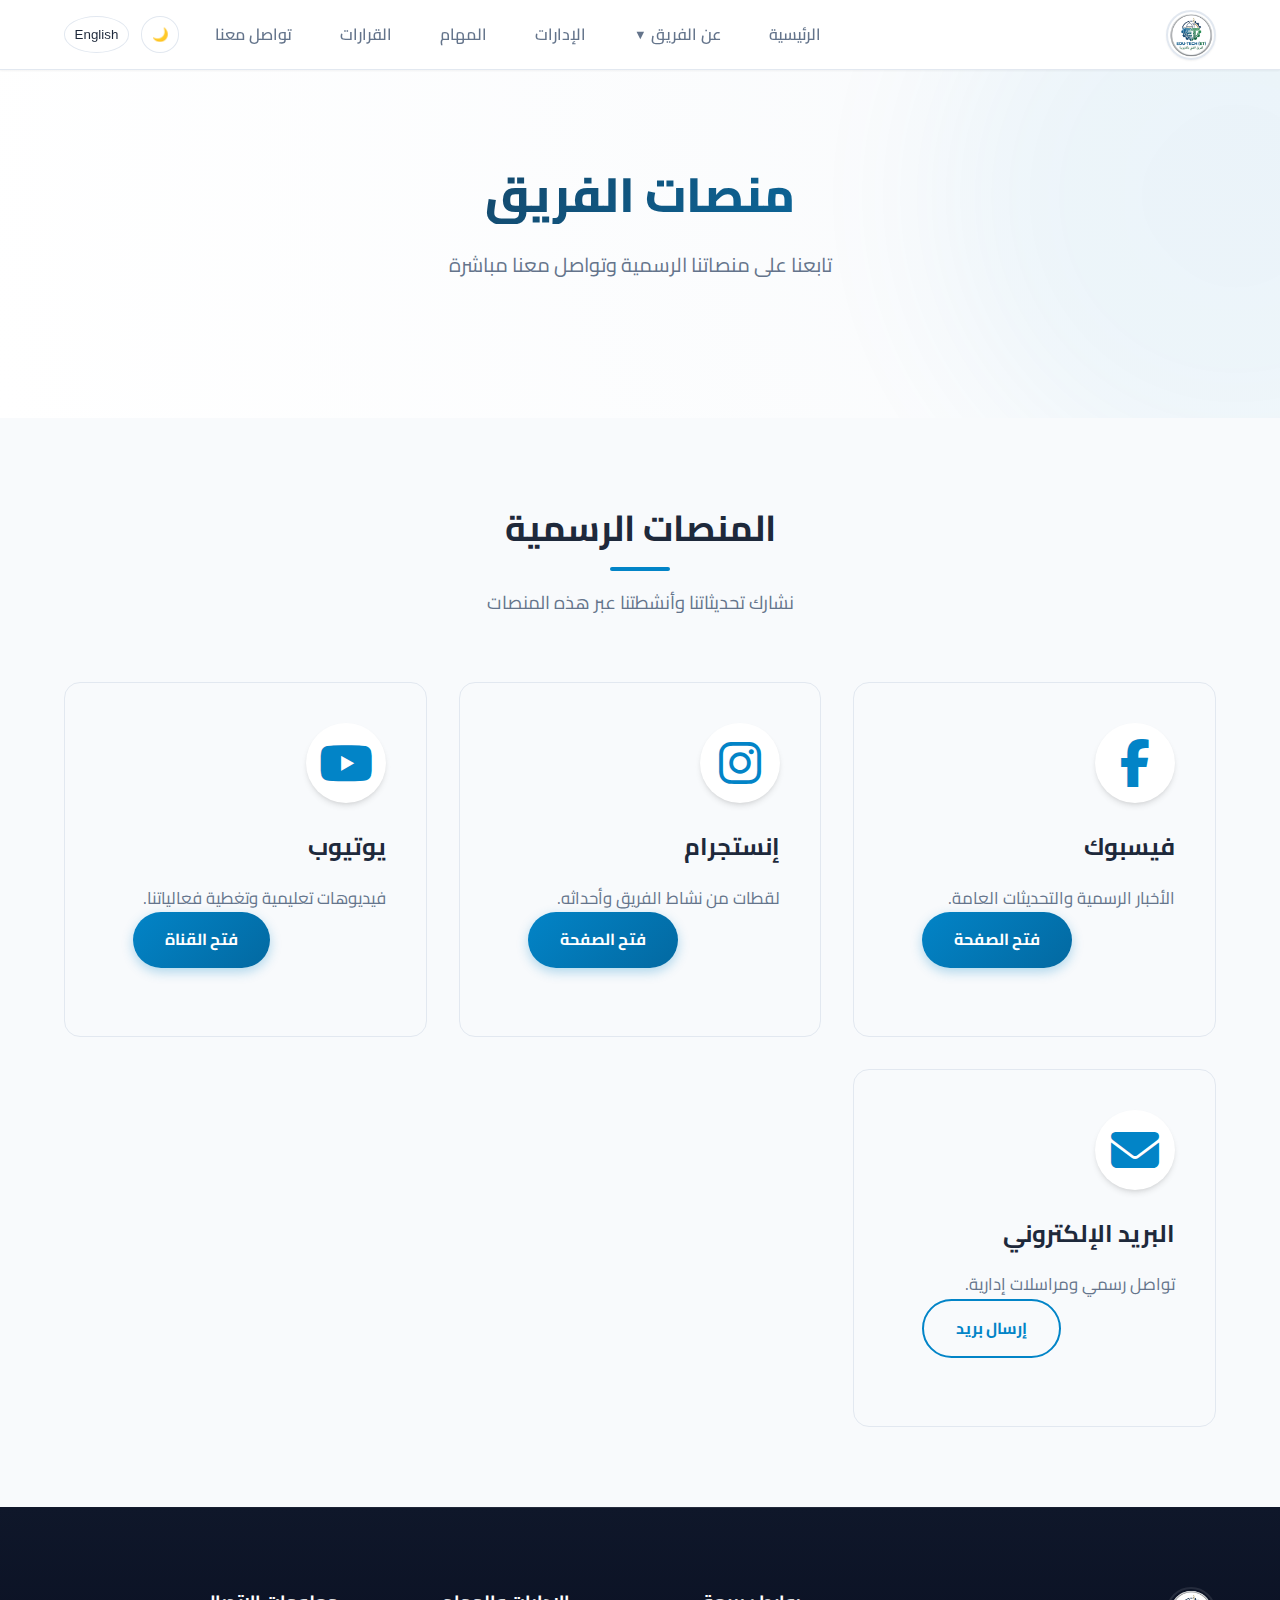
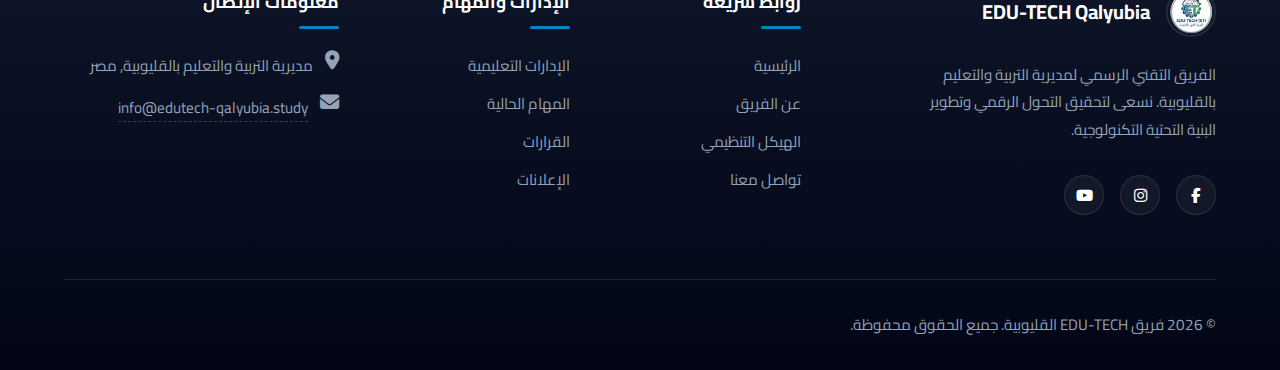
<file: platforms.html>
<!DOCTYPE html>
<html lang="ar" dir="rtl">
<head>
    <meta charset="UTF-8">
    <meta name="viewport" content="width=device-width, initial-scale=1.0">
    <title>منصات الفريق - EDU-TECH Qalyubia</title>
    <meta name="description" content="Edu-Tech Qalyubia الفريق التقني الرسمي لمديرية التربية والتعليم بالقليوبية، مصر. بقيادة حسين يحيي حسين. نسعى لتحقيق التحول الرقمي وتطوير التعليم.">
    <link rel="preconnect" href="https://fonts.googleapis.com">
    <link rel="preconnect" href="https://fonts.gstatic.com" crossorigin>
    <link href="https://fonts.googleapis.com/css2?family=Cairo:wght@400;600;700&family=Inter:wght@400;600;700&display=swap" rel="stylesheet">
    <link rel="stylesheet" href="assets/css/style.css">
    <link rel="icon" type="image/png" sizes="96x96" href="assets/images/favicon.png">
    <link rel="stylesheet" href="https://cdnjs.cloudflare.com/ajax/libs/font-awesome/6.4.0/css/all.min.css">
    <script async src="https://www.googletagmanager.com/gtag/js?id=G-F6LTPEJK5V"></script>
    <script id="Cookiebot" src="https://consent.cookiebot.com/uc.js" data-cbid="67b76bf8-85f2-4d11-9f51-991c5b2c23f1" type="text/javascript" async></script>
    <script>
      window.dataLayer = window.dataLayer || [];
      function gtag(){dataLayer.push(arguments);}
      gtag('js', new Date());
      gtag('config', 'G-F6LTPEJK5V');
    </script>
</head>
<body>
    <header class="header">
        <div class="container">
            <a href="index" class="logo">
                <img src="assets/images/logo.webp" width="2813" height="2813" alt="EDU-TECH Qalyubia">
            </a>

            <div class="hamburger" id="hamburger">
                <span class="bar"></span>
                <span class="bar"></span>
                <span class="bar"></span>
            </div>

            <nav class="nav-menu" id="nav-menu">
                <a href="index" class="nav-link">
                    <span class="lang-ar">الرئيسية</span>
                    <span class="lang-en">Home</span>
                </a>
                
                <div class="dropdown">
                    <a href="about" class="nav-link dropdown-toggle">
                        <span class="lang-ar">عن الفريق</span>
                        <span class="lang-en">About Team</span>
                        <span class="dropdown-arrow">▼</span>
                    </a>
                    <div class="dropdown-menu">
                        <a href="about" class="dropdown-item">
                            <span class="lang-ar">عن الفريق</span>
                            <span class="lang-en">About Team</span>
                        </a>
                        <a href="team" class="dropdown-item">
                            <span class="lang-ar">الأعضاء</span>
                            <span class="lang-en">Members</span>
                        </a>
                        <a href="structure" class="dropdown-item">
                            <span class="lang-ar">الهيكل التنظيمي</span>
                            <span class="lang-en">Structure</span>
                        </a>
                    </div>
                </div>

                <a href="administrations" class="nav-link">
                    <span class="lang-ar">الإدارات</span>
                    <span class="lang-en">Administrations</span>
                </a>
                <a href="tasks" class="nav-link">
                    <span class="lang-ar">المهام</span>
                    <span class="lang-en">Tasks</span>
                </a>
                <a href="decisions" class="nav-link">
                    <span class="lang-ar">القرارات</span>
                    <span class="lang-en">Decisions</span>
                </a>
                <a href="contact" class="nav-link">
                    <span class="lang-ar">تواصل معنا</span>
                    <span class="lang-en">Contact</span>
                </a>
                
                <div class="controls">
                    <button id="theme-toggle" class="btn-icon" aria-label="Toggle Theme">🌙</button>
                    <button id="lang-toggle" class="btn-icon" aria-label="Toggle Language">English</button>
                </div>
            </nav>
        </div>
    </header>

    <main>
        <section class="hero">
            <div class="container animate-fade-in">
                <h1 class="hero-title">
                    <span class="lang-ar">منصات الفريق</span>
                    <span class="lang-en">Team Platforms</span>
                </h1>
                <p class="hero-subtitle">
                    <span class="lang-ar">تابعنا على منصاتنا الرسمية وتواصل معنا مباشرة</span>
                    <span class="lang-en">Follow our official platforms and reach us directly</span>
                </p>
            </div>
        </section>

        <section class="features" style="background-color: var(--surface);">
            <div class="container">
                <div class="section-header">
                    <h2>
                        <span class="lang-ar">المنصات الرسمية</span>
                        <span class="lang-en">Official Platforms</span>
                    </h2>
                    <p>
                        <span class="lang-ar">نشارك تحديثاتنا وأنشطتنا عبر هذه المنصات</span>
                        <span class="lang-en">We share updates and activities across these platforms</span>
                    </p>
                </div>
                <div class="grid-3">
                    <div class="card">
                        <div class="icon-box"><i class="fab fa-facebook-f"></i></div>
                        <h3 class="card-title">
                            <span class="lang-ar">فيسبوك</span>
                            <span class="lang-en">Facebook</span>
                        </h3>
                        <p class="card-text">
                            <span class="lang-ar">الأخبار الرسمية والتحديثات العامة.</span>
                            <span class="lang-en">Official news and general updates.</span>
                        </p>
                        <div class="news-actions">
                            <a href="https://www.facebook.com/ETQal/" target="_blank" class="btn btn-primary" rel="noopener noreferrer" data-label-ar="صفحة EDU-TECH القليوبية على فيسبوك" data-label-en="EDU-TECH Qalyubia Facebook Page" aria-label="صفحة EDU-TECH القليوبية على فيسبوك" title="صفحة EDU-TECH القليوبية على فيسبوك">
                                <span class="lang-ar">فتح الصفحة</span>
                                <span class="lang-en">Open Page</span>
                            </a>
                        </div>
                    </div>
                    <div class="card">
                        <div class="icon-box"><i class="fab fa-instagram"></i></div>
                        <h3 class="card-title">
                            <span class="lang-ar">إنستجرام</span>
                            <span class="lang-en">Instagram</span>
                        </h3>
                        <p class="card-text">
                            <span class="lang-ar">لقطات من نشاط الفريق وأحداثه.</span>
                            <span class="lang-en">Snapshots from team activities and events.</span>
                        </p>
                        <div class="news-actions">
                            <a href="https://www.instagram.com/edutech_eg/" target="_blank" class="btn btn-primary" rel="noopener noreferrer" data-label-ar="حساب EDU-TECH الرسمي على إنستجرام" data-label-en="Official EDU-TECH Instagram Account" aria-label="حساب EDU-TECH الرسمي على إنستجرام" title="حساب EDU-TECH الرسمي على إنستجرام">
                                <span class="lang-ar">فتح الصفحة</span>
                                <span class="lang-en">Open Page</span>
                            </a>
                        </div>
                    </div>
                    <div class="card">
                        <div class="icon-box"><i class="fab fa-youtube"></i></div>
                        <h3 class="card-title">
                            <span class="lang-ar">يوتيوب</span>
                            <span class="lang-en">YouTube</span>
                        </h3>
                        <p class="card-text">
                            <span class="lang-ar">فيديوهات تعليمية وتغطية فعالياتنا.</span>
                            <span class="lang-en">Educational videos and coverage of our events.</span>
                        </p>
                        <div class="news-actions">
                            <a href="https://www.youtube.com/@EDUTEC-egy" target="_blank" class="btn btn-primary" rel="noopener noreferrer" data-label-ar="قناة EDU-TECH التعليمية على يوتيوب" data-label-en="EDU-TECH Educational YouTube Channel" aria-label="قناة EDU-TECH التعليمية على يوتيوب" title="قناة EDU-TECH التعليمية على يوتيوب">
                                <span class="lang-ar">فتح القناة</span>
                                <span class="lang-en">Open Channel</span>
                            </a>
                        </div>
                    </div>
                    <div class="card">
                        <div class="icon-box"><i class="fas fa-envelope"></i></div>
                        <h3 class="card-title">
                            <span class="lang-ar">البريد الإلكتروني</span>
                            <span class="lang-en">Email</span>
                        </h3>
                        <p class="card-text">
                            <span class="lang-ar">تواصل رسمي ومراسلات إدارية.</span>
                            <span class="lang-en">Official communication and administrative correspondence.</span>
                        </p>
                        <div class="news-actions">
                            <a href="mailto:info@edutech-qalyubia.study" class="btn btn-outline">
                                <span class="lang-ar">إرسال بريد</span>
                                <span class="lang-en">Send Email</span>
                            </a>
                        </div>
                    </div>
                </div>
            </div>
        </section>
    </main>

    <footer class="footer-modern">
        <div class="container">
            <div class="footer-top">
                <div class="footer-brand-col">
                    <a href="index" class="footer-logo-link">
                        <img src="assets/images/logo.webp" width="2813" height="2813" alt="Logo" class="footer-logo" loading="lazy">
                        <span>
                            <span class="lang-ar">EDU-TECH Qalyubia</span>
                            <span class="lang-en">EDU-TECH Qalyubia</span>
                        </span>
                    </a>
                    <p class="footer-desc">
                        <span class="lang-ar">الفريق التقني الرسمي لمديرية التربية والتعليم بالقليوبية. نسعى لتحقيق التحول الرقمي وتطوير البنية التحتية التكنولوجية.</span>
                        <span class="lang-en">Official technical team of Qalyubia Directorate of Education. We aim to achieve digital transformation and develop technical infrastructure.</span>
                    </p>
                    <div class="social-links">
                        <a href="https://www.facebook.com/ETQal/" target="_blank" rel="noopener noreferrer" data-label-ar="صفحة EDU-TECH القليوبية على فيسبوك" data-label-en="EDU-TECH Qalyubia Facebook Page" aria-label="صفحة EDU-TECH القليوبية على فيسبوك" title="صفحة EDU-TECH القليوبية على فيسبوك"><i class="fab fa-facebook-f"></i></a>
                        <a href="https://www.instagram.com/edutech_eg/" target="_blank" rel="noopener noreferrer" data-label-ar="حساب EDU-TECH الرسمي على إنستجرام" data-label-en="Official EDU-TECH Instagram Account" aria-label="حساب EDU-TECH الرسمي على إنستجرام" title="حساب EDU-TECH الرسمي على إنستجرام"><i class="fab fa-instagram"></i></a>
                        <a href="https://www.youtube.com/@EDUTEC-egy" target="_blank" rel="noopener noreferrer" data-label-ar="قناة EDU-TECH التعليمية على يوتيوب" data-label-en="EDU-TECH Educational YouTube Channel" aria-label="قناة EDU-TECH التعليمية على يوتيوب" title="قناة EDU-TECH التعليمية على يوتيوب"><i class="fab fa-youtube"></i></a>
                    </div>
                </div>

                <div class="footer-links-col">
                    <h3>
                        <span class="lang-ar">روابط سريعة</span>
                        <span class="lang-en">Quick Links</span>
                    </h3>
                    <ul>
                        <li><a href="index"><span class="lang-ar">الرئيسية</span><span class="lang-en">Home</span></a></li>
                        <li><a href="about"><span class="lang-ar">عن الفريق</span><span class="lang-en">About Team</span></a></li>
                        <li><a href="structure"><span class="lang-ar">الهيكل التنظيمي</span><span class="lang-en">Structure</span></a></li>
                        <li><a href="contact"><span class="lang-ar">تواصل معنا</span><span class="lang-en">Contact</span></a></li>
                    </ul>
                </div>

                <div class="footer-links-col">
                    <h3>
                        <span class="lang-ar">الإدارات والمهام</span>
                        <span class="lang-en">Admins & Tasks</span>
                    </h3>
                    <ul>
                        <li><a href="administrations"><span class="lang-ar">الإدارات التعليمية</span><span class="lang-en">Administrations</span></a></li>
                        <li><a href="tasks"><span class="lang-ar">المهام الحالية</span><span class="lang-en">Current Tasks</span></a></li>
                        <li><a href="decisions"><span class="lang-ar">القرارات</span><span class="lang-en">Decisions</span></a></li>
                        <li><a href="announcements"><span class="lang-ar">الإعلانات</span><span class="lang-en">Announcements</span></a></li>
                    </ul>
                </div>

                <div class="footer-contact-col">
                    <h3>
                        <span class="lang-ar">معلومات الإتصال</span>
                        <span class="lang-en">Contact Info</span>
                    </h3>
                    <ul class="contact-list">
                        <li>
                            <i class="fas fa-map-marker-alt icon"></i>
                            <span>
                                <span class="lang-ar">مديرية التربية والتعليم بالقليوبية, مصر</span>
                                <span class="lang-en">Qalyubia Directorate of Education, Egypt</span>
                            </span>
                        </li>
                        <li>
                            <i class="fas fa-envelope icon"></i>
                            <a href="mailto:info@edutech-qalyubia.study">info@edutech-qalyubia.study</a>
                        </li>
                    </ul>
                </div>
            </div>

            <div class="footer-bottom">
                <p>
                    <span class="lang-ar">&copy; <span class="current-year"></span> فريق EDU-TECH القليوبية. جميع الحقوق محفوظة.</span>
                    <span class="lang-en">&copy; <span class="current-year"></span> EDU-TECH Qalyubia Team. All rights reserved.</span>
                </p>
            </div>
        </div>
    </footer>

    <script src="assets/js/main.js"></script>
</body>
</html>
</file>
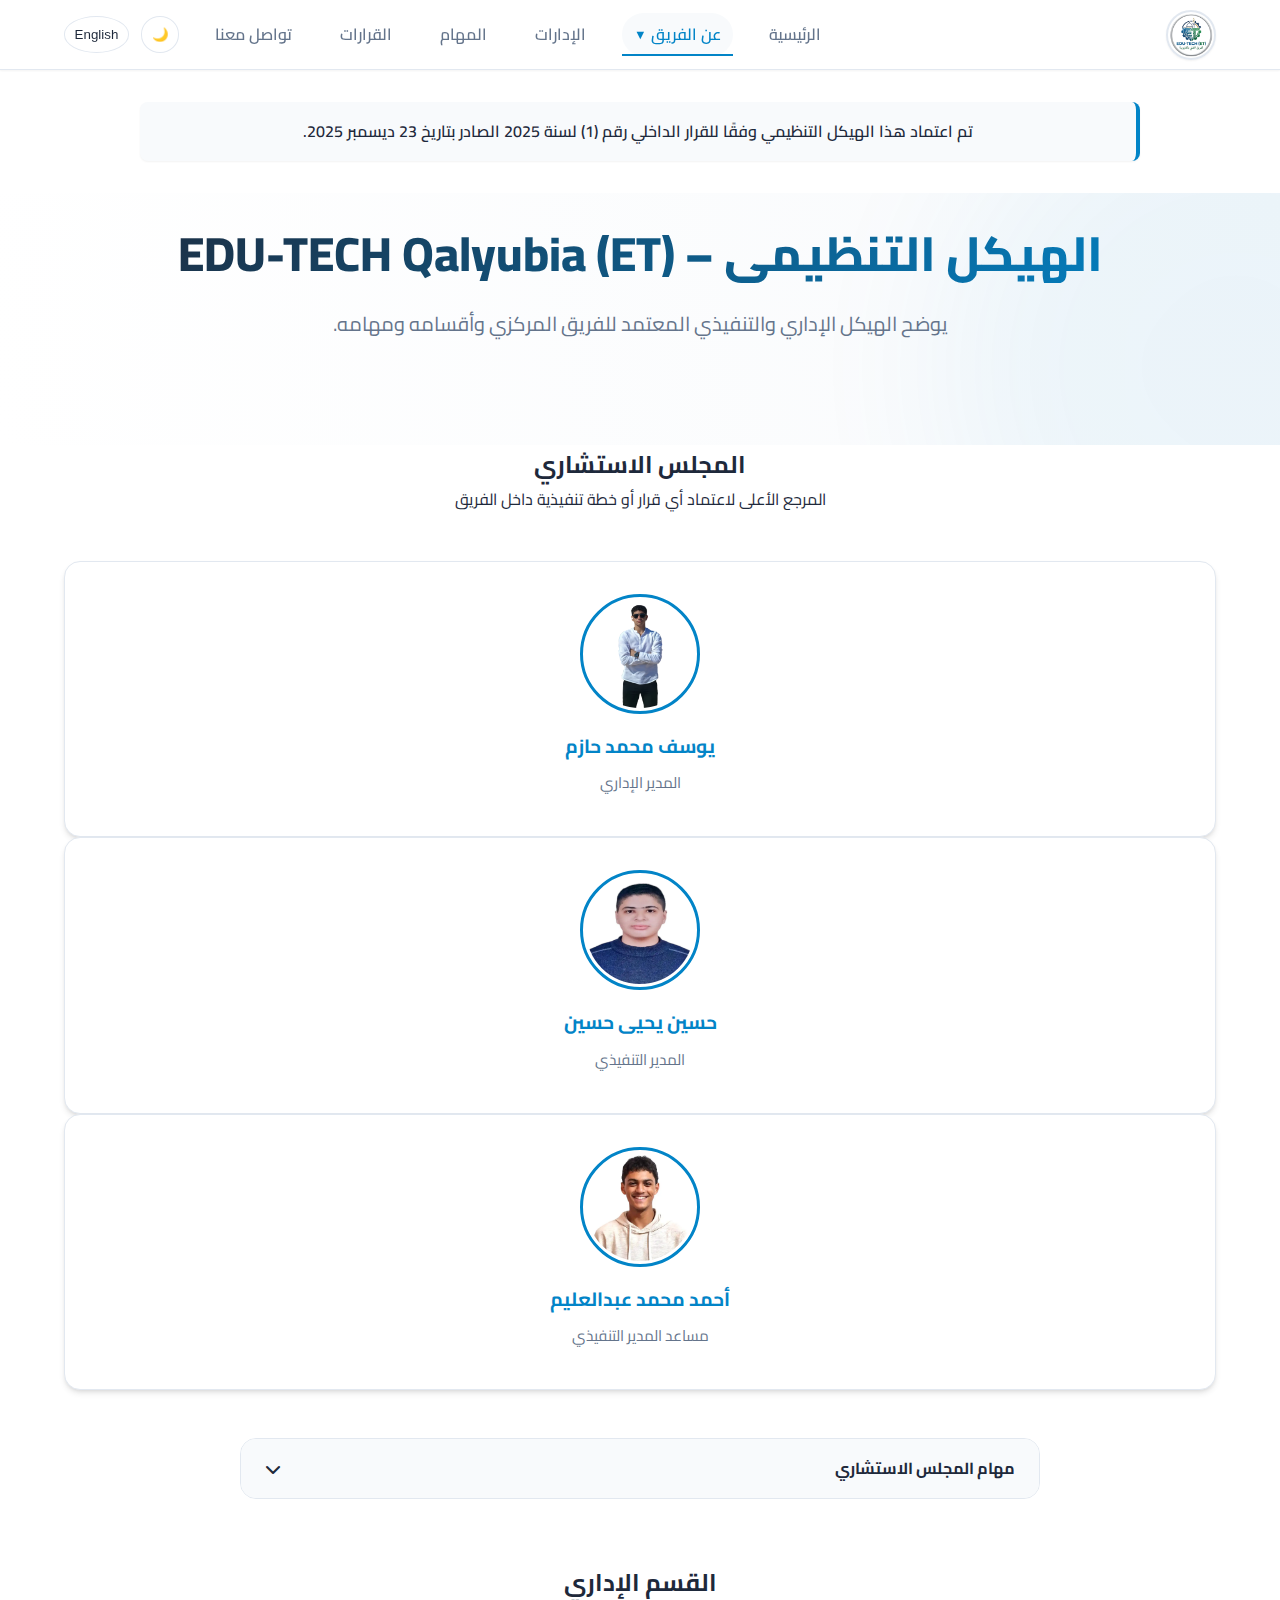
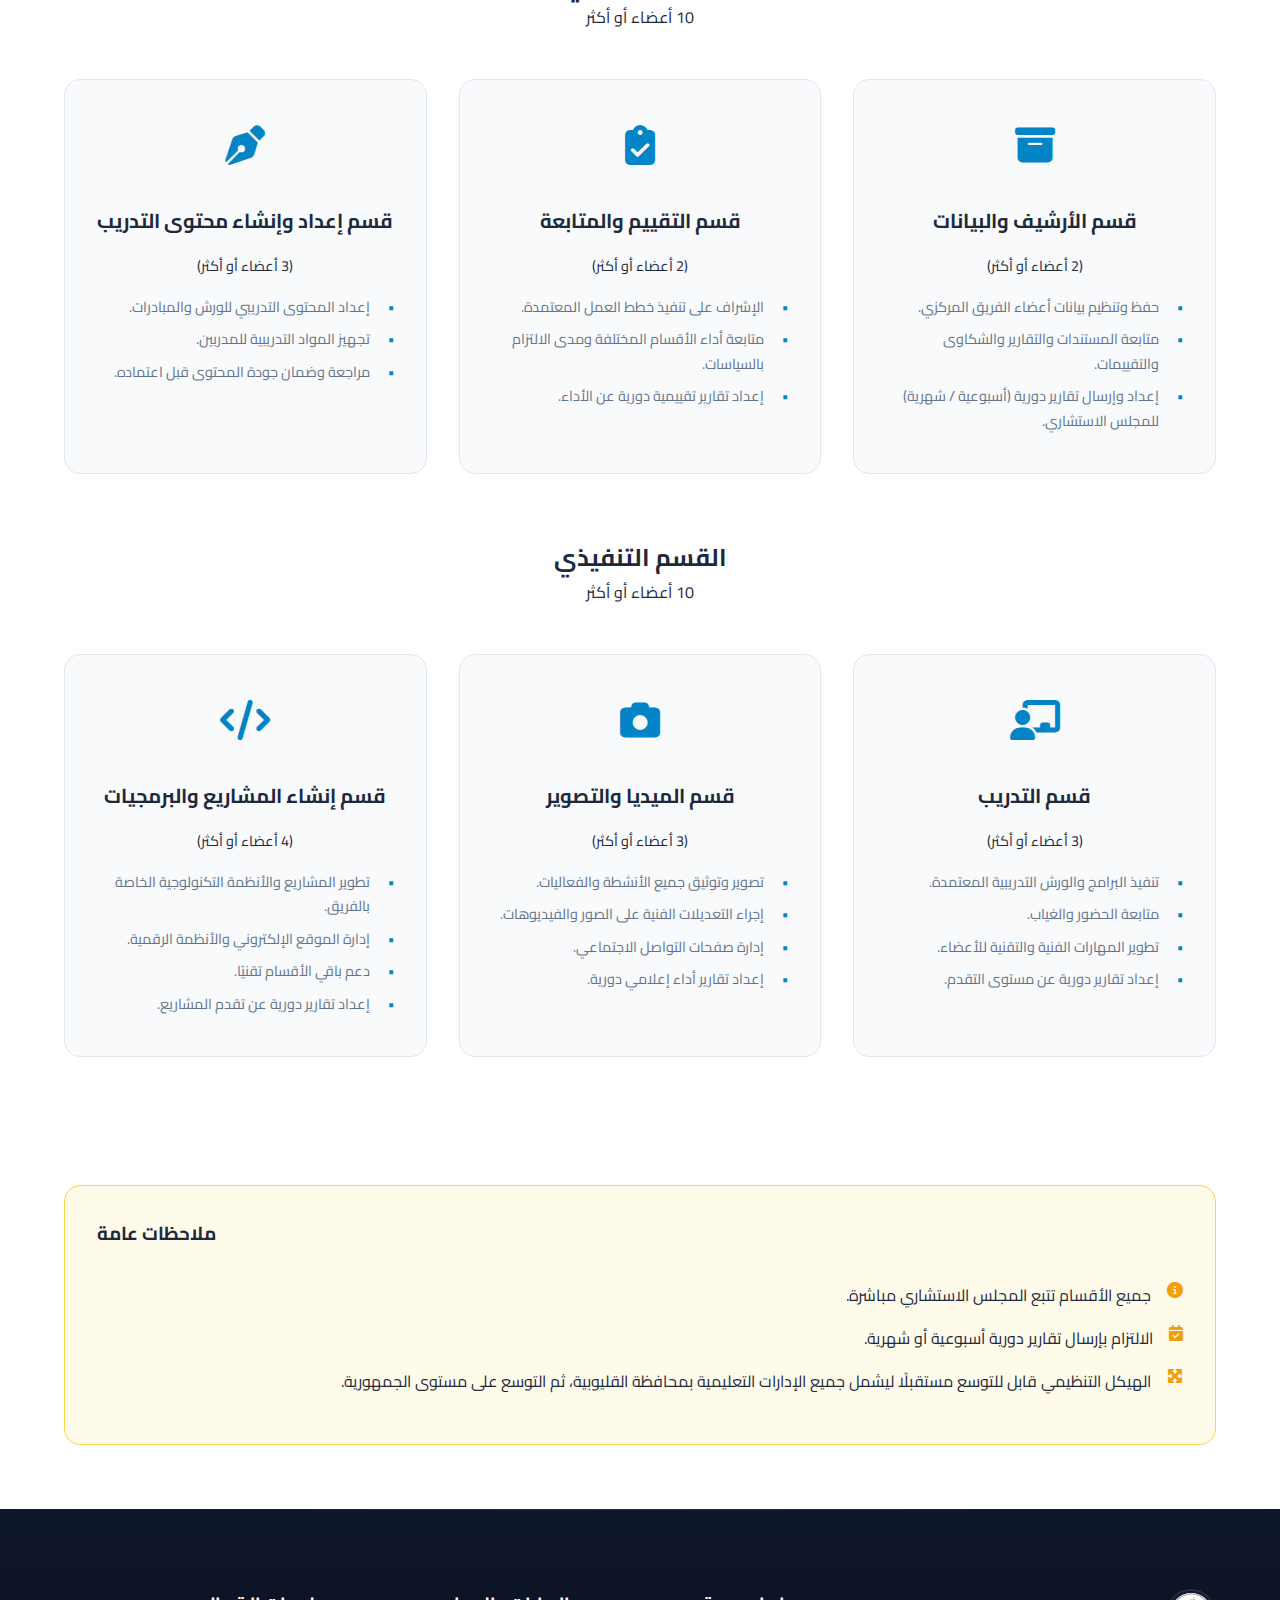
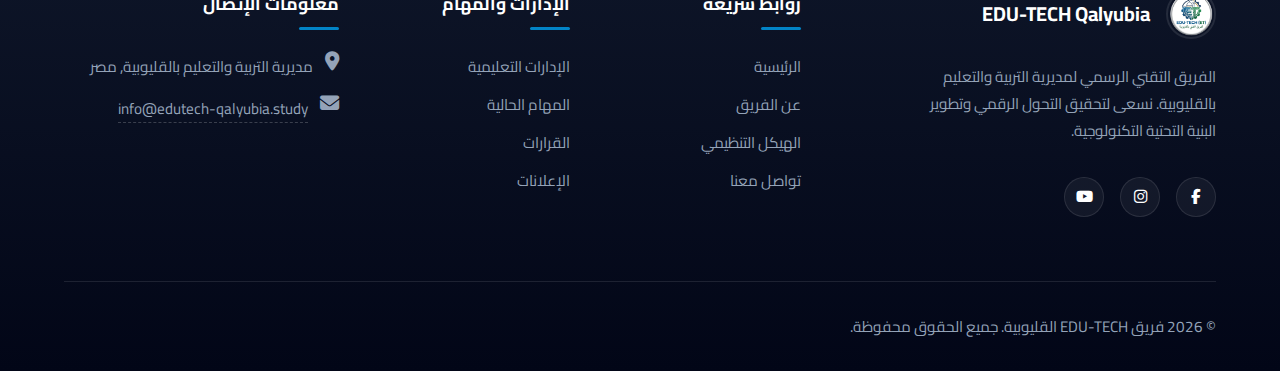
<file: structure.html>
<!DOCTYPE html>
<html lang="ar" dir="rtl">
<head>
    <meta charset="UTF-8">
    <meta name="viewport" content="width=device-width, initial-scale=1.0">
    <title>الهيكل التنظيمي - EDU-TECH Qalyubia</title>
    <meta name="description" content="Edu-Tech Qalyubia الفريق التقني الرسمي لمديرية التربية والتعليم بالقليوبية، مصر. بقيادة حسين يحيي حسين. نسعى لتحقيق التحول الرقمي وتطوير التعليم.">
    <link rel="preconnect" href="https://fonts.googleapis.com">
    <link rel="preconnect" href="https://fonts.gstatic.com" crossorigin>
    <link href="https://fonts.googleapis.com/css2?family=Cairo:wght@400;600;700&family=Inter:wght@400;600;700&display=swap" rel="stylesheet">
    <link rel="stylesheet" href="assets/css/style.css">
    <link rel="icon" type="image/png" sizes="96x96" href="assets/images/favicon.png">
    <link rel="stylesheet" href="https://cdnjs.cloudflare.com/ajax/libs/font-awesome/6.4.0/css/all.min.css">
    <script id="Cookiebot" src="https://consent.cookiebot.com/uc.js" data-cbid="67b76bf8-85f2-4d11-9f51-991c5b2c23f1" type="text/javascript" async></script>
    <style>
        /* Page Specific Styles */
        .official-note {
            background-color: var(--surface);
            border-left: 4px solid var(--primary);
            padding: 1rem 1.5rem;
            margin: 2rem auto;
            max-width: 1000px;
            border-radius: 0.5rem;
            box-shadow: var(--shadow-sm);
            font-weight: 600;
            text-align: center;
        }
        
        [dir="rtl"] .official-note {
            border-left: none;
            border-right: 4px solid var(--primary);
        }

        .section-title-wrapper {
            text-align: center;
            margin-bottom: 3rem;
        }

        .member-card {
            background: var(--bg-body);
            border-radius: var(--radius);
            overflow: hidden;
            box-shadow: var(--shadow);
            transition: transform 0.3s ease;
            text-align: center;
            padding-bottom: 1.5rem;
            border: 1px solid var(--border);
        }

        .member-card:hover {
            transform: translateY(-5px);
        }

        .member-img-wrapper {
            width: 120px;
            height: 120px;
            margin: 2rem auto 1rem;
            border-radius: 50%;
            overflow: hidden;
            border: 3px solid var(--primary);
            padding: 3px;
        }

        .member-img {
            width: 100%;
            height: 100%;
            object-fit: cover;
            border-radius: 50%;
        }

        .member-name {
            color: var(--primary);
            font-size: 1.2rem;
            font-weight: 700;
            margin-bottom: 0.5rem;
        }

        .member-role {
            color: var(--text-muted);
            font-size: 0.95rem;
            margin-bottom: 1rem;
        }

        .tasks-accordion {
            max-width: 800px;
            margin: 3rem auto 0;
            background: var(--surface);
            border-radius: var(--radius);
            overflow: hidden;
            border: 1px solid var(--border);
        }

        .accordion-item {
            border-bottom: 1px solid var(--border);
        }

        .accordion-item:last-child {
            border-bottom: none;
        }

        .accordion-header {
            padding: 1rem 1.5rem;
            cursor: pointer;
            background: var(--surface);
            font-weight: 700;
            display: flex;
            justify-content: space-between;
            align-items: center;
            transition: background 0.3s;
        }

        .accordion-header:hover {
            background: rgba(0,0,0,0.02);
        }

        .accordion-content {
            padding: 0 1.5rem;
            max-height: 0;
            overflow: hidden;
            transition: max-height 0.3s ease-out, padding 0.3s ease;
            background: var(--bg-body);
        }

        .accordion-item.active .accordion-content {
            padding: 1.5rem;
            max-height: 500px; /* Arbitrary large height */
        }

        .accordion-icon {
            transition: transform 0.3s;
        }

        .accordion-item.active .accordion-icon {
            transform: rotate(180deg);
        }

        .dept-card {
            background: var(--surface);
            border-radius: var(--radius);
            padding: 2rem;
            text-align: center;
            border: 1px solid var(--border);
            transition: all 0.3s ease;
            height: 100%;
        }

        .dept-card:hover {
            box-shadow: var(--shadow-lg);
            border-color: var(--primary);
        }

        .dept-icon {
            font-size: 2.5rem;
            color: var(--primary);
            margin-bottom: 1.5rem;
        }

        .dept-title {
            font-size: 1.25rem;
            margin-bottom: 1rem;
            color: var(--text-main);
        }

        .dept-list {
            text-align: right;
            list-style: none;
            margin-top: 1rem;
        }

        [dir="ltr"] .dept-list {
            text-align: left;
        }

        .dept-list li {
            position: relative;
            padding-right: 1.5rem;
            margin-bottom: 0.5rem;
            color: var(--text-muted);
            font-size: 0.9rem;
        }

        [dir="ltr"] .dept-list li {
            padding-right: 0;
            padding-left: 1.5rem;
        }

        .dept-list li::before {
            content: "•";
            color: var(--primary);
            font-weight: bold;
            position: absolute;
            right: 0;
        }

        [dir="ltr"] .dept-list li::before {
            right: auto;
            left: 0;
        }

        .general-notes {
            background: #fffbeb;
            border: 1px solid #fcd34d;
            border-radius: var(--radius);
            padding: 2rem;
            margin-top: 4rem;
        }

        [data-theme="dark"] .general-notes {
            background: #451a03;
            border-color: #78350f;
        }

        .note-item {
            display: flex;
            gap: 1rem;
            margin-bottom: 1rem;
            align-items: flex-start;
        }

        .note-icon {
            color: var(--secondary);
        }
    </style>
    <script async src="https://www.googletagmanager.com/gtag/js?id=G-F6LTPEJK5V"></script>
    <script>
      window.dataLayer = window.dataLayer || [];
      function gtag(){dataLayer.push(arguments);}
      gtag('js', new Date());
      gtag('config', 'G-F6LTPEJK5V');
    </script>
</head>
<body>
    <header class="header">
        <div class="container">
            <a href="index" class="logo">
                <img src="assets/images/logo.webp" width="2813" height="2813" alt="EDU-TECH Qalyubia">
            </a>

            <div class="hamburger" id="hamburger">
                <span class="bar"></span>
                <span class="bar"></span>
                <span class="bar"></span>
            </div>

            <nav class="nav-menu" id="nav-menu">
                <a href="index" class="nav-link">
                    <span class="lang-ar">الرئيسية</span>
                    <span class="lang-en">Home</span>
                </a>
                <div class="dropdown">
                    <a href="about" class="nav-link dropdown-toggle active">
                        <span class="lang-ar">عن الفريق</span>
                        <span class="lang-en">About Team</span>
                        <span class="dropdown-arrow">▼</span>
                    </a>
                    <div class="dropdown-menu">
                        <a href="about" class="dropdown-item">
                            <span class="lang-ar">عن الفريق</span>
                            <span class="lang-en">About Team</span>
                        </a>
                        <a href="team" class="dropdown-item">
                            <span class="lang-ar">الأعضاء</span>
                            <span class="lang-en">Members</span>
                        </a>
                        <a href="structure" class="dropdown-item">
                            <span class="lang-ar">الهيكل التنظيمي</span>
                            <span class="lang-en">Structure</span>
                        </a>
                    </div>
                </div>
                <a href="administrations" class="nav-link">
                    <span class="lang-ar">الإدارات</span>
                    <span class="lang-en">Administrations</span>
                </a>
                <a href="tasks" class="nav-link">
                    <span class="lang-ar">المهام</span>
                    <span class="lang-en">Tasks</span>
                </a>
                <a href="decisions" class="nav-link">
                    <span class="lang-ar">القرارات</span>
                    <span class="lang-en">Decisions</span>
                </a>
                <a href="contact" class="nav-link">
                    <span class="lang-ar">تواصل معنا</span>
                    <span class="lang-en">Contact</span>
                </a>
                
                <div class="controls">
                    <button id="theme-toggle" class="btn-icon" aria-label="Toggle Theme">🌙</button>
                    <button id="lang-toggle" class="btn-icon" aria-label="Toggle Language">English</button>
                </div>
            </nav>
        </div>
    </header>

    <main>
        <!-- Official Approval Note -->
        <div class="container animate-fade-in">
            <div class="official-note">
                <span class="lang-ar">تم اعتماد هذا الهيكل التنظيمي وفقًا للقرار الداخلي رقم (1) لسنة 2025 الصادر بتاريخ 23 ديسمبر 2025.</span>
                <span class="lang-en">This organizational structure has been officially approved according to Internal Decision No. (1) of 2025, issued on December 23, 2025.</span>
            </div>
        </div>

        <!-- 1. Hero Section -->
        <section class="hero" style="padding: 2rem 0 4rem;">
            <div class="container animate-fade-in">
                <h1 class="hero-title">
                    <span class="lang-ar">الهيكل التنظيمي – EDU-TECH Qalyubia (ET)</span>
                    <span class="lang-en">Organizational Structure – EDU-TECH Qalyubia (ET)</span>
                </h1>
                <p class="hero-subtitle">
                    <span class="lang-ar">يوضح الهيكل الإداري والتنفيذي المعتمد للفريق المركزي وأقسامه ومهامه.</span>
                    <span class="lang-en">Displays the officially approved administrative and executive structure of the Central Team and its departments.</span>
                </p>
            </div>
        </section>

        <!-- 2. Advisory Council -->
        <section class="container animate-fade-in" style="padding-bottom: 4rem;">
            <div class="section-title-wrapper">
                <h2>
                    <span class="lang-ar">المجلس الاستشاري</span>
                    <span class="lang-en">Advisory Council</span>
                </h2>
                <p class="text-muted">
                    <span class="lang-ar">المرجع الأعلى لاعتماد أي قرار أو خطة تنفيذية داخل الفريق</span>
                    <span class="lang-en">The highest authority for approving any decision or executive plan within the team</span>
                </p>
            </div>

            <div class="grid-4" style="grid-template-columns: repeat(auto-fit, minmax(220px, 1fr)); gap: 2rem;">
                <!-- Member 1 -->
                <div class="member-card">
                    <div class="member-img-wrapper">
                        <img src="assets/images/Yousef_mohamed.webp" width="1440" height="1920" alt="Youssef Mohamed Hazem" class="member-img" loading="lazy">
                    </div>
                    <h3 class="member-name">
                        <span class="lang-ar">يوسف محمد حازم</span>
                        <span class="lang-en">Youssef Mohamed Hazem</span>
                    </h3>
                    <p class="member-role">
                        <span class="lang-ar">المدير الإداري</span>
                        <span class="lang-en">Administrative Manager</span>
                    </p>
                </div>

                <!-- Member 2 -->
             <!--   <div class="member-card">
                    <div class="member-img-wrapper">
                        <div style="width:100%; height:100%; background:var(--surface); display:flex; align-items:center; justify-content:center; font-size:3rem; color:var(--text-muted);">
                            <i class="fas fa-user"></i>
                        </div>
                    </div>
                    <h3 class="member-name">
                        <span class="lang-ar">أحمد فايز حسان</span>
                        <span class="lang-en">Ahmed Fayez Hassan</span>
                    </h3>
                    <p class="member-role">
                        <span class="lang-ar">مساعد المدير الإداري</span>
                        <span class="lang-en">Assistant Administrative Manager</span>
                    </p>
                </div> 
            -->

                <!-- Member 3 -->
                <div class="member-card">
                    <div class="member-img-wrapper">
                        <img src="assets/images/Hussein.webp" width="800" height="800" alt="Hussein Yahya Hussein" class="member-img" loading="lazy">
                    </div>
                    <h3 class="member-name">
                        <span class="lang-ar">حسين يحيى حسين</span>
                        <span class="lang-en">Hussein Yahya Hussein</span>
                    </h3>
                    <p class="member-role">
                        <span class="lang-ar">المدير التنفيذي</span>
                        <span class="lang-en">Executive Director</span>
                    </p>
                </div>

                <!-- Member 4 -->
                <div class="member-card">
                    <div class="member-img-wrapper">
                        <img src="assets/images/Ahmed_mohamed.webp" width="673" height="703" alt="Ahmed Mohamed Abdelalim" class="member-img" loading="lazy">
                    </div>
                    <h3 class="member-name">
                        <span class="lang-ar">أحمد محمد عبدالعليم</span>
                        <span class="lang-en">Ahmed Mohamed Abdelalim</span>
                    </h3>
                    <p class="member-role">
                        <span class="lang-ar">مساعد المدير التنفيذي</span>
                        <span class="lang-en">Assistant Executive Director</span>
                    </p>
                </div>
            </div>

            <!-- Tasks Accordion -->
            <div class="tasks-accordion">
                <div class="accordion-item">
                    <div class="accordion-header" onclick="toggleAccordion(this)">
                        <span>
                            <span class="lang-ar">مهام المجلس الاستشاري</span>
                            <span class="lang-en">Advisory Council Tasks</span>
                        </span>
                        <i class="fas fa-chevron-down accordion-icon"></i>
                    </div>
                    <div class="accordion-content">
                        <ul class="dept-list" style="margin: 0;">
                            <li>
                                <span class="lang-ar">اتخاذ القرارات الاستراتيجية للفريق المركزي وجميع الأقسام.</span>
                                <span class="lang-en">Making strategic decisions for the Central Team and all departments.</span>
                            </li>
                            <li>
                                <span class="lang-ar">اعتماد خطط العمل المقدمة من الأقسام المختلفة.</span>
                                <span class="lang-en">Approving work plans submitted by different departments.</span>
                            </li>
                            <li>
                                <span class="lang-ar">إصدار التعليمات والتوجيهات لجميع الأقسام والكوادر.</span>
                                <span class="lang-en">Issuing instructions and directives to all departments and staff.</span>
                            </li>
                            <li>
                                <span class="lang-ar">مراقبة الأداء العام وضمان تطبيق السياسات.</span>
                                <span class="lang-en">Monitoring overall performance and ensuring policy implementation.</span>
                            </li>
                            <li>
                                <span class="lang-ar">متابعة التوسع المستقبلي على مستوى المحافظة والجمهورية.</span>
                                <span class="lang-en">Following up on future expansion at the governorate and republic levels.</span>
                            </li>
                        </ul>
                    </div>
                </div>
            </div>
        </section>

        <!-- 3. Administrative Department -->
        <section class="container animate-fade-in" style="padding-bottom: 4rem;">
            <div class="section-title-wrapper">
                <h2>
                    <span class="lang-ar">القسم الإداري</span>
                    <span class="lang-en">Administrative Department</span>
                </h2>
                <p class="text-muted">
                    <span class="lang-ar">10 أعضاء أو أكثر</span>
                    <span class="lang-en">10 Members or more</span>
                </p>
            </div>

            <div class="grid-3" style="gap: 2rem;">
                <!-- Dept 1 -->
                <div class="dept-card">
                    <div class="dept-icon"><i class="fas fa-archive"></i></div>
                    <h3 class="dept-title">
                        <span class="lang-ar">قسم الأرشيف والبيانات</span>
                        <span class="lang-en">Archives & Data Dept</span>
                    </h3>
                    <p class="text-muted" style="font-size: 0.9rem;">
                        <span class="lang-ar">(2 أعضاء أو أكثر)</span>
                        <span class="lang-en">(2 Members or more)</span>
                    </p>
                    <ul class="dept-list">
                        <li>
                            <span class="lang-ar">حفظ وتنظيم بيانات أعضاء الفريق المركزي.</span>
                            <span class="lang-en">Organizing and archiving Central Team member data.</span>
                        </li>
                        <li>
                            <span class="lang-ar">متابعة المستندات والتقارير والشكاوى والتقييمات.</span>
                            <span class="lang-en">Tracking documents, reports, complaints, and evaluations.</span>
                        </li>
                        <li>
                            <span class="lang-ar">إعداد وإرسال تقارير دورية (أسبوعية / شهرية) للمجلس الاستشاري.</span>
                            <span class="lang-en">Preparing and sending periodic reports (weekly/monthly) to the Advisory Council.</span>
                        </li>
                    </ul>
                </div>

                <!-- Dept 2 -->
                <div class="dept-card">
                    <div class="dept-icon"><i class="fas fa-clipboard-check"></i></div>
                    <h3 class="dept-title">
                        <span class="lang-ar">قسم التقييم والمتابعة</span>
                        <span class="lang-en">Evaluation & Follow-up Dept</span>
                    </h3>
                    <p class="text-muted" style="font-size: 0.9rem;">
                        <span class="lang-ar">(2 أعضاء أو أكثر)</span>
                        <span class="lang-en">(2 Members or more)</span>
                    </p>
                    <ul class="dept-list">
                        <li>
                            <span class="lang-ar">الإشراف على تنفيذ خطط العمل المعتمدة.</span>
                            <span class="lang-en">Supervising the implementation of approved work plans.</span>
                        </li>
                        <li>
                            <span class="lang-ar">متابعة أداء الأقسام المختلفة ومدى الالتزام بالسياسات.</span>
                            <span class="lang-en">Monitoring departmental performance and policy compliance.</span>
                        </li>
                        <li>
                            <span class="lang-ar">إعداد تقارير تقييمية دورية عن الأداء.</span>
                            <span class="lang-en">Preparing periodic performance evaluation reports.</span>
                        </li>
                    </ul>
                </div>

                <!-- Dept 3 -->
                <div class="dept-card">
                    <div class="dept-icon"><i class="fas fa-pen-nib"></i></div>
                    <h3 class="dept-title">
                        <span class="lang-ar">قسم إعداد وإنشاء محتوى التدريب</span>
                        <span class="lang-en">Training Content Creation Dept</span>
                    </h3>
                    <p class="text-muted" style="font-size: 0.9rem;">
                        <span class="lang-ar">(3 أعضاء أو أكثر)</span>
                        <span class="lang-en">(3 Members or more)</span>
                    </p>
                    <ul class="dept-list">
                        <li>
                            <span class="lang-ar">إعداد المحتوى التدريبي للورش والمبادرات.</span>
                            <span class="lang-en">Preparing training content for workshops and initiatives.</span>
                        </li>
                        <li>
                            <span class="lang-ar">تجهيز المواد التدريبية للمدربين.</span>
                            <span class="lang-en">Preparing training materials for trainers.</span>
                        </li>
                        <li>
                            <span class="lang-ar">مراجعة وضمان جودة المحتوى قبل اعتماده.</span>
                            <span class="lang-en">Reviewing and ensuring content quality before approval.</span>
                        </li>
                    </ul>
                </div>
            </div>
        </section>

        <!-- 4. Executive Department -->
        <section class="container animate-fade-in" style="padding-bottom: 4rem;">
            <div class="section-title-wrapper">
                <h2>
                    <span class="lang-ar">القسم التنفيذي</span>
                    <span class="lang-en">Executive Department</span>
                </h2>
                <p class="text-muted">
                    <span class="lang-ar">10 أعضاء أو أكثر</span>
                    <span class="lang-en">10 Members or more</span>
                </p>
            </div>

            <div class="grid-3" style="gap: 2rem;">
                <!-- Dept 1 -->
                <div class="dept-card">
                    <div class="dept-icon"><i class="fas fa-chalkboard-teacher"></i></div>
                    <h3 class="dept-title">
                        <span class="lang-ar">قسم التدريب</span>
                        <span class="lang-en">Training Dept</span>
                    </h3>
                    <p class="text-muted" style="font-size: 0.9rem;">
                        <span class="lang-ar">(3 أعضاء أو أكثر)</span>
                        <span class="lang-en">(3 Members or more)</span>
                    </p>
                    <ul class="dept-list">
                        <li>
                            <span class="lang-ar">تنفيذ البرامج والورش التدريبية المعتمدة.</span>
                            <span class="lang-en">Executing approved training programs and workshops.</span>
                        </li>
                        <li>
                            <span class="lang-ar">متابعة الحضور والغياب.</span>
                            <span class="lang-en">Monitoring attendance and absence.</span>
                        </li>
                        <li>
                            <span class="lang-ar">تطوير المهارات الفنية والتقنية للأعضاء.</span>
                            <span class="lang-en">Developing technical and soft skills for members.</span>
                        </li>
                        <li>
                            <span class="lang-ar">إعداد تقارير دورية عن مستوى التقدم.</span>
                            <span class="lang-en">Preparing periodic progress reports.</span>
                        </li>
                    </ul>
                </div>

                <!-- Dept 2 -->
                <div class="dept-card">
                    <div class="dept-icon"><i class="fas fa-camera"></i></div>
                    <h3 class="dept-title">
                        <span class="lang-ar">قسم الميديا والتصوير</span>
                        <span class="lang-en">Media & Photography Dept</span>
                    </h3>
                    <p class="text-muted" style="font-size: 0.9rem;">
                        <span class="lang-ar">(3 أعضاء أو أكثر)</span>
                        <span class="lang-en">(3 Members or more)</span>
                    </p>
                    <ul class="dept-list">
                        <li>
                            <span class="lang-ar">تصوير وتوثيق جميع الأنشطة والفعاليات.</span>
                            <span class="lang-en">Photographing and documenting all activities and events.</span>
                        </li>
                        <li>
                            <span class="lang-ar">إجراء التعديلات الفنية على الصور والفيديوهات.</span>
                            <span class="lang-en">Performing technical edits on photos and videos.</span>
                        </li>
                        <li>
                            <span class="lang-ar">إدارة صفحات التواصل الاجتماعي.</span>
                            <span class="lang-en">Managing social media pages.</span>
                        </li>
                        <li>
                            <span class="lang-ar">إعداد تقارير أداء إعلامي دورية.</span>
                            <span class="lang-en">Preparing periodic media performance reports.</span>
                        </li>
                    </ul>
                </div>

                <!-- Dept 3 -->
                <div class="dept-card">
                    <div class="dept-icon"><i class="fas fa-code"></i></div>
                    <h3 class="dept-title">
                        <span class="lang-ar">قسم إنشاء المشاريع والبرمجيات</span>
                        <span class="lang-en">Projects & Software Dept</span>
                    </h3>
                    <p class="text-muted" style="font-size: 0.9rem;">
                        <span class="lang-ar">(4 أعضاء أو أكثر)</span>
                        <span class="lang-en">(4 Members or more)</span>
                    </p>
                    <ul class="dept-list">
                        <li>
                            <span class="lang-ar">تطوير المشاريع والأنظمة التكنولوجية الخاصة بالفريق.</span>
                            <span class="lang-en">Developing technological projects and systems for the team.</span>
                        </li>
                        <li>
                            <span class="lang-ar">إدارة الموقع الإلكتروني والأنظمة الرقمية.</span>
                            <span class="lang-en">Managing the website and digital systems.</span>
                        </li>
                        <li>
                            <span class="lang-ar">دعم باقي الأقسام تقنيًا.</span>
                            <span class="lang-en">Providing technical support to other departments.</span>
                        </li>
                        <li>
                            <span class="lang-ar">إعداد تقارير دورية عن تقدم المشاريع.</span>
                            <span class="lang-en">Preparing periodic reports on project progress.</span>
                        </li>
                    </ul>
                </div>
            </div>
        </section>

        <!-- 5. General Notes -->
        <section class="container animate-fade-in" style="padding-bottom: 4rem;">
            <div class="general-notes">
                <div class="section-title-wrapper" style="margin-bottom: 2rem; text-align: left;">
                    <h3 style="margin-bottom: 0;">
                        <span class="lang-ar">ملاحظات عامة</span>
                        <span class="lang-en">General Notes</span>
                    </h3>
                </div>
                
                <div class="note-item">
                    <i class="fas fa-info-circle note-icon"></i>
                    <p>
                        <span class="lang-ar">جميع الأقسام تتبع المجلس الاستشاري مباشرة.</span>
                        <span class="lang-en">All departments report directly to the Advisory Council.</span>
                    </p>
                </div>
                <div class="note-item">
                    <i class="fas fa-calendar-check note-icon"></i>
                    <p>
                        <span class="lang-ar">الالتزام بإرسال تقارير دورية أسبوعية أو شهرية.</span>
                        <span class="lang-en">Commitment to sending periodic weekly or monthly reports.</span>
                    </p>
                </div>
                <div class="note-item">
                    <i class="fas fa-expand-arrows-alt note-icon"></i>
                    <p>
                        <span class="lang-ar">الهيكل التنظيمي قابل للتوسع مستقبلًا ليشمل جميع الإدارات التعليمية بمحافظة القليوبية، ثم التوسع على مستوى الجمهورية.</span>
                        <span class="lang-en">The organizational structure is scalable to include all educational administrations in Qalyubia Governorate, and then expand to the republic level.</span>
                    </p>
                </div>
            </div>
        </section>
    </main>

    <footer class="footer-modern">
        <div class="container">
            <div class="footer-top">
                <div class="footer-brand-col">
                    <a href="index" class="footer-logo-link">
                        <img src="assets/images/logo.webp" width="2813" height="2813" alt="Logo" class="footer-logo" loading="lazy">
                        <span>
                            <span class="lang-ar">EDU-TECH Qalyubia</span>
                            <span class="lang-en">EDU-TECH Qalyubia</span>
                        </span>
                    </a>
                    <p class="footer-desc">
                        <span class="lang-ar">الفريق التقني الرسمي لمديرية التربية والتعليم بالقليوبية. نسعى لتحقيق التحول الرقمي وتطوير البنية التحتية التكنولوجية.</span>
                        <span class="lang-en">Official technical team of Qalyubia Directorate of Education. We aim to achieve digital transformation and develop technical infrastructure.</span>
                    </p>
                    <div class="social-links">
                        <a href="https://www.facebook.com/ETQal/" target="_blank" rel="noopener noreferrer" data-label-ar="صفحة EDU-TECH القليوبية على فيسبوك" data-label-en="EDU-TECH Qalyubia Facebook Page" aria-label="صفحة EDU-TECH القليوبية على فيسبوك" title="صفحة EDU-TECH القليوبية على فيسبوك"><i class="fab fa-facebook-f"></i></a>
                        <a href="https://www.instagram.com/edutech_eg/" target="_blank" rel="noopener noreferrer" data-label-ar="حساب EDU-TECH الرسمي على إنستجرام" data-label-en="Official EDU-TECH Instagram Account" aria-label="حساب EDU-TECH الرسمي على إنستجرام" title="حساب EDU-TECH الرسمي على إنستجرام"><i class="fab fa-instagram"></i></a>
                        <a href="https://www.youtube.com/@EDUTEC-egy" target="_blank" rel="noopener noreferrer" data-label-ar="قناة EDU-TECH التعليمية على يوتيوب" data-label-en="EDU-TECH Educational YouTube Channel" aria-label="قناة EDU-TECH التعليمية على يوتيوب" title="قناة EDU-TECH التعليمية على يوتيوب"><i class="fab fa-youtube"></i></a>
                    </div>
                </div>

                <div class="footer-links-col">
                    <h3>
                        <span class="lang-ar">روابط سريعة</span>
                        <span class="lang-en">Quick Links</span>
                    </h3>
                    <ul>
                        <li><a href="index"><span class="lang-ar">الرئيسية</span><span class="lang-en">Home</span></a></li>
                        <li><a href="about"><span class="lang-ar">عن الفريق</span><span class="lang-en">About Team</span></a></li>
                        <li><a href="structure"><span class="lang-ar">الهيكل التنظيمي</span><span class="lang-en">Structure</span></a></li>
                        <li><a href="contact"><span class="lang-ar">تواصل معنا</span><span class="lang-en">Contact</span></a></li>
                    </ul>
                </div>

                <div class="footer-links-col">
                    <h3>
                        <span class="lang-ar">الإدارات والمهام</span>
                        <span class="lang-en">Admins & Tasks</span>
                    </h3>
                    <ul>
                        <li><a href="administrations"><span class="lang-ar">الإدارات التعليمية</span><span class="lang-en">Administrations</span></a></li>
                        <li><a href="tasks"><span class="lang-ar">المهام الحالية</span><span class="lang-en">Current Tasks</span></a></li>
                        <li><a href="decisions"><span class="lang-ar">القرارات</span><span class="lang-en">Decisions</span></a></li>
                        <li><a href="announcements"><span class="lang-ar">الإعلانات</span><span class="lang-en">Announcements</span></a></li>
                    </ul>
                </div>

                <div class="footer-contact-col">
                    <h3>
                        <span class="lang-ar">معلومات الإتصال</span>
                        <span class="lang-en">Contact Info</span>
                    </h3>
                    <ul class="contact-list">
                        <li>
                            <i class="fas fa-map-marker-alt icon"></i>
                            <span>
                                <span class="lang-ar">مديرية التربية والتعليم بالقليوبية, مصر</span>
                                <span class="lang-en">Qalyubia Directorate of Education, Egypt</span>
                            </span>
                        </li>
                        <li>
                            <i class="fas fa-envelope icon"></i>
                            <a href="mailto:info@edutech-qalyubia.study">info@edutech-qalyubia.study</a>
                        </li>
                    </ul>
                </div>
            </div>

            <div class="footer-bottom">
                <p>
                    <span class="lang-ar">&copy; <span class="current-year"></span> فريق EDU-TECH القليوبية. جميع الحقوق محفوظة.</span>
                    <span class="lang-en">&copy; <span class="current-year"></span> EDU-TECH Qalyubia Team. All rights reserved.</span>
                </p>
            </div>
        </div>
    </footer>

    <script src="assets/js/main.js"></script>
    <script>
        function toggleAccordion(header) {
            const item = header.parentElement;
            item.classList.toggle('active');
        }
    </script>
</body>
</html>
</file>
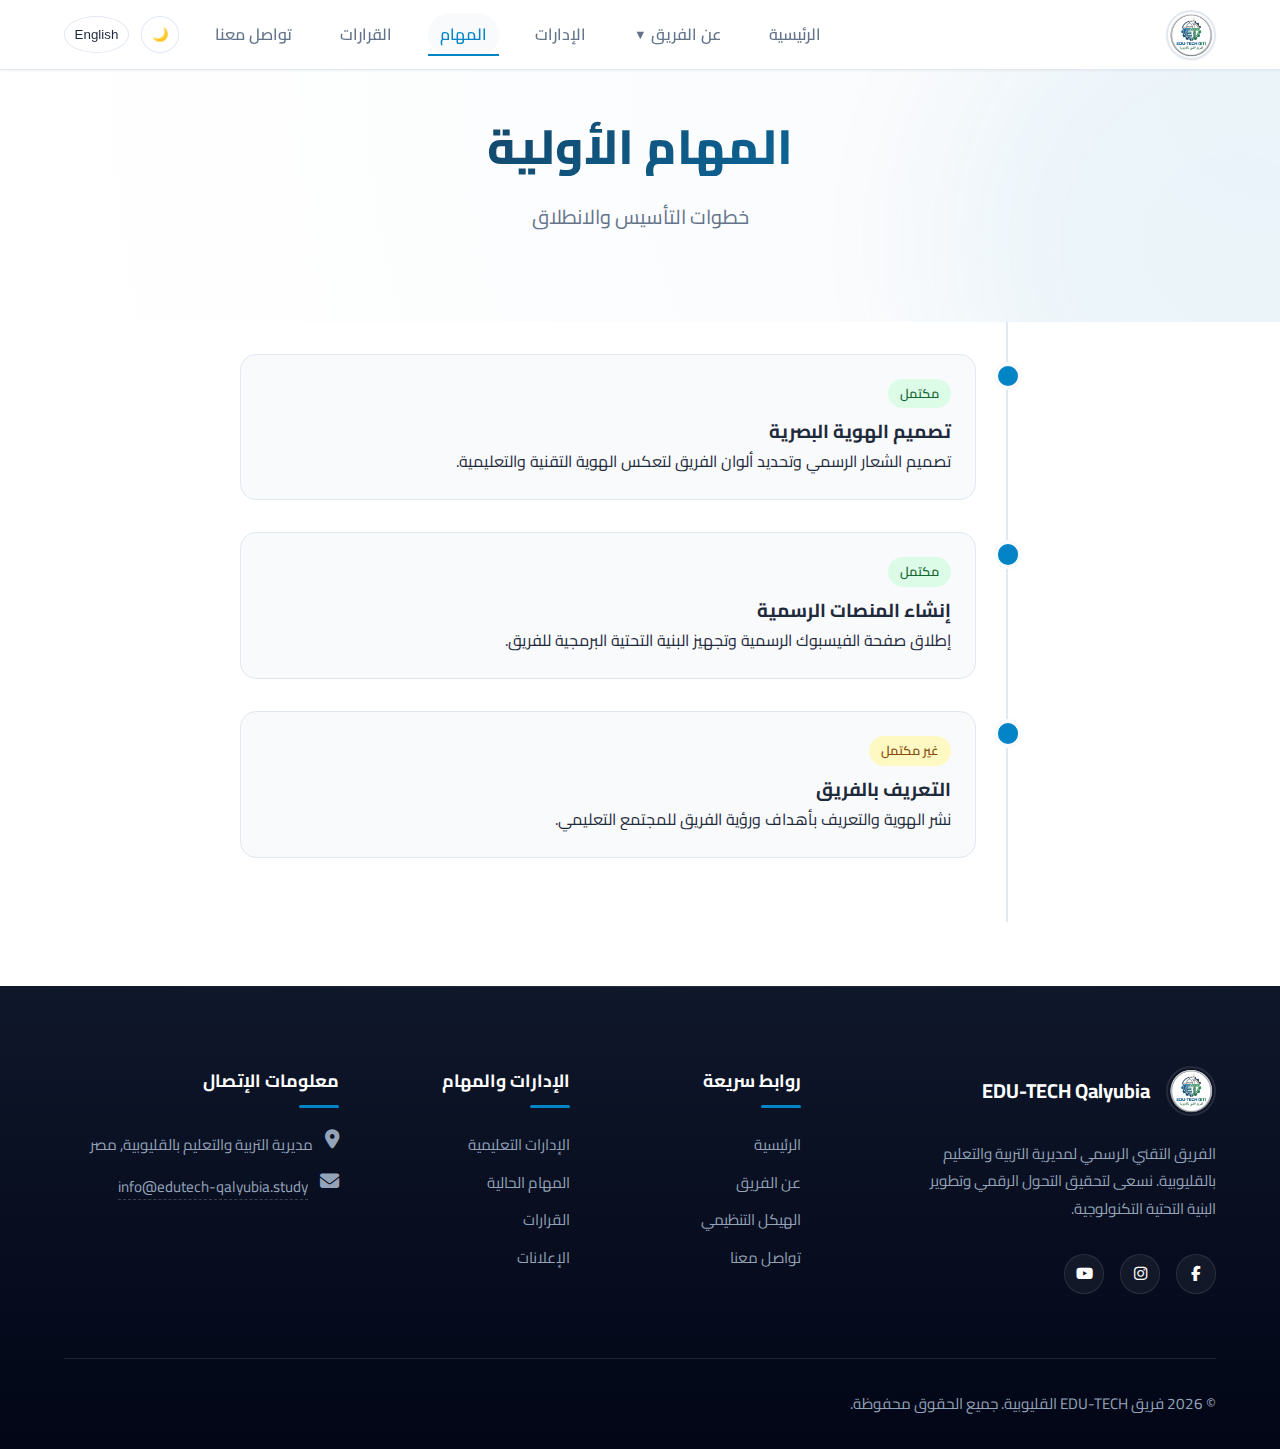
<file: tasks.html>
<!DOCTYPE html>
<html lang="ar" dir="rtl">
<head>
    <meta charset="UTF-8">
    <meta name="viewport" content="width=device-width, initial-scale=1.0">
    <title>المهام - EDU-TECH Qalyubia</title>
    <meta name="description" content="Edu-Tech Qalyubia الفريق التقني الرسمي لمديرية التربية والتعليم بالقليوبية، مصر. بقيادة حسين يحيي حسين. نسعى لتحقيق التحول الرقمي وتطوير التعليم.">
    <link rel="preconnect" href="https://fonts.googleapis.com">
    <link rel="preconnect" href="https://fonts.gstatic.com" crossorigin>
    <link href="https://fonts.googleapis.com/css2?family=Cairo:wght@400;600;700&family=Inter:wght@400;600;700&display=swap" rel="stylesheet">
    <link rel="stylesheet" href="assets/css/style.css">
    <link rel="icon" type="image/png" sizes="96x96" href="assets/images/favicon.png">
    <link rel="stylesheet" href="https://cdnjs.cloudflare.com/ajax/libs/font-awesome/6.4.0/css/all.min.css">
    <script id="Cookiebot" src="https://consent.cookiebot.com/uc.js" data-cbid="67b76bf8-85f2-4d11-9f51-991c5b2c23f1" type="text/javascript" async></script>
</head>    <style>
        .timeline {
            position: relative;
            max-width: 800px;
            margin: 0 auto;
            padding: 2rem 0;
        }
        .timeline::before {
            content: '';
            position: absolute;
            top: 0;
            bottom: 0;
            right: 2rem;
            width: 2px;
            background: var(--border);
        }
        [dir="ltr"] .timeline::before {
            right: auto;
            left: 2rem;
        }
        .timeline-item {
            position: relative;
            margin-bottom: 2rem;
            padding-right: 4rem;
        }
        [dir="ltr"] .timeline-item {
            padding-right: 0;
            padding-left: 4rem;
        }
        .timeline-dot {
            position: absolute;
            right: 1.1rem;
            top: 0.5rem;
            width: 1.8rem;
            height: 1.8rem;
            background: var(--primary);
            border-radius: 50%;
            border: 4px solid var(--surface);
        }
        [dir="ltr"] .timeline-dot {
            right: auto;
            left: 1.1rem;
        }
        .task-card {
            background: var(--surface);
            padding: 1.5rem;
            border-radius: var(--radius);
            border: 1px solid var(--border);
        }
        .task-status {
            display: inline-block;
            padding: 0.25rem 0.75rem;
            border-radius: 1rem;
            font-size: 0.8rem;
            background: #dcfce7;
            color: #166534;
            margin-bottom: 0.5rem;
        }
        [data-theme="dark"] .task-status {
            background: #14532d;
            color: #dcfce7;
        }
        .task-status.incomplete {
            background: #fef9c3;
            color: #854d0e;
        }
        [data-theme="dark"] .task-status.incomplete {
            background: #422006;
            color: #fef08a;
        }
    </style>
    <script async src="https://www.googletagmanager.com/gtag/js?id=G-F6LTPEJK5V"></script>
    <script>
      window.dataLayer = window.dataLayer || [];
      function gtag(){dataLayer.push(arguments);}
      gtag('js', new Date());
      gtag('config', 'G-F6LTPEJK5V');
    </script>
</head>
<body>
    <header class="header">
        <div class="container">
            <a href="index" class="logo">
                <img src="assets/images/logo.webp" width="2813" height="2813" alt="EDU-TECH Qalyubia">
            </a>

            <div class="hamburger" id="hamburger">
                <span class="bar"></span>
                <span class="bar"></span>
                <span class="bar"></span>
            </div>

            <nav class="nav-menu" id="nav-menu">
                <a href="index" class="nav-link">
                    <span class="lang-ar">الرئيسية</span>
                    <span class="lang-en">Home</span>
                </a>
                <div class="dropdown">
                    <a href="about" class="nav-link dropdown-toggle">
                        <span class="lang-ar">عن الفريق</span>
                        <span class="lang-en">About Team</span>
                        <span class="dropdown-arrow">▼</span>
                    </a>
                    <div class="dropdown-menu">
                        <a href="about" class="dropdown-item">
                            <span class="lang-ar">عن الفريق</span>
                            <span class="lang-en">About Team</span>
                        </a>
                        <a href="team" class="dropdown-item">
                            <span class="lang-ar">الأعضاء</span>
                            <span class="lang-en">Members</span>
                        </a>
                        <a href="structure" class="dropdown-item">
                            <span class="lang-ar">الهيكل التنظيمي</span>
                            <span class="lang-en">Structure</span>
                        </a>
                    </div>
                </div>
                <a href="administrations" class="nav-link">
                    <span class="lang-ar">الإدارات</span>
                    <span class="lang-en">Administrations</span>
                </a>
                <a href="tasks" class="nav-link active">
                    <span class="lang-ar">المهام</span>
                    <span class="lang-en">Tasks</span>
                </a>
                <a href="decisions" class="nav-link">
                    <span class="lang-ar">القرارات</span>
                    <span class="lang-en">Decisions</span>
                </a>
                <a href="contact" class="nav-link">
                    <span class="lang-ar">تواصل معنا</span>
                    <span class="lang-en">Contact</span>
                </a>
                
                <div class="controls">
                    <button id="theme-toggle" class="btn-icon" aria-label="Toggle Theme">🌙</button>
                    <button id="lang-toggle" class="btn-icon" aria-label="Toggle Language">English</button>
                </div>
            </nav>
        </div>
    </header>

    <main>
        <section class="hero" style="padding: 3rem 0;">
            <div class="container animate-fade-in">
                <h1 class="hero-title">
                    <span class="lang-ar">المهام الأولية</span>
                    <span class="lang-en">Initial Tasks</span>
                </h1>
                <p class="hero-subtitle">
                    <span class="lang-ar">خطوات التأسيس والانطلاق</span>
                    <span class="lang-en">Foundation and Launch Steps</span>
                </p>
            </div>
        </section>

        <section class="container animate-fade-in" style="padding-bottom: 4rem;">
            <div class="timeline">
                
                <!-- Task 1 -->
                <div class="timeline-item">
                    <div class="timeline-dot"></div>
                    <div class="task-card">
                        <span class="task-status">
                            <span class="lang-ar">مكتمل</span>
                            <span class="lang-en">Completed</span>
                        </span>
                        <h3>
                            <span class="lang-ar">تصميم الهوية البصرية</span>
                            <span class="lang-en">Visual Identity Design</span>
                        </h3>
                        <p class="text-muted">
                            <span class="lang-ar">تصميم الشعار الرسمي وتحديد ألوان الفريق لتعكس الهوية التقنية والتعليمية.</span>
                            <span class="lang-en">Designing the official logo and defining team colors to reflect the technical and educational identity.</span>
                        </p>
                    </div>
                </div>

                <!-- Task 2 -->
                <div class="timeline-item">
                    <div class="timeline-dot"></div>
                    <div class="task-card">
                        <span class="task-status">
                            <span class="lang-ar">مكتمل</span>
                            <span class="lang-en">Completed</span>
                        </span>
                        <h3>
                            <span class="lang-ar">إنشاء المنصات الرسمية</span>
                            <span class="lang-en">Establishing Official Platforms</span>
                        </h3>
                        <p class="text-muted">
                            <span class="lang-ar">إطلاق صفحة الفيسبوك الرسمية وتجهيز البنية التحتية البرمجية للفريق.</span>
                            <span class="lang-en">Launching the official Facebook page and preparing the team's software infrastructure.</span>
                        </p>
                    </div>
                </div>

                <!-- Task 3 -->
                <div class="timeline-item">
                    <div class="timeline-dot"></div>
                    <div class="task-card">
                        <span class="task-status incomplete">
                            <span class="lang-ar">غير مكتمل</span>
                            <span class="lang-en">Incomplete</span>
                        </span>
                        <h3>
                            <span class="lang-ar">التعريف بالفريق</span>
                            <span class="lang-en">Team Introduction</span>
                        </h3>
                        <p class="text-muted">
                            <span class="lang-ar">نشر الهوية والتعريف بأهداف ورؤية الفريق للمجتمع التعليمي.</span>
                            <span class="lang-en">Publishing the identity and introducing the team's goals and vision to the educational community.</span>
                        </p>
                    </div>
                </div>

            </div>
        </section>
    </main>

    <footer class="footer-modern">
        <div class="container">
            <div class="footer-top">
                <div class="footer-brand-col">
                    <a href="index" class="footer-logo-link">
                        <img src="assets/images/logo.webp" width="2813" height="2813" alt="Logo" class="footer-logo" loading="lazy">
                        <span>
                            <span class="lang-ar">EDU-TECH Qalyubia</span>
                            <span class="lang-en">EDU-TECH Qalyubia</span>
                        </span>
                    </a>
                    <p class="footer-desc">
                        <span class="lang-ar">الفريق التقني الرسمي لمديرية التربية والتعليم بالقليوبية. نسعى لتحقيق التحول الرقمي وتطوير البنية التحتية التكنولوجية.</span>
                        <span class="lang-en">Official technical team of Qalyubia Directorate of Education. We aim to achieve digital transformation and develop technical infrastructure.</span>
                    </p>
                    <div class="social-links">
                        <a href="https://www.facebook.com/ETQal/" target="_blank" rel="noopener noreferrer" data-label-ar="صفحة EDU-TECH القليوبية على فيسبوك" data-label-en="EDU-TECH Qalyubia Facebook Page" aria-label="صفحة EDU-TECH القليوبية على فيسبوك" title="صفحة EDU-TECH القليوبية على فيسبوك"><i class="fab fa-facebook-f"></i></a>
                        <a href="https://www.instagram.com/edutech_eg/" target="_blank" rel="noopener noreferrer" data-label-ar="حساب EDU-TECH الرسمي على إنستجرام" data-label-en="Official EDU-TECH Instagram Account" aria-label="حساب EDU-TECH الرسمي على إنستجرام" title="حساب EDU-TECH الرسمي على إنستجرام"><i class="fab fa-instagram"></i></a>
                        <a href="https://www.youtube.com/@EDUTEC-egy" target="_blank" rel="noopener noreferrer" data-label-ar="قناة EDU-TECH التعليمية على يوتيوب" data-label-en="EDU-TECH Educational YouTube Channel" aria-label="قناة EDU-TECH التعليمية على يوتيوب" title="قناة EDU-TECH التعليمية على يوتيوب"><i class="fab fa-youtube"></i></a>
                    </div>
                </div>

                <div class="footer-links-col">
                    <h3>
                        <span class="lang-ar">روابط سريعة</span>
                        <span class="lang-en">Quick Links</span>
                    </h3>
                    <ul>
                        <li><a href="index"><span class="lang-ar">الرئيسية</span><span class="lang-en">Home</span></a></li>
                        <li><a href="about"><span class="lang-ar">عن الفريق</span><span class="lang-en">About Team</span></a></li>
                        <li><a href="structure"><span class="lang-ar">الهيكل التنظيمي</span><span class="lang-en">Structure</span></a></li>
                        <li><a href="contact"><span class="lang-ar">تواصل معنا</span><span class="lang-en">Contact</span></a></li>
                    </ul>
                </div>

                <div class="footer-links-col">
                    <h3>
                        <span class="lang-ar">الإدارات والمهام</span>
                        <span class="lang-en">Admins & Tasks</span>
                    </h3>
                    <ul>
                        <li><a href="administrations"><span class="lang-ar">الإدارات التعليمية</span><span class="lang-en">Administrations</span></a></li>
                        <li><a href="tasks"><span class="lang-ar">المهام الحالية</span><span class="lang-en">Current Tasks</span></a></li>
                        <li><a href="decisions"><span class="lang-ar">القرارات</span><span class="lang-en">Decisions</span></a></li>
                        <li><a href="announcements"><span class="lang-ar">الإعلانات</span><span class="lang-en">Announcements</span></a></li>
                    </ul>
                </div>

                <div class="footer-contact-col">
                    <h3>
                        <span class="lang-ar">معلومات الإتصال</span>
                        <span class="lang-en">Contact Info</span>
                    </h3>
                    <ul class="contact-list">
                        <li>
                            <i class="fas fa-map-marker-alt icon"></i>
                            <span>
                                <span class="lang-ar">مديرية التربية والتعليم بالقليوبية, مصر</span>
                                <span class="lang-en">Qalyubia Directorate of Education, Egypt</span>
                            </span>
                        </li>
                        <li>
                            <i class="fas fa-envelope icon"></i>
                            <a href="mailto:info@edutech-qalyubia.study">info@edutech-qalyubia.study</a>
                        </li>
                    </ul>
                </div>
            </div>

            <div class="footer-bottom">
                <p>
                    <span class="lang-ar">&copy; <span class="current-year"></span> فريق EDU-TECH القليوبية. جميع الحقوق محفوظة.</span>
                    <span class="lang-en">&copy; <span class="current-year"></span> EDU-TECH Qalyubia Team. All rights reserved.</span>
                </p>
            </div>
        </div>
    </footer>

    <script src="assets/js/main.js"></script>
</body>
</html>
</file>
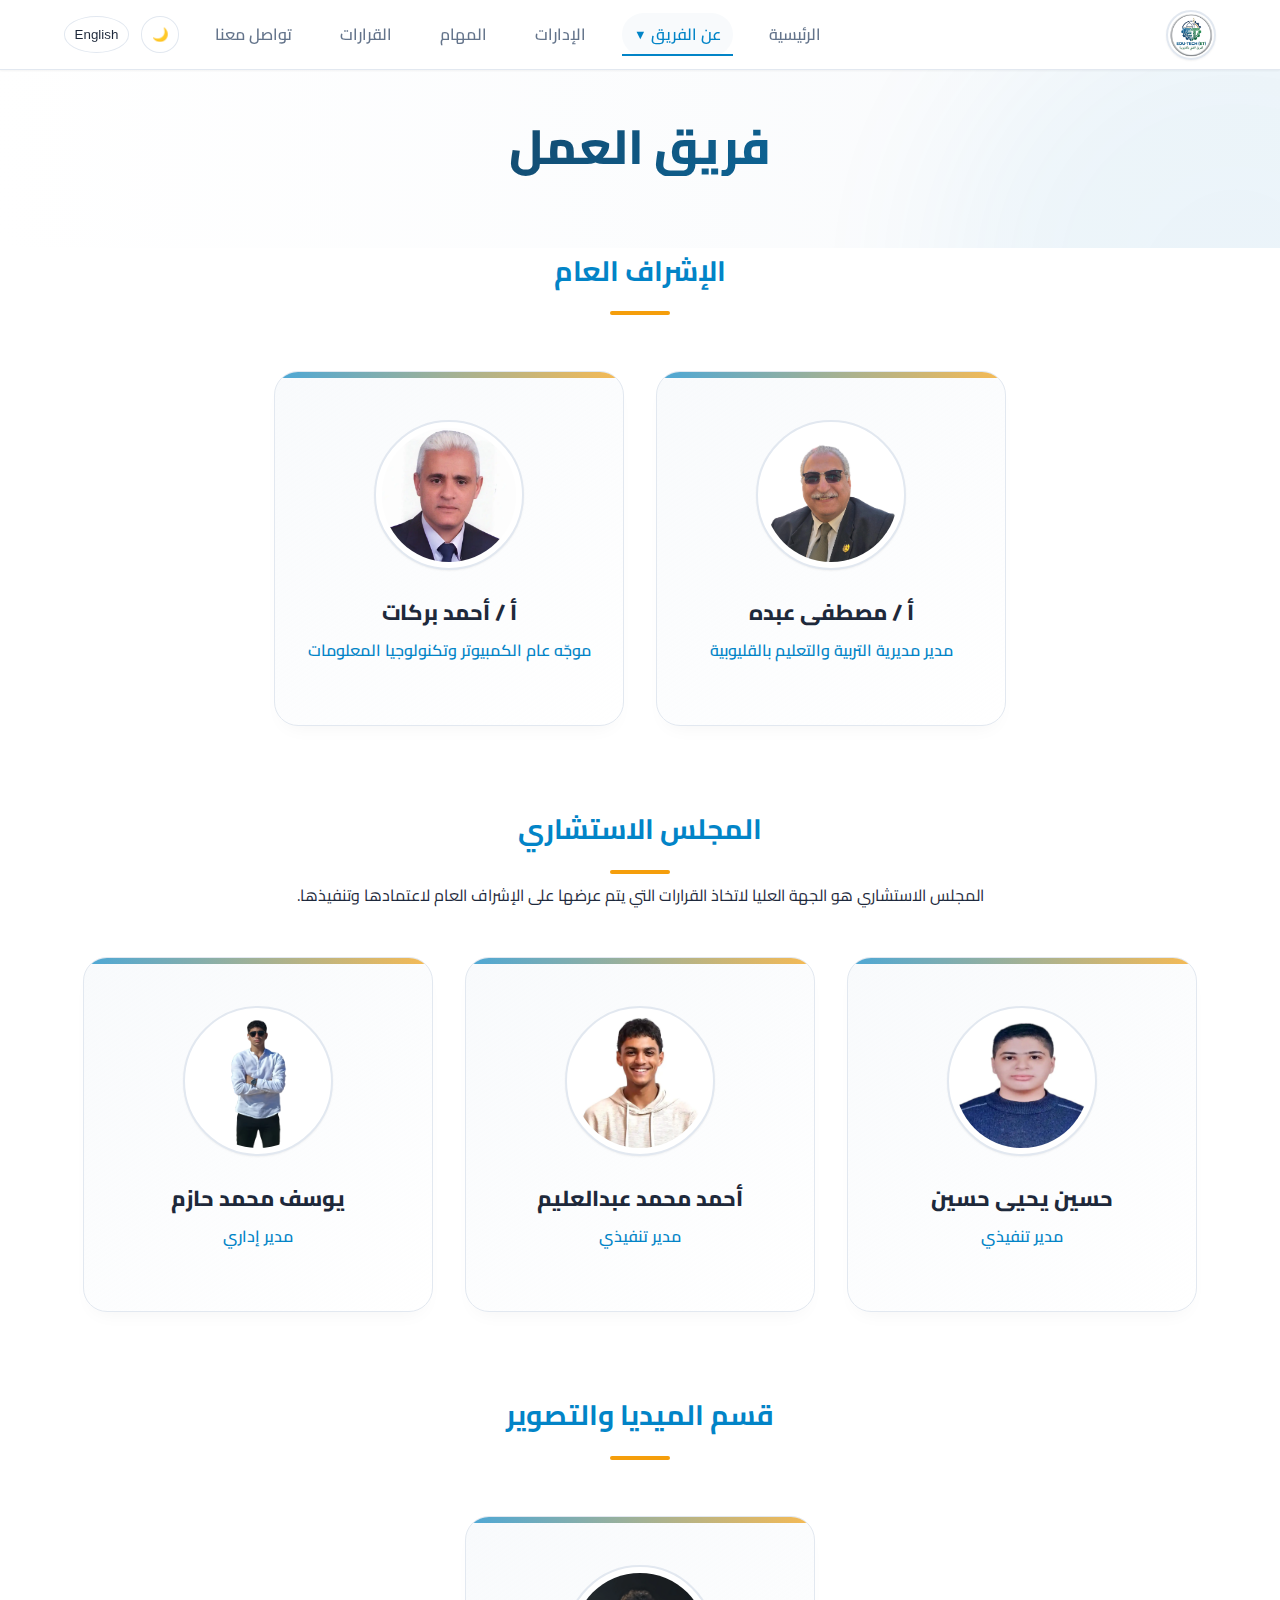
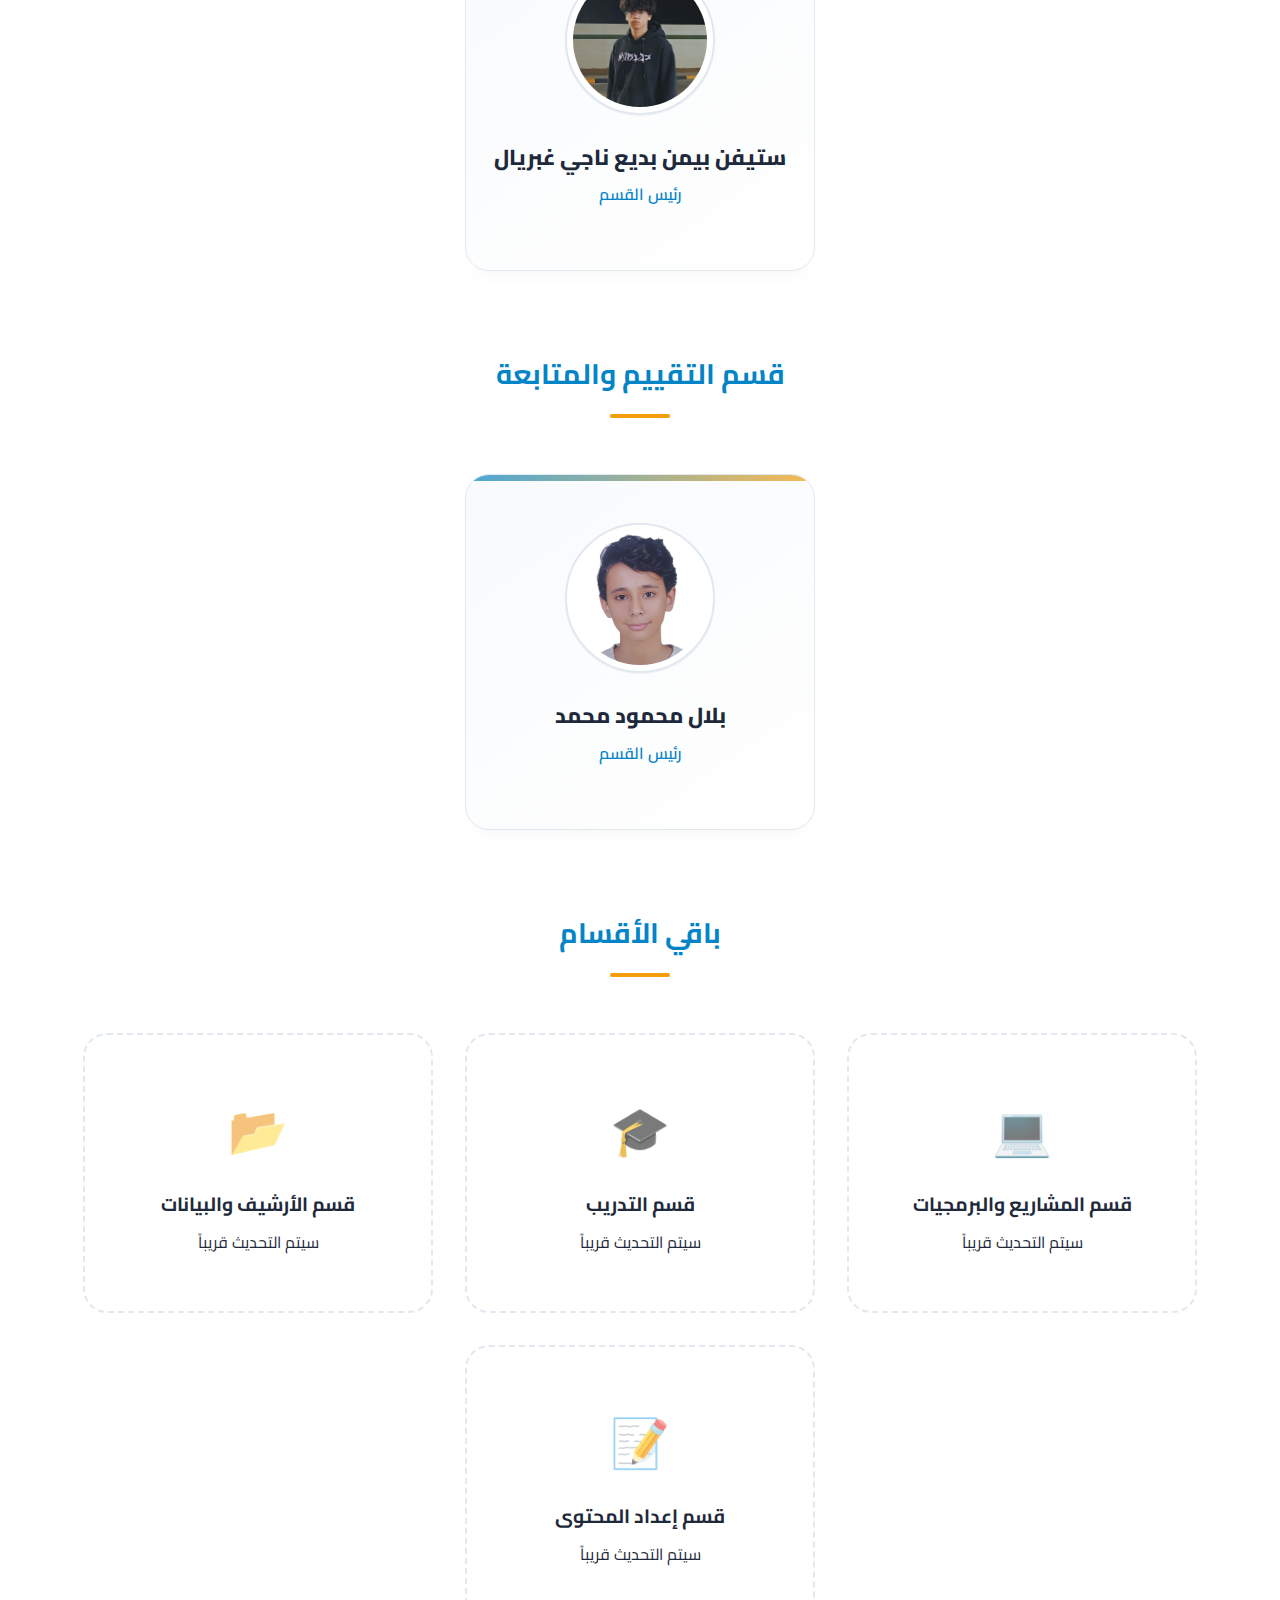
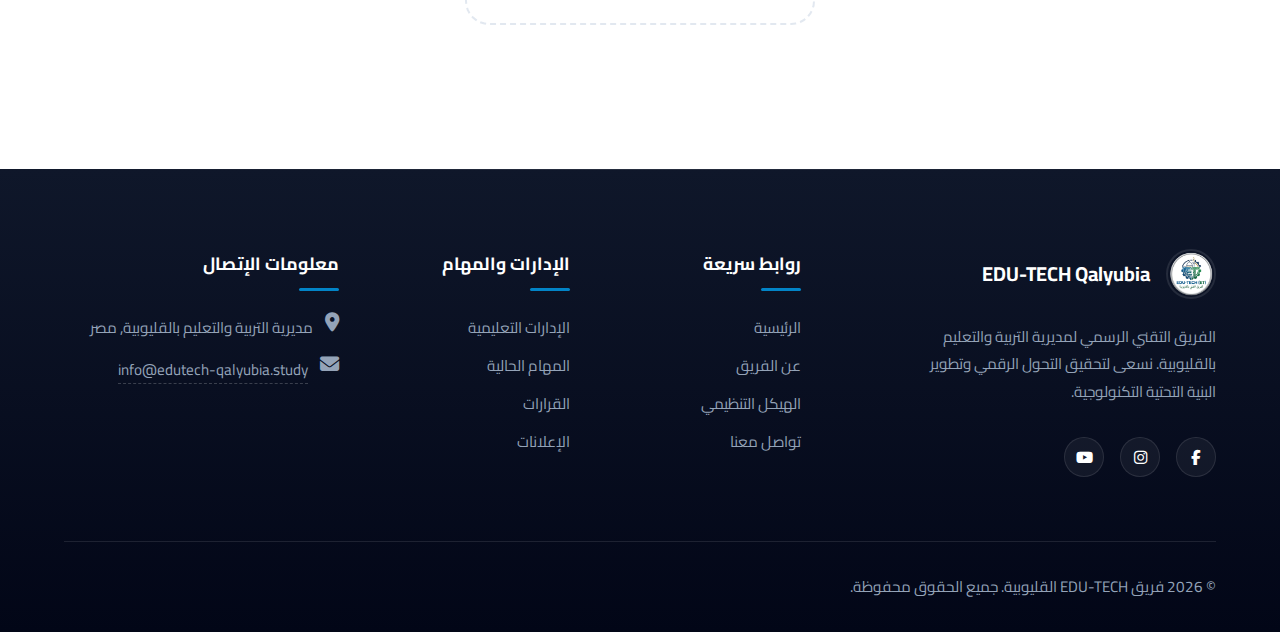
<file: team.html>
<!DOCTYPE html>
<html lang="ar" dir="rtl">
<head>
    <meta charset="UTF-8">
    <meta name="viewport" content="width=device-width, initial-scale=1.0">
    <title>أعضاء الفريق - EDU-TECH Qalyubia</title>
    <meta name="description" content="Edu-Tech Qalyubia الفريق التقني الرسمي لمديرية التربية والتعليم بالقليوبية، مصر. بقيادة حسين يحيي حسين. نسعى لتحقيق التحول الرقمي وتطوير التعليم.">
    <link rel="preconnect" href="https://fonts.googleapis.com">
    <link rel="preconnect" href="https://fonts.gstatic.com" crossorigin>
    <link href="https://fonts.googleapis.com/css2?family=Cairo:wght@400;600;700&family=Inter:wght@400;600;700&display=swap" rel="stylesheet">
    <link rel="stylesheet" href="assets/css/style.css">
    <link rel="icon" type="image/png" sizes="96x96" href="assets/images/favicon.png">
    <link rel="stylesheet" href="https://cdnjs.cloudflare.com/ajax/libs/font-awesome/6.4.0/css/all.min.css">
    <script id="Cookiebot" src="https://consent.cookiebot.com/uc.js" data-cbid="67b76bf8-85f2-4d11-9f51-991c5b2c23f1" type="text/javascript" async></script>
</head>    <style>
        /* CSS styles moved to style.css */
    </style>
    <script async src="https://www.googletagmanager.com/gtag/js?id=G-F6LTPEJK5V"></script>
    <script>
      window.dataLayer = window.dataLayer || [];
      function gtag(){dataLayer.push(arguments);}
      gtag('js', new Date());
      gtag('config', 'G-F6LTPEJK5V');
    </script>
</head>
<body>
    <header class="header">
        <div class="container">
            <a href="index" class="logo">
                <img src="assets/images/logo.webp" width="2813" height="2813" alt="EDU-TECH Qalyubia">
            </a>

            <div class="hamburger" id="hamburger">
                <span class="bar"></span>
                <span class="bar"></span>
                <span class="bar"></span>
            </div>

            <nav class="nav-menu" id="nav-menu">
                <a href="index" class="nav-link">
                    <span class="lang-ar">الرئيسية</span>
                    <span class="lang-en">Home</span>
                </a>
                <div class="dropdown">
                    <a href="about" class="nav-link dropdown-toggle active">
                        <span class="lang-ar">عن الفريق</span>
                        <span class="lang-en">About Team</span>
                        <span class="dropdown-arrow">▼</span>
                    </a>
                    <div class="dropdown-menu">
                        <a href="about" class="dropdown-item">
                            <span class="lang-ar">عن الفريق</span>
                            <span class="lang-en">About Team</span>
                        </a>
                        <a href="team" class="dropdown-item">
                            <span class="lang-ar">الأعضاء</span>
                            <span class="lang-en">Members</span>
                        </a>
                        <a href="structure" class="dropdown-item">
                            <span class="lang-ar">الهيكل التنظيمي</span>
                            <span class="lang-en">Structure</span>
                        </a>
                    </div>
                </div>
                <a href="administrations" class="nav-link">
                    <span class="lang-ar">الإدارات</span>
                    <span class="lang-en">Administrations</span>
                </a>

                <a href="tasks" class="nav-link">
                    <span class="lang-ar">المهام</span>
                    <span class="lang-en">Tasks</span>
                </a>
                <a href="decisions" class="nav-link">
                    <span class="lang-ar">القرارات</span>
                    <span class="lang-en">Decisions</span>
                </a>
                <a href="contact" class="nav-link">
                    <span class="lang-ar">تواصل معنا</span>
                    <span class="lang-en">Contact</span>
                </a>
                
                <div class="controls">
                    <button id="theme-toggle" class="btn-icon" aria-label="Toggle Theme">🌙</button>
                    <button id="lang-toggle" class="btn-icon" aria-label="Toggle Language">English</button>
                </div>
            </nav>
        </div>
    </header>

    <main>
        <section class="hero" style="padding: 3rem 0;">
            <div class="container animate-fade-in">
                <h1 class="hero-title">
                    <span class="lang-ar">فريق العمل</span>
                    <span class="lang-en">Our Team</span>
                </h1>
            </div>
        </section>

        <section class="container animate-fade-in" style="padding-bottom: 4rem;">
            
            <!-- General Supervision Section -->
            <div class="dept-section">
                <div class="dept-header">
                    <h3>
                        <span class="lang-ar">الإشراف العام</span>
                        <span class="lang-en">General Supervision</span>
                    </h3>
                </div>
                <div class="team-grid">
                    <!-- Supervisor 1 -->
                    <div class="team-card-modern">
                        <div class="team-img-wrapper-modern">
                            <img src="assets/images/mostafa-abdo.webp" width="3000" height="3000" alt="Mr. Mostafa Abdo" class="team-img-modern" loading="lazy">
                        </div>
                        <h3 class="team-name-modern">
                            <span class="lang-ar">أ / مصطفى عبده</span>
                            <span class="lang-en">Mr. Mustafa Abdo</span>
                        </h3>
                        <p class="team-role-modern">
                            <span class="lang-ar">مدير مديرية التربية والتعليم بالقليوبية</span>
                            <span class="lang-en">Director of Qalyubia Directorate of Education</span>
                        </p>
                    </div>
                    <!-- Supervisor 2 -->
                    <div class="team-card-modern">
                        <div class="team-img-wrapper-modern">
                            <img src="assets/images/ahmed_barakat.webp" width="896" height="896" alt="Mr. Ahmed Barakat" class="team-img-modern" loading="lazy">
                        </div>
                        <h3 class="team-name-modern">
                            <span class="lang-ar">أ / أحمد بركات</span>
                            <span class="lang-en">Mr. Ahmed Barakat</span>
                        </h3>
                        <p class="team-role-modern">
                            <span class="lang-ar">موجّه عام الكمبيوتر وتكنولوجيا المعلومات</span>
                            <span class="lang-en">General Supervisor of Computer and IT</span>
                        </p>
                    </div>
                </div>
            </div>

            <!-- Advisory Board Section -->
            <div class="dept-section">
                <div class="dept-header">
                    <h3>
                        <span class="lang-ar">المجلس الاستشاري</span>
                        <span class="lang-en">Advisory Board</span>
                    </h3>
                    <p class="text-muted" style="max-width: 800px; margin: 0 auto; text-align: center;">
                        <span class="lang-ar">المجلس الاستشاري هو الجهة العليا لاتخاذ القرارات التي يتم عرضها على الإشراف العام لاعتمادها وتنفيذها.</span>
                        <span class="lang-en">The Advisory Board is the supreme authority for decision-making.</span>
                    </p>
                </div>
                <div class="team-grid">
                    <!-- Member 1 -->
                    <div class="team-card-modern">
                        <div class="team-img-wrapper-modern">
                            <img src="assets/images/Hussein.webp" width="800" height="800" alt="Hussein Yahya Hussein" class="team-img-modern" loading="lazy">
                        </div>
                        <h3 class="team-name-modern">
                            <span class="lang-ar">حسين يحيى حسين</span>
                            <span class="lang-en">Hussein Yahya Hussein</span>
                        </h3>
                        <p class="team-role-modern">
                            <span class="lang-ar">مدير تنفيذي</span>
                            <span class="lang-en">Executive Manager</span>
                        </p>
                    </div>
                    <!-- Member 2 -->
                    <div class="team-card-modern">
                        <div class="team-img-wrapper-modern">
                            <img src="assets/images/Ahmed_mohamed.webp" width="673" height="703" alt="Ahmed Mohamed Abdelalim" class="team-img-modern" loading="lazy">
                        </div>
                        <h3 class="team-name-modern">
                            <span class="lang-ar">أحمد محمد عبدالعليم</span>
                            <span class="lang-en">Ahmed Mohamed Abdelalim</span>
                        </h3>
                        <p class="team-role-modern">
                            <span class="lang-ar">مدير تنفيذي</span>
                            <span class="lang-en">Executive Manager</span>
                        </p>
                    </div>
                    <!-- Member 3 -->
                    <div class="team-card-modern">
                        <div class="team-img-wrapper-modern">
                            <img src="assets/images/Yousef_mohamed.webp" width="1440" height="1920" alt="Youssef Mohamed Hazem" class="team-img-modern" loading="lazy">
                        </div>
                        <h3 class="team-name-modern">
                            <span class="lang-ar">يوسف محمد حازم</span>
                            <span class="lang-en">Youssef Mohamed Hazem</span>
                        </h3>
                        <p class="team-role-modern">
                            <span class="lang-ar">مدير إداري</span>
                            <span class="lang-en">Administrative Manager</span>
                        </p>
                    </div>
                </div>
            </div>

            <!-- Media & Photography Dept (First Department) -->
            <div class="dept-section">
                <div class="dept-header">
                    <h3>
                        <span class="lang-ar">قسم الميديا والتصوير</span>
                        <span class="lang-en">Media & Photography Dept</span>
                    </h3>
                </div>
                <div class="team-grid">
                    <!-- Steven Bemen -->
                    <div class="team-card-modern">
                        <div class="team-img-wrapper-modern">
                            <img src="assets/images/steven.webp" width="2240" height="2240" alt="Steven Bemen" class="team-img-modern" loading="lazy">
                        </div>
                        <h3 class="team-name-modern">
                            <span class="lang-ar">ستيفن بيمن بديع ناجي غبريال</span>
                            <span class="lang-en">Steven Bemen Badie Nagy Gabriel</span>
                        </h3>
                        <p class="team-role-modern">
                            <span class="lang-ar">رئيس القسم</span>
                            <span class="lang-en">Head of Section</span>
                         </p>
                    </div>
                </div>
            </div>

            <div class="dept-section">
                <div class="dept-header">
                    <h3>
                        <span class="lang-ar">قسم التقييم والمتابعة</span>
                        <span class="lang-en">Evaluation & Follow-up Dept</span>
                    </h3>
                </div>
                <div class="team-grid">
                    <div class="team-card-modern">
                        <div class="team-img-wrapper-modern">
                            <img src="assets/images/Belal_Mahmoud.webp" width="3000" height="3000" alt="Belal Mahmoud Mohamed" class="team-img-modern" loading="lazy">
                        </div>
                        <h3 class="team-name-modern">
                            <span class="lang-ar">بلال محمود محمد</span>
                            <span class="lang-en">Belal Mahmoud Mohamed</span>
                        </h3>
                        <p class="team-role-modern">
                            <span class="lang-ar">رئيس القسم</span>
                            <span class="lang-en">Head of Section</span>
                        </p>
                    </div>
                </div>
            </div>

            <!-- Other Departments -->
            <div class="dept-section">
                <div class="dept-header">
                    <h3>
                        <span class="lang-ar">باقي الأقسام</span>
                        <span class="lang-en">Other Departments</span>
                    </h3>
                </div>
                
                <div class="team-grid">
                     <!-- Projects & Software Dept -->
                    <div class="team-card-placeholder">
                        <div class="placeholder-icon">💻</div>
                        <h4>
                            <span class="lang-ar">قسم المشاريع والبرمجيات</span>
                            <span class="lang-en">Projects & Software</span>
                        </h4>
                        <p class="text-muted"><span class="lang-ar">سيتم التحديث قريباً</span><span class="lang-en">Coming Soon</span></p>
                    </div>

                    <!-- Training Dept -->
                    <div class="team-card-placeholder">
                        <div class="placeholder-icon">🎓</div>
                        <h4>
                            <span class="lang-ar">قسم التدريب</span>
                            <span class="lang-en">Training Dept</span>
                        </h4>
                        <p class="text-muted"><span class="lang-ar">سيتم التحديث قريباً</span><span class="lang-en">Coming Soon</span></p>
                    </div>

                     <!-- Archives & Data Dept -->
                     <div class="team-card-placeholder">
                        <div class="placeholder-icon">📂</div>
                        <h4>
                            <span class="lang-ar">قسم الأرشيف والبيانات</span>
                            <span class="lang-en">Archives & Data</span>
                        </h4>
                        <p class="text-muted"><span class="lang-ar">سيتم التحديث قريباً</span><span class="lang-en">Coming Soon</span></p>
                    </div>

                

                    <!-- Training Content Creation Dept -->
                    <div class="team-card-placeholder">
                        <div class="placeholder-icon">📝</div>
                        <h4>
                            <span class="lang-ar">قسم إعداد المحتوى</span>
                            <span class="lang-en">Content Creation</span>
                        </h4>
                        <p class="text-muted"><span class="lang-ar">سيتم التحديث قريباً</span><span class="lang-en">Coming Soon</span></p>
                    </div>

                </div>
            </div>

        </section>
    </main>

    <footer class="footer-modern">
        <div class="container">
            <div class="footer-top">
                <div class="footer-brand-col">
                    <a href="index" class="footer-logo-link">
                        <img src="assets/images/logo.webp" width="2813" height="2813" alt="Logo" class="footer-logo" loading="lazy">
                        <span>
                            <span class="lang-ar">EDU-TECH Qalyubia</span>
                            <span class="lang-en">EDU-TECH Qalyubia</span>
                        </span>
                    </a>
                    <p class="footer-desc">
                        <span class="lang-ar">الفريق التقني الرسمي لمديرية التربية والتعليم بالقليوبية. نسعى لتحقيق التحول الرقمي وتطوير البنية التحتية التكنولوجية.</span>
                        <span class="lang-en">Official technical team of Qalyubia Directorate of Education. We aim to achieve digital transformation and develop technical infrastructure.</span>
                    </p>
                    <div class="social-links">
                        <a href="https://www.facebook.com/ETQal/" target="_blank" rel="noopener noreferrer" data-label-ar="صفحة EDU-TECH القليوبية على فيسبوك" data-label-en="EDU-TECH Qalyubia Facebook Page" aria-label="صفحة EDU-TECH القليوبية على فيسبوك" title="صفحة EDU-TECH القليوبية على فيسبوك"><i class="fab fa-facebook-f"></i></a>
                        <a href="https://www.instagram.com/edutech_eg/" target="_blank" rel="noopener noreferrer" data-label-ar="حساب EDU-TECH الرسمي على إنستجرام" data-label-en="Official EDU-TECH Instagram Account" aria-label="حساب EDU-TECH الرسمي على إنستجرام" title="حساب EDU-TECH الرسمي على إنستجرام"><i class="fab fa-instagram"></i></a>
                        <a href="https://www.youtube.com/@EDUTEC-egy" target="_blank" rel="noopener noreferrer" data-label-ar="قناة EDU-TECH التعليمية على يوتيوب" data-label-en="EDU-TECH Educational YouTube Channel" aria-label="قناة EDU-TECH التعليمية على يوتيوب" title="قناة EDU-TECH التعليمية على يوتيوب"><i class="fab fa-youtube"></i></a>
                    </div>
                </div>

                <div class="footer-links-col">
                    <h3>
                        <span class="lang-ar">روابط سريعة</span>
                        <span class="lang-en">Quick Links</span>
                    </h3>
                    <ul>
                        <li><a href="index"><span class="lang-ar">الرئيسية</span><span class="lang-en">Home</span></a></li>
                        <li><a href="about"><span class="lang-ar">عن الفريق</span><span class="lang-en">About Team</span></a></li>
                        <li><a href="structure"><span class="lang-ar">الهيكل التنظيمي</span><span class="lang-en">Structure</span></a></li>
                        <li><a href="contact"><span class="lang-ar">تواصل معنا</span><span class="lang-en">Contact</span></a></li>
                    </ul>
                </div>

                <div class="footer-links-col">
                    <h3>
                        <span class="lang-ar">الإدارات والمهام</span>
                        <span class="lang-en">Admins & Tasks</span>
                    </h3>
                    <ul>
                        <li><a href="administrations"><span class="lang-ar">الإدارات التعليمية</span><span class="lang-en">Administrations</span></a></li>
                        <li><a href="tasks"><span class="lang-ar">المهام الحالية</span><span class="lang-en">Current Tasks</span></a></li>
                        <li><a href="decisions"><span class="lang-ar">القرارات</span><span class="lang-en">Decisions</span></a></li>
                        <li><a href="announcements"><span class="lang-ar">الإعلانات</span><span class="lang-en">Announcements</span></a></li>
                    </ul>
                </div>

                <div class="footer-contact-col">
                    <h3>
                        <span class="lang-ar">معلومات الإتصال</span>
                        <span class="lang-en">Contact Info</span>
                    </h3>
                    <ul class="contact-list">
                        <li>
                            <i class="fas fa-map-marker-alt icon"></i>
                            <span>
                                <span class="lang-ar">مديرية التربية والتعليم بالقليوبية, مصر</span>
                                <span class="lang-en">Qalyubia Directorate of Education, Egypt</span>
                            </span>
                        </li>
                        <li>
                            <i class="fas fa-envelope icon"></i>
                            <a href="mailto:info@edutech-qalyubia.study">info@edutech-qalyubia.study</a>
                        </li>
                    </ul>
                </div>
            </div>

            <div class="footer-bottom">
                <p>
                    <span class="lang-ar">&copy; <span class="current-year"></span> فريق EDU-TECH القليوبية. جميع الحقوق محفوظة.</span>
                    <span class="lang-en">&copy; <span class="current-year"></span> EDU-TECH Qalyubia Team. All rights reserved.</span>
                </p>
            </div>
        </div>
    </footer>

    <script src="assets/js/main.js"></script>
</body>
</html>
</file>
<file: assets/css/style.css>
:root {
    --bg-body: #ffffff;
    --text-main: #1e293b;
    --text-muted: #64748b;
    --primary: #0284c7;
    --primary-hover: #0369a1;
    --secondary: #f59e0b;
    --surface: #f8fafc;
    --border: #e2e8f0;
    --shadow-sm: 0 1px 2px 0 rgb(0 0 0 / 0.05);
    --shadow: 0 4px 6px -1px rgb(0 0 0 / 0.1), 0 2px 4px -2px rgb(0 0 0 / 0.1);
    --shadow-lg: 0 10px 15px -3px rgb(0 0 0 / 0.1), 0 4px 6px -4px rgb(0 0 0 / 0.1);
    --header-height: 70px;
    --radius: 1rem;
    --font-ar: 'Cairo', sans-serif;
    --font-en: 'Inter', sans-serif;
    --header-bg: rgba(255, 255, 255, 0.85);
    --footer-bg: #0f172a;
    --footer-text: #e2e8f0;
    --footer-muted: #94a3b8;
}

[data-theme="dark"] {
    --bg-body: #0f172a;
    --text-main: #f1f5f9;
    --text-muted: #94a3b8;
    --primary: #38bdf8;
    --primary-hover: #7dd3fc;
    --secondary: #fbbf24;
    --surface: #1e293b;
    --border: #334155;
    --shadow: 0 4px 6px -1px rgb(0 0 0 / 0.3), 0 2px 4px -2px rgb(0 0 0 / 0.3);
    --shadow-lg: 0 10px 15px -3px rgb(0 0 0 / 0.4), 0 4px 6px -4px rgb(0 0 0 / 0.4);
    --header-bg: rgba(15, 23, 42, 0.85);
    --footer-bg: #020617;
}

* {
    box-sizing: border-box;
    margin: 0;
    padding: 0;
}

html {
    scroll-behavior: smooth;
    scroll-padding-top: var(--header-height);
    overflow-x: hidden;
    width: 100%;
    max-width: 100vw;
}

body {
    background-color: var(--bg-body);
    color: var(--text-main);
    font-family: var(--font-ar);
    line-height: 1.7;
    transition: background-color 0.3s, color 0.3s;
    overflow-x: hidden;
    width: 100%;
    max-width: 100vw;
    position: relative;
    display: flex;
    flex-direction: column;
    min-height: 100vh;
}

body.lang-en {
    font-family: var(--font-en);
}

a {
    text-decoration: none;
    color: inherit;
    transition: all 0.2s ease;
}

ul {
    list-style: none;
}

img {
    max-width: 100%;
    display: block;
}

.container {
    max-width: 1200px;
    margin: 0 auto;
    padding: 0 1.5rem;
}

/* Header */
.header {
    height: var(--header-height);
    background-color: var(--header-bg);
    backdrop-filter: blur(12px);
    -webkit-backdrop-filter: blur(12px);
    border-bottom: 1px solid var(--border);
    box-shadow: var(--shadow-sm);
    position: sticky;
    top: 0;
    z-index: 1000;
    display: flex;
    align-items: center;
    transition: background-color 0.3s, box-shadow 0.3s;
}

.header .container {
    display: flex;
    justify-content: space-between;
    align-items: center;
    width: 100%;
}

.logo {
    display: flex;
    align-items: center;
    text-decoration: none;
    gap: 0.5rem;
}

.logo img {
    height: 50px;
    width: 50px;
    border-radius: 50%;
    object-fit: cover;
    border: 2px solid var(--border);
    box-shadow: var(--shadow-sm);
    transition: transform 0.3s ease;
}

.logo:hover img {
    transform: scale(1.05);
}

@media (max-width: 768px) {
    .logo img {
        height: 40px;
        width: 40px;
    }
}

.nav-menu {
    display: flex;
    gap: 1.5rem;
    align-items: center;
}

.nav-link {
    font-weight: 600;
    color: var(--text-muted);
    position: relative;
    padding: 0.5rem 0.75rem;
    border-radius: 999px;
}

.nav-link:hover, .nav-link.active {
    color: var(--primary);
    background-color: var(--surface);
}

.nav-link::after {
    content: '';
    position: absolute;
    bottom: 0;
    left: 0;
    width: 0;
    height: 2px;
    background-color: var(--primary);
    transition: width 0.3s ease;
}

[dir="rtl"] .nav-link::after {
    left: auto;
    right: 0;
}

.nav-link:hover::after, .nav-link.active::after {
    width: 100%;
}

/* Dropdown Menu Styles */
.dropdown {
    position: relative;
    display: inline-flex;
    align-items: center;
    height: 100%;
}

.dropdown-menu {
    position: absolute;
    top: 100%;
    right: 50%; /* Center alignment base */
    transform: translateX(50%) translateY(10px);
    background-color: var(--surface);
    border: 1px solid var(--border);
    border-radius: var(--radius);
    padding: 0.5rem;
    min-width: 220px;
    box-shadow: var(--shadow-lg);
    opacity: 0;
    visibility: hidden;
    transition: all 0.3s cubic-bezier(0.4, 0, 0.2, 1);
    z-index: 1001;
    display: flex;
    flex-direction: column;
    gap: 0.25rem;
}

[dir="rtl"] .dropdown-menu {
    right: auto;
    left: 50%;
    transform: translateX(-50%) translateY(10px);
}

.dropdown:hover .dropdown-menu,
.dropdown:focus-within .dropdown-menu {
    opacity: 1;
    visibility: visible;
    transform: translateX(50%) translateY(0);
}

[dir="rtl"] .dropdown:hover .dropdown-menu,
[dir="rtl"] .dropdown:focus-within .dropdown-menu {
    transform: translateX(-50%) translateY(0);
}

.dropdown-item {
    padding: 0.75rem 1rem;
    border-radius: 0.5rem;
    color: var(--text-main);
    font-weight: 500;
    text-decoration: none;
    transition: all 0.2s ease;
    display: flex;
    align-items: center;
    gap: 0.5rem;
}

.dropdown-item:hover {
    background-color: rgba(2, 132, 199, 0.08);
    color: var(--primary);
    transform: translateX(-4px);
}

[dir="rtl"] .dropdown-item:hover {
    transform: translateX(4px);
}

.dropdown-toggle {
    cursor: pointer;
    display: flex;
    align-items: center;
    gap: 0.25rem;
}

.dropdown-toggle::after {
    content: ''; /* Overwrite nav-link::after behavior if needed, or keep it */
}

.dropdown-arrow {
    font-size: 0.8em;
    transition: transform 0.3s ease;
}

.dropdown:hover .dropdown-arrow {
    transform: rotate(180deg);
}

/* Mobile Responsive Adjustments for Dropdown */
@media (max-width: 768px) {
    .dropdown {
        display: flex;
        flex-direction: column;
        width: 100%;
    }

    .dropdown-toggle {
        justify-content: space-between;
        width: 100%;
    }
    
    .dropdown-menu {
        position: static;
        transform: none !important;
        box-shadow: none;
        border: none;
        background-color: transparent;
        opacity: 1;
        visibility: visible;
        display: none; /* Hidden by default */
        width: calc(100% - 1.5rem); /* Ensure width fits with margin */
        margin-top: 0;
        padding-top: 0.5rem;
        padding-bottom: 0.5rem;
        /* Indentation guide */
        border-left: 2px solid var(--border);
        margin-left: 1.5rem;
        padding-left: 1rem;
    }
    
    [dir="rtl"] .dropdown-menu {
        border-left: none;
        border-right: 2px solid var(--border);
        margin-left: 0;
        margin-right: 1.5rem;
        padding-left: 0;
        padding-right: 1rem;
    }

    /* Show menu when active class is present */
    .dropdown.active .dropdown-menu {
        display: flex;
    }
    
    .dropdown.active .dropdown-arrow {
        transform: rotate(180deg);
    }

    /* Override hover behavior on mobile to prevent double-handling or glitches */
    .dropdown:hover .dropdown-menu {
        display: none;
    }
    .dropdown.active:hover .dropdown-menu {
        display: flex;
    }
}

.controls {
    display: flex;
    gap: 0.75rem;
    align-items: center;
}

.btn-icon {
    background: transparent;
    border: 1px solid var(--border);
    color: var(--text-main);
    padding: 0.6rem;
    border-radius: 50%;
    cursor: pointer;
    display: flex;
    align-items: center;
    justify-content: center;
    transition: all 0.3s cubic-bezier(0.4, 0, 0.2, 1);
}

.btn-icon:hover {
    background-color: var(--primary);
    color: white;
    border-color: var(--primary);
    transform: rotate(15deg);
}

/* Mobile Menu */
.hamburger {
    display: none;
    flex-direction: column;
    gap: 6px;
    cursor: pointer;
    padding: 0.5rem;
}

.bar {
    width: 28px;
    height: 3px;
    background-color: var(--text-main);
    border-radius: 3px;
    transition: 0.3s;
}

/* Hero Section */
.hero {
    padding: 6rem 0;
    text-align: center;
    background: radial-gradient(circle at top right, var(--surface), var(--bg-body));
    overflow: hidden;
    position: relative; /* Ensure overflow hidden works for absolute children */
}

.hero::before {
    content: '';
    position: absolute;
    top: -50%;
    right: -20%;
    width: 600px;
    height: 600px;
    background: var(--primary);
    opacity: 0.05;
    border-radius: 50%;
    filter: blur(80px);
    z-index: 0;
}

.hero .container {
    position: relative;
    z-index: 1;
}

.hero-title {
    font-size: clamp(2rem, 4vw + 0.5rem, 3rem);
    font-weight: 800;
    margin-bottom: 1.5rem;
    color: var(--text-main);
    line-height: 1.2;
    background: linear-gradient(135deg, var(--text-main) 0%, var(--primary) 100%);
    -webkit-background-clip: text;
    -webkit-text-fill-color: transparent;
    background-clip: text;
}

.hero-subtitle {
    font-size: 1.25rem;
    color: var(--text-muted);
    max-width: 700px;
    margin: 0 auto 2.5rem;
}

.hero-actions {
    display: flex;
    gap: 1rem;
    justify-content: center;
    flex-wrap: wrap;
}

.hero-logo {
    height: 140px;
    width: 140px;
    border-radius: 50%;
    object-fit: cover;
    display: block;
    margin: 0 auto 2rem;
    border: 4px solid var(--border);
    box-shadow: var(--shadow-lg);
}

@media (max-width: 768px) {
    .hero-logo {
        height: 110px;
        width: 110px;
    }
    
    .hero::before {
        width: 300px;
        height: 300px;
        right: -10%;
        top: -20%;
        filter: blur(60px);
    }
}

.btn {
    display: inline-flex;
    align-items: center;
    justify-content: center;
    padding: 0.875rem 2rem;
    border-radius: 2rem;
    font-weight: 700;
    cursor: pointer;
    transition: all 0.3s cubic-bezier(0.4, 0, 0.2, 1);
    border: 2px solid transparent;
    gap: 0.5rem;
}

.btn-primary {
    background: linear-gradient(135deg, var(--primary), var(--primary-hover));
    color: white;
    box-shadow: 0 4px 12px rgba(2, 132, 199, 0.3);
    border: none;
}

.btn-primary:hover {
    background: linear-gradient(135deg, var(--primary-hover), var(--primary));
    transform: translateY(-2px);
    box-shadow: 0 8px 20px rgba(2, 132, 199, 0.5);
}

.btn-outline {
    border-color: var(--primary);
    color: var(--primary);
    background: transparent;
}

.btn-outline:hover {
    background-color: var(--primary);
    color: white;
    transform: translateY(-2px);
}

/* Features/Points */
.features {
    padding: 5rem 0;
}

.grid-3 {
    display: grid;
    grid-template-columns: repeat(auto-fit, minmax(280px, 1fr));
    gap: 2rem;
}

.card {
    background-color: var(--surface);
    padding: 2.5rem;
    border-radius: var(--radius);
    border: 1px solid var(--border);
    transition: all 0.3s cubic-bezier(0.4, 0, 0.2, 1);
    position: relative;
    overflow: hidden;
}

.card:hover {
    transform: translateY(-10px);
    box-shadow: var(--shadow-lg), 0 0 20px rgba(2, 132, 199, 0.1);
    border-color: var(--primary);
}

.card::before {
    content: '';
    position: absolute;
    top: 0;
    left: 0;
    width: 100%;
    height: 4px;
    background: var(--primary);
    opacity: 0;
    transition: opacity 0.3s;
}

.card:hover::before {
    opacity: 1;
}

.card-title {
    font-size: 1.5rem;
    font-weight: 700;
    margin-bottom: 1rem;
    color: var(--text-main);
}

.card-text {
    color: var(--text-muted);
    font-size: 1.05rem;
}

/* News */
.news-list {
    display: grid;
    grid-template-columns: repeat(auto-fit, minmax(320px, 1fr));
    gap: 2.5rem;
}

.news-card {
    background-color: var(--surface);
    border: 1px solid var(--border);
    border-radius: 1.5rem;
    overflow: hidden;
    transition: all 0.4s cubic-bezier(0.175, 0.885, 0.32, 1.275);
    display: flex;
    flex-direction: column;
    height: 100%;
    position: relative;
}

.news-card:hover {
    transform: translateY(-10px);
    box-shadow: 0 20px 40px -5px rgba(0, 0, 0, 0.1);
    border-color: transparent;
}

.news-card::after {
    content: '';
    position: absolute;
    bottom: 0;
    left: 0;
    width: 100%;
    height: 4px;
    background: linear-gradient(90deg, var(--primary), var(--secondary));
    transform: scaleX(0);
    transform-origin: left;
    transition: transform 0.4s ease;
}

.news-card:hover::after {
    transform: scaleX(1);
}

.news-image-wrapper {
    position: relative;
    overflow: hidden;
    aspect-ratio: 16/9;
}

.news-image {
    width: 100%;
    height: 100%;
    object-fit: cover;
    transition: transform 0.6s ease;
    display: block;
}

.news-card:hover .news-image {
    transform: scale(1.1);
}

.news-overlay {
    position: absolute;
    top: 0;
    left: 0;
    width: 100%;
    height: 100%;
    background: linear-gradient(to bottom, transparent 60%, rgba(0,0,0,0.6));
    opacity: 0.8;
    transition: opacity 0.3s ease;
}

.news-content {
    padding: 1.75rem;
    flex-grow: 1;
    display: flex;
    flex-direction: column;
}

.news-category {
    font-size: 0.8rem;
    text-transform: uppercase;
    letter-spacing: 1px;
    color: var(--primary);
    font-weight: 700;
    margin-bottom: 0.5rem;
    display: inline-block;
}

.news-title {
    font-size: 1.35rem;
    font-weight: 800;
    color: var(--text-main);
    margin-bottom: 1rem;
    line-height: 1.4;
    transition: color 0.3s ease;
}

.news-card:hover .news-title {
    color: var(--primary);
}

.news-meta {
    display: flex;
    align-items: center;
    gap: 0.5rem;
    color: var(--text-muted);
    font-size: 0.9rem;
    margin-top: auto;
    border-top: 1px solid var(--border);
    padding-top: 1rem;
}

.news-meta i {
    color: var(--secondary);
}

.news-actions {
    padding: 0 1.75rem 1.75rem;
    display: flex;
    justify-content: flex-end;
}

.btn-news {
    background: transparent;
    color: var(--primary);
    font-weight: 700;
    display: inline-flex;
    align-items: center;
    gap: 0.5rem;
    transition: gap 0.3s ease;
    cursor: pointer;
    font-size: 0.95rem;
}

.btn-news:hover {
    gap: 0.8rem;
    color: var(--secondary);
}

/* Modern Footer */
.footer-modern {
    background-color: var(--footer-bg);
    background-image: linear-gradient(to bottom, var(--footer-bg), #020617);
    color: var(--footer-text);
    padding: 5rem 0 2rem;
    margin-top: auto;
    font-size: 0.95rem;
    position: relative;
}

.footer-modern::before {
    content: '';
    position: absolute;
    top: 0;
    left: 0;
    width: 100%;
    height: 1px;
    background: linear-gradient(90deg, transparent, rgba(255,255,255,0.1), transparent);
}

.footer-top {
    display: grid;
    grid-template-columns: 2fr 1fr 1fr 1.5fr;
    gap: 3rem;
    margin-bottom: 4rem;
}

.footer-brand-col {
    display: flex;
    flex-direction: column;
    gap: 1.5rem;
}

.footer-logo-link {
    display: flex;
    align-items: center;
    gap: 1rem;
    color: #fff;
    font-weight: 700;
    font-size: 1.25rem;
}

.footer-logo {
    width: 50px;
    height: 50px;
    border-radius: 50%;
    border: 2px solid rgba(255,255,255,0.1);
}

.footer-desc {
    color: var(--footer-muted);
    line-height: 1.8;
    max-width: 300px;
}

.social-links {
    display: flex;
    gap: 1rem;
    margin-top: 0.5rem;
}

.social-links a {
    display: flex;
    align-items: center;
    justify-content: center;
    width: 40px;
    height: 40px;
    border-radius: 50%;
    background-color: rgba(255,255,255,0.05);
    color: #fff;
    transition: all 0.3s ease;
    border: 1px solid rgba(255,255,255,0.1);
}

.social-links a:hover {
    background-color: var(--primary);
    transform: translateY(-5px);
    border-color: var(--primary);
    box-shadow: 0 5px 15px rgba(2, 132, 199, 0.3);
}

.footer-links-col h3,
.footer-contact-col h3 {
    color: #fff;
    font-size: 1.1rem;
    font-weight: 700;
    margin-bottom: 1.5rem;
    position: relative;
    padding-bottom: 0.75rem;
}

.footer-links-col h3::after,
.footer-contact-col h3::after {
    content: '';
    position: absolute;
    bottom: 0;
    right: 0;
    width: 40px;
    height: 3px;
    background-color: var(--primary);
    border-radius: 2px;
}

[dir="ltr"] .footer-links-col h3::after,
[dir="ltr"] .footer-contact-col h3::after {
    right: auto;
    left: 0;
}

.footer-links-col ul {
    display: flex;
    flex-direction: column;
    gap: 0.75rem;
}

.footer-links-col a {
    color: var(--footer-muted);
    transition: all 0.2s;
    display: inline-block;
}

.footer-links-col a:hover {
    color: var(--primary);
    transform: translateX(-5px);
}

[dir="ltr"] .footer-links-col a:hover {
    transform: translateX(5px);
}

.contact-list {
    display: flex;
    flex-direction: column;
    gap: 1rem;
}

.contact-list li {
    display: flex;
    align-items: flex-start;
    gap: 0.75rem;
    color: var(--footer-muted);
}

.contact-list .icon {
    font-size: 1.2rem;
    margin-top: -2px;
}

.contact-list a {
    color: var(--footer-muted);
    border-bottom: 1px dashed rgba(255,255,255,0.2);
    display: inline-block;
    transition: all 0.3s ease;
}

.contact-list a:hover {
    color: var(--primary);
    border-color: var(--primary);
    transform: translateX(-5px);
}

[dir="ltr"] .contact-list a:hover {
    transform: translateX(5px);
}

.footer-bottom {
    padding-top: 2rem;
    border-top: 1px solid rgba(255,255,255,0.1);
    display: flex;
    justify-content: space-between;
    align-items: center;
    flex-wrap: wrap;
    gap: 1rem;
    color: var(--footer-muted);
    font-size: 0.9rem;
}

.designer-credit {
    opacity: 0.8;
}

@media (max-width: 992px) {
    .footer-top {
        grid-template-columns: 1fr 1fr;
    }
}

@media (max-width: 576px) {
    .footer-top {
        grid-template-columns: 1fr;
        gap: 2.5rem;
    }
    
    .footer-bottom {
        flex-direction: column;
        text-align: center;
    }
}

/* Focus styles for accessibility */
.nav-link:focus-visible,
.btn:focus-visible {
    outline: 2px solid var(--primary);
    outline-offset: 2px;
}

/* Mobile overlay for nav */
.nav-overlay {
    position: fixed;
    inset: 0;
    background: rgba(0,0,0,0.35);
    backdrop-filter: blur(2px);
    opacity: 0;
    pointer-events: none;
    transition: opacity 0.3s ease;
    z-index: 999;
}
.nav-overlay.active {
    opacity: 1;
    pointer-events: auto;
}

.footer-bottom {
    text-align: center;
    margin-top: 3rem;
    padding-top: 2rem;
    border-top: 1px solid rgba(255,255,255,0.1);
    color: var(--footer-muted);
    font-size: 0.95rem;
}

/* Utilities for Language */
[lang="ar"] .lang-en { display: none; }
[lang="en"] .lang-ar { display: none; }

/* Responsive */
@media (max-width: 768px) {
    .nav-menu {
        position: fixed;
        left: -100%;
        top: var(--header-height);
        flex-direction: column;
        background-color: var(--bg-body);
        width: 100%;
        height: calc(100vh - var(--header-height));
        padding: 2rem;
        transition: 0.3s;
        border-top: 1px solid var(--border);
        overflow-y: auto;
    }
    .nav-menu a {
        padding: 0.75rem 1rem;
        font-size: 1.05rem;
    }

    .nav-menu.active {
        left: 0;
    }

    .hamburger {
        display: flex;
    }
    
    [dir="rtl"] .nav-menu {
        left: auto;
        right: -100%;
    }
    
    [dir="rtl"] .nav-menu.active {
        right: 0;
    }
    
    .hero-title {
        font-size: 2rem;
    }
    .features {
        padding: 3.5rem 0;
    }
    .card {
        padding: 1.5rem;
    }
    .news-list {
        grid-template-columns: 1fr;
        gap: 1.25rem;
    }
}

/* Animations */
@keyframes fadeIn {
    from { opacity: 0; transform: translateY(20px); }
    to { opacity: 1; transform: translateY(0); }
}

.animate-fade-in {
    animation: fadeIn 0.6s cubic-bezier(0.4, 0, 0.2, 1) forwards;
}

/* Shared Components */
.section-header {
    text-align: center;
    margin-bottom: 4rem;
    max-width: 800px;
    margin-left: auto;
    margin-right: auto;
}

.section-header h2 {
    color: var(--text-main);
    font-size: clamp(1.5rem, 2.5vw + 0.5rem, 2.25rem);
    margin-bottom: 1rem;
    position: relative;
    display: inline-block;
    letter-spacing: -0.5px;
}

.section-header h2::after {
    content: '';
    display: block;
    width: 60px;
    height: 4px;
    background: var(--primary);
    margin: 0.5rem auto 0;
    border-radius: 2px;
}

.section-header p {
    color: var(--text-muted);
    font-size: 1.15rem;
}

.icon-box {
    font-size: 3rem;
    margin-bottom: 1.5rem;
    color: var(--primary);
    background: var(--bg-body);
    width: 80px;
    height: 80px;
    display: inline-flex;
    align-items: center;
    justify-content: center;
    border-radius: 50%;
    box-shadow: var(--shadow);
}

/* Decision Cards Specific */
.decision-card {
    background-color: var(--surface);
    border: 1px solid var(--border);
    border-radius: var(--radius);
    padding: 2.5rem;
    margin-bottom: 2rem;
    transition: all 0.3s cubic-bezier(0.4, 0, 0.2, 1);
    position: relative;
    overflow: hidden;
    box-shadow: var(--shadow-sm);
}

.decision-card::before {
    content: '';
    position: absolute;
    top: 0;
    right: 0;
    width: 6px;
    height: 100%;
    background: var(--primary);
    transition: width 0.3s ease;
}

[dir="ltr"] .decision-card::before {
    right: auto;
    left: 0;
}

.decision-card:hover {
    transform: translateY(-5px);
    box-shadow: var(--shadow-lg);
}

.decision-card:hover::before {
    width: 10px;
}

.decision-card.public::before {
    background-color: #10b981;
}

.decision-card.secret::before {
    background-color: #ef4444;
}

.decision-header {
    display: flex;
    justify-content: space-between;
    align-items: flex-start;
    margin-bottom: 2rem;
    flex-wrap: wrap;
    gap: 1.5rem;
    padding-bottom: 1.5rem;
    border-bottom: 1px dashed var(--border);
}

.decision-title {
    font-size: 1.5rem;
    font-weight: 800;
    color: var(--text-main);
    margin-bottom: 0.75rem;
    line-height: 1.4;
}

.decision-date {
    color: var(--text-muted);
    font-size: 0.95rem;
    display: flex;
    align-items: center;
    gap: 0.5rem;
    font-weight: 600;
    background: var(--bg-body);
    padding: 0.25rem 0.75rem;
    border-radius: 2rem;
    width: fit-content;
    border: 1px solid var(--border);
}

.decision-badge {
    padding: 0.5rem 1.25rem;
    border-radius: 2rem;
    font-size: 0.9rem;
    font-weight: 700;
    letter-spacing: 0.5px;
    box-shadow: var(--shadow-sm);
}

.badge-secret {
    background-color: #fee2e2;
    color: #991b1b;
}

[data-theme="dark"] .badge-secret {
    background-color: #450a0a;
    color: #fca5a5;
}

/* Modern Team Card & Layout */
.team-grid {
    display: flex;
    flex-wrap: wrap;
    justify-content: center;
    gap: 2rem;
    margin-bottom: 2rem;
}

.team-grid > * {
    flex: 0 1 350px;
    width: 100%;
    max-width: 380px;
}

/* Modern Card */
.modern-card {
    background-color: var(--surface);
    border-radius: 1.5rem;
    padding: 2.5rem 1.5rem;
    text-align: center;
    border: 1px solid var(--border);
    transition: all 0.4s cubic-bezier(0.175, 0.885, 0.32, 1.275);
    position: relative;
    overflow: hidden;
    height: 100%;
    display: flex;
    flex-direction: column;
    align-items: center;
    justify-content: flex-start;
}

.modern-card:hover {
    transform: translateY(-10px);
    box-shadow: 0 20px 40px -5px rgba(0, 0, 0, 0.1);
    border-color: var(--primary);
}

.modern-card::before {
    content: '';
    position: absolute;
    top: 0;
    left: 0;
    width: 100%;
    height: 4px;
    background: linear-gradient(90deg, var(--primary), var(--secondary));
    opacity: 0;
    transition: opacity 0.3s ease;
}

.modern-card:hover::before {
    opacity: 1;
}

.modern-card .icon-box {
    width: 80px;
    height: 80px;
    background: linear-gradient(135deg, rgba(2, 132, 199, 0.1), rgba(245, 158, 11, 0.1));
    border-radius: 50%;
    display: flex;
    align-items: center;
    justify-content: center;
    font-size: 2.5rem;
    margin-bottom: 1.5rem;
    transition: transform 0.5s ease;
}

.modern-card:hover .icon-box {
    transform: scale(1.1) rotate(5deg);
    background: linear-gradient(135deg, rgba(2, 132, 199, 0.2), rgba(245, 158, 11, 0.2));
}

.modern-card h3 {
    font-size: 1.25rem;
    font-weight: 700;
    margin-bottom: 1rem;
    color: var(--text-main);
}

.modern-card p {
    color: var(--text-muted);
    font-size: 0.95rem;
    line-height: 1.6;
}

/* Team Card Modern */
.team-card-modern {
    background-color: var(--surface);
    background: linear-gradient(145deg, var(--surface), rgba(255,255,255,0.5));
    border-radius: 1.5rem;
    padding: 3rem 1.5rem;
    text-align: center;
    border: 1px solid var(--border);
    transition: all 0.4s cubic-bezier(0.175, 0.885, 0.32, 1.275);
    position: relative;
    overflow: hidden;
    height: 100%;
    display: flex;
    flex-direction: column;
    align-items: center;
    justify-content: flex-start;
    box-shadow: 0 10px 20px -10px rgba(0,0,0,0.05);
}

[data-theme="dark"] .team-card-modern {
    background: linear-gradient(145deg, var(--surface), rgba(255,255,255,0.02));
}

.team-card-modern::before {
    content: '';
    position: absolute;
    top: 0;
    left: 0;
    width: 100%;
    height: 6px;
    background: linear-gradient(90deg, var(--primary), var(--secondary));
    opacity: 0.7;
    transition: opacity 0.3s ease, height 0.3s ease;
}

.team-card-modern:hover {
    transform: translateY(-10px);
    box-shadow: 0 20px 40px -5px rgba(0, 0, 0, 0.1);
    border-color: transparent;
}

.team-card-modern:hover::before {
    opacity: 1;
    height: 8px;
}

.team-img-wrapper-modern {
    width: 150px;
    height: 150px;
    margin: 0 auto 1.5rem;
    border-radius: 50%;
    padding: 6px;
    background: var(--bg-body);
    border: 2px solid var(--border);
    position: relative;
    transition: all 0.4s ease;
    overflow: hidden;
    box-shadow: var(--shadow-sm);
}

.team-card-modern:hover .team-img-wrapper-modern {
    border-color: var(--primary);
    transform: scale(1.05) rotate(2deg);
    box-shadow: 0 0 25px rgba(2, 132, 199, 0.25);
}

.team-img-modern {
    width: 100%;
    height: 100%;
    object-fit: cover;
    border-radius: 50%;
}

.team-name-modern {
    font-size: 1.35rem;
    font-weight: 800;
    margin-bottom: 0.5rem;
    color: var(--text-main);
    letter-spacing: -0.5px;
}

.team-role-modern {
    color: var(--primary);
    font-size: 1rem;
    font-weight: 600;
    line-height: 1.4;
    margin-bottom: 1rem;
}

/* Placeholder Card Style */
.team-card-placeholder {
    display: flex;
    flex-direction: column;
    align-items: center;
    justify-content: center;
    height: 100%;
    min-height: 280px;
    padding: 2rem;
    text-align: center;
    background: rgba(255, 255, 255, 0.3);
    border: 2px dashed var(--border);
    border-radius: 1.5rem;
    transition: all 0.3s ease;
}

[data-theme="dark"] .team-card-placeholder {
    background: rgba(255, 255, 255, 0.02);
}

.team-card-placeholder:hover {
    border-color: var(--primary);
    background: var(--surface);
    transform: translateY(-5px);
}

.team-card-placeholder .placeholder-icon {
    font-size: 3rem;
    margin-bottom: 1rem;
    opacity: 0.7;
    transition: transform 0.3s ease;
}

.team-card-placeholder:hover .placeholder-icon {
    transform: scale(1.1);
    opacity: 1;
}

.team-card-placeholder h4 {
    font-size: 1.2rem;
    font-weight: 700;
    margin-bottom: 0.5rem;
}

.dept-section {
    margin-bottom: 5rem;
    position: relative;
    width: 100%;
}

.dept-header {
    text-align: center;
    margin-bottom: 3rem;
    width: 100%;
    display: block;
}

.dept-header h3 {
    font-size: 1.75rem;
    color: var(--primary);
    font-weight: 700;
    margin-bottom: 0.5rem;
    display: inline-block;
    position: relative;
}

.dept-header h3::after {
    content: '';
    display: block;
    width: 60px;
    height: 4px;
    background: var(--secondary);
    margin: 1rem auto 0;
    border-radius: 2px;
}

.badge-public {
    background-color: #dcfce7;
    color: #166534;
}

[data-theme="dark"] .badge-public {
    background-color: #052e16;
    color: #86efac;
}

.decision-content {
    margin-bottom: 1.5rem;
    color: var(--text-muted);
}

.decision-list {
    list-style: disc;
    padding-inline-start: 1.5rem;
    margin-top: 0.5rem;
}

.decision-list li {
    margin-bottom: 0.5rem;
}

.decision-actions {
    border-top: 1px solid var(--border);
    padding-top: 1.5rem;
    display: flex;
    gap: 1rem;
    flex-wrap: wrap;
}

/* Task Status */
.task-status {
    padding: 0.25rem 0.75rem;
    border-radius: 1rem;
    font-size: 0.85rem;
    font-weight: 600;
}

.task-status.completed {
    background: #dcfce7;
    color: #166534;
}

.task-status.incomplete {
    background: #fef9c3;
    color: #854d0e;
}

[data-theme="dark"] .task-status.completed {
    background: #052e16;
    color: #86efac;
}

[data-theme="dark"] .task-status.incomplete {
    background: #422006;
    color: #fef08a;
}

/* Team Members Specific */
.team-card {
    background-color: var(--surface);
    border: 1px solid var(--border);
    border-radius: var(--radius);
    padding: 2.5rem 1.5rem;
    text-align: center;
    transition: all 0.3s cubic-bezier(0.4, 0, 0.2, 1);
    position: relative;
    overflow: hidden;
    height: 100%;
}

.team-card:hover {
    transform: translateY(-8px);
    box-shadow: var(--shadow-lg);
    border-color: var(--primary);
}

.team-card::after {
    content: '';
    position: absolute;
    bottom: 0;
    left: 0;
    width: 100%;
    height: 4px;
    background: linear-gradient(90deg, var(--primary), var(--secondary));
    transform: scaleX(0);
    transition: transform 0.3s ease;
    transform-origin: center;
}

.team-card:hover::after {
    transform: scaleX(1);
}

.team-img-wrapper {
    position: relative;
    width: 140px;
    height: 140px;
    margin: 0 auto 1.5rem;
}

.team-img {
    width: 100%;
    height: 100%;
    object-fit: cover;
    border-radius: 50%;
    border: 4px solid var(--surface);
    box-shadow: 0 0 0 2px var(--primary);
    transition: all 0.3s ease;
}

.team-card:hover .team-img {
    transform: scale(1.05);
    box-shadow: 0 0 0 4px var(--secondary);
}

.team-name {
    font-size: 1.25rem;
    font-weight: 700;
    margin-bottom: 0.5rem;
    color: var(--text-main);
}

.team-role {
    color: var(--primary);
    font-size: 0.95rem;
    font-weight: 600;
}
</file>
